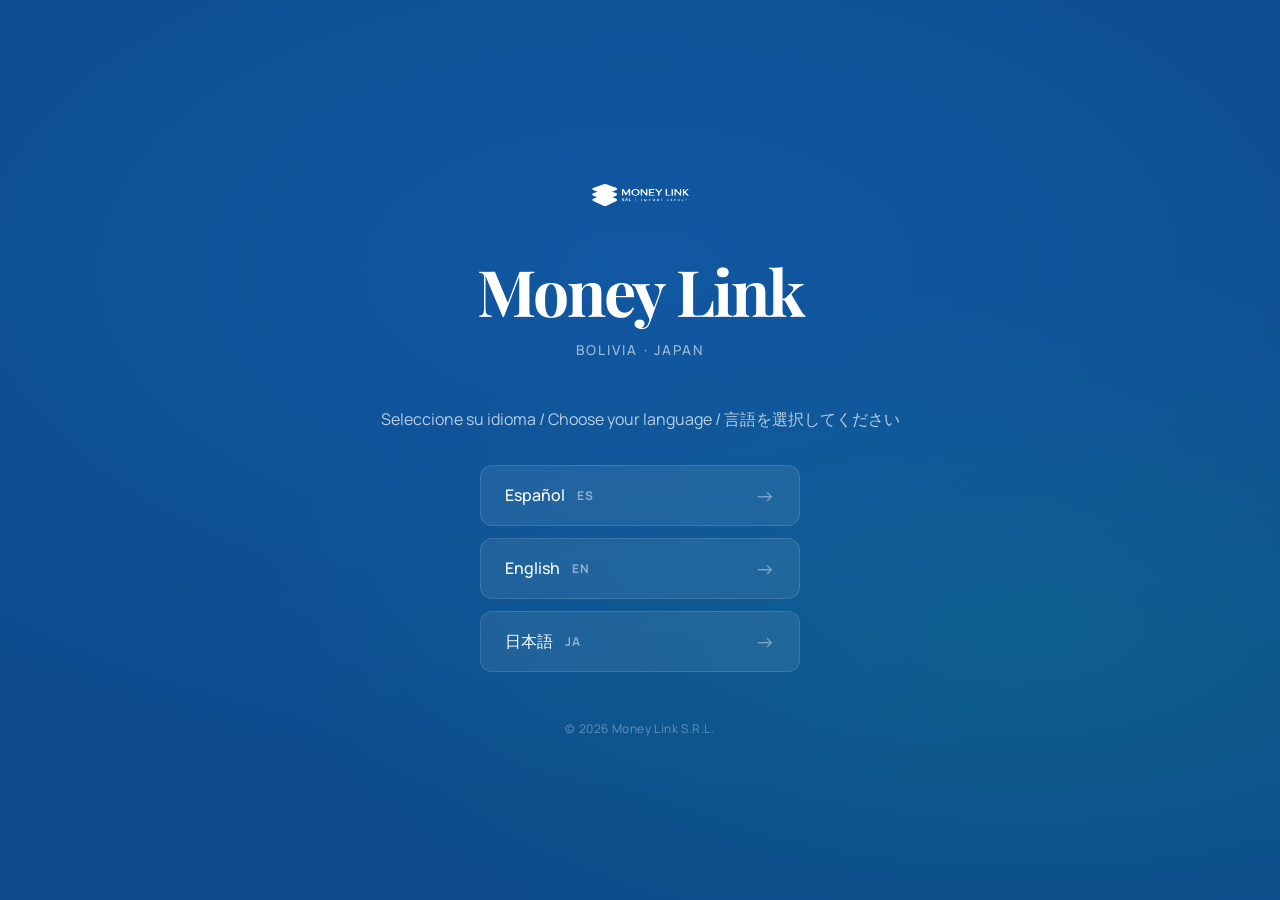
<file: index.html>
<!DOCTYPE html>
<html lang="es">
<head>
  <meta charset="utf-8">
  <script>((d)=>{if(localStorage.getItem("moneylink-theme")==="dark"||((!localStorage.getItem("moneylink-theme"))&&matchMedia("(prefers-color-scheme:dark)").matches))d.classList.add("dark")})(document.documentElement)</script>
  <meta name="viewport" content="width=device-width, initial-scale=1.0">
  <title>Moneylink — Bolivia · Japan</title>
  <meta name="description" content="Moneylink: exportación de productos bolivianos auténticos hacia Japón. Quinua, cacao, cerveza y más. Seleccione su idioma.">
  <link rel="preconnect" href="https://fonts.googleapis.com">
  <link rel="preconnect" href="https://fonts.gstatic.com" crossorigin>
  <link href="https://fonts.googleapis.com/css2?family=Playfair+Display:wght@400;600;700&family=Manrope:wght@400;500;700&family=Noto+Sans+JP:wght@400;500;700&family=Noto+Serif+JP:wght@600;700&display=swap" rel="stylesheet">
  <style>
    :root {
      --primary: #0D4B8C;
      --primary-light: #1565B8;
      --on-primary: #ffffff;
      --background: #f8fafb;
      --surface-container: #eceef1;
      --outline-variant: #C4C7CF;
      --secondary: #5A6270;
      --tertiary: #0E8C84;
      --tertiary-light: #18A89E;
    }
    *, *::before, *::after { box-sizing: border-box; margin: 0; padding: 0; }
    html { height: 100%; }
    body {
      font-family: 'Manrope', system-ui, sans-serif;
      background: var(--primary);
      color: var(--on-primary);
      min-height: 100vh;
      display: flex;
      flex-direction: column;
      align-items: center;
      justify-content: center;
      padding: 2rem;
      -webkit-font-smoothing: antialiased;
      position: relative;
      overflow: hidden;
    }
    body::before {
      content: '';
      position: absolute;
      inset: 0;
      background: radial-gradient(ellipse 80% 60% at 50% 30%, rgba(21, 101, 184, 0.5), transparent),
                  radial-gradient(ellipse 60% 40% at 80% 70%, rgba(14, 140, 132, 0.3), transparent);
      pointer-events: none;
    }
    .container {
      position: relative;
      z-index: 1;
      text-align: center;
      max-width: 600px;
      width: 100%;
    }
    .logo-img {
      height: 64px;
      width: auto;
      margin: 0 auto 1rem;
      filter: brightness(0) invert(1);
    }
    .logo {
      font-family: 'Playfair Display', Georgia, serif;
      font-size: clamp(2.5rem, 6vw, 4rem);
      font-weight: 700;
      letter-spacing: -0.03em;
      margin-bottom: 0.5rem;
    }
    .tagline {
      font-size: 0.85rem;
      letter-spacing: 0.15em;
      text-transform: uppercase;
      opacity: 0.6;
      margin-bottom: 3rem;
      font-weight: 500;
    }
    .subtitle {
      font-size: 1rem;
      opacity: 0.7;
      margin-bottom: 2rem;
      line-height: 1.6;
    }
    .langs {
      display: flex;
      flex-direction: column;
      gap: 0.75rem;
      width: 100%;
      max-width: 320px;
      margin: 0 auto;
    }
    .lang-card {
      display: flex;
      align-items: center;
      justify-content: space-between;
      padding: 1rem 1.5rem;
      background: rgba(255, 255, 255, 0.08);
      border: 1px solid rgba(255, 255, 255, 0.12);
      border-radius: 12px;
      color: var(--on-primary);
      text-decoration: none;
      font-size: 1rem;
      font-weight: 500;
      transition: all 200ms ease;
      backdrop-filter: blur(8px);
    }
    .lang-card:hover {
      background: rgba(255, 255, 255, 0.15);
      border-color: rgba(255, 255, 255, 0.25);
      transform: translateY(-2px);
    }
    .lang-card:active {
      transform: scale(0.98);
    }
    .lang-card .label {
      display: flex;
      align-items: center;
      gap: 0.75rem;
    }
    .lang-card .code {
      font-size: 0.75rem;
      letter-spacing: 0.1em;
      opacity: 0.5;
      text-transform: uppercase;
      font-weight: 700;
    }
    .lang-card .arrow {
      font-size: 1.25rem;
      opacity: 0.4;
      transition: opacity 200ms, transform 200ms;
    }
    .lang-card:hover .arrow {
      opacity: 1;
      transform: translateX(4px);
    }
    .footer-text {
      margin-top: 3rem;
      font-size: 0.75rem;
      opacity: 0.35;
      letter-spacing: 0.05em;
    }
    @media (prefers-reduced-motion: reduce) {
      * { transition-duration: 0.01ms !important; }
    }
    :focus-visible {
      outline: 2px solid rgba(255,255,255,0.5);
      outline-offset: 3px;
      border-radius: 4px;
    }
  </style>
</head>
<body>
  <div class="container">
    <img src="assets/img/logo.png" alt="Money Link SRL" class="logo-img">
    <h1 class="logo">Money Link</h1>
    <p class="tagline">Bolivia · Japan</p>
    <p class="subtitle">
      Seleccione su idioma / Choose your language / 言語を選択してください
    </p>
    <nav class="langs" aria-label="Language selection">
      <a href="es/index.html" class="lang-card" hreflang="es">
        <span class="label">
          <span>Español</span>
          <span class="code">ES</span>
        </span>
        <span class="arrow" aria-hidden="true">→</span>
      </a>
      <a href="en/index.html" class="lang-card" hreflang="en">
        <span class="label">
          <span>English</span>
          <span class="code">EN</span>
        </span>
        <span class="arrow" aria-hidden="true">→</span>
      </a>
      <a href="ja/index.html" class="lang-card" hreflang="ja">
        <span class="label">
          <span>日本語</span>
          <span class="code">JA</span>
        </span>
        <span class="arrow" aria-hidden="true">→</span>
      </a>
    </nav>
    <p class="footer-text">© <script>document.write(new Date().getFullYear())</script> Money Link S.R.L.</p>
  </div>
</body>
</html>
</file>
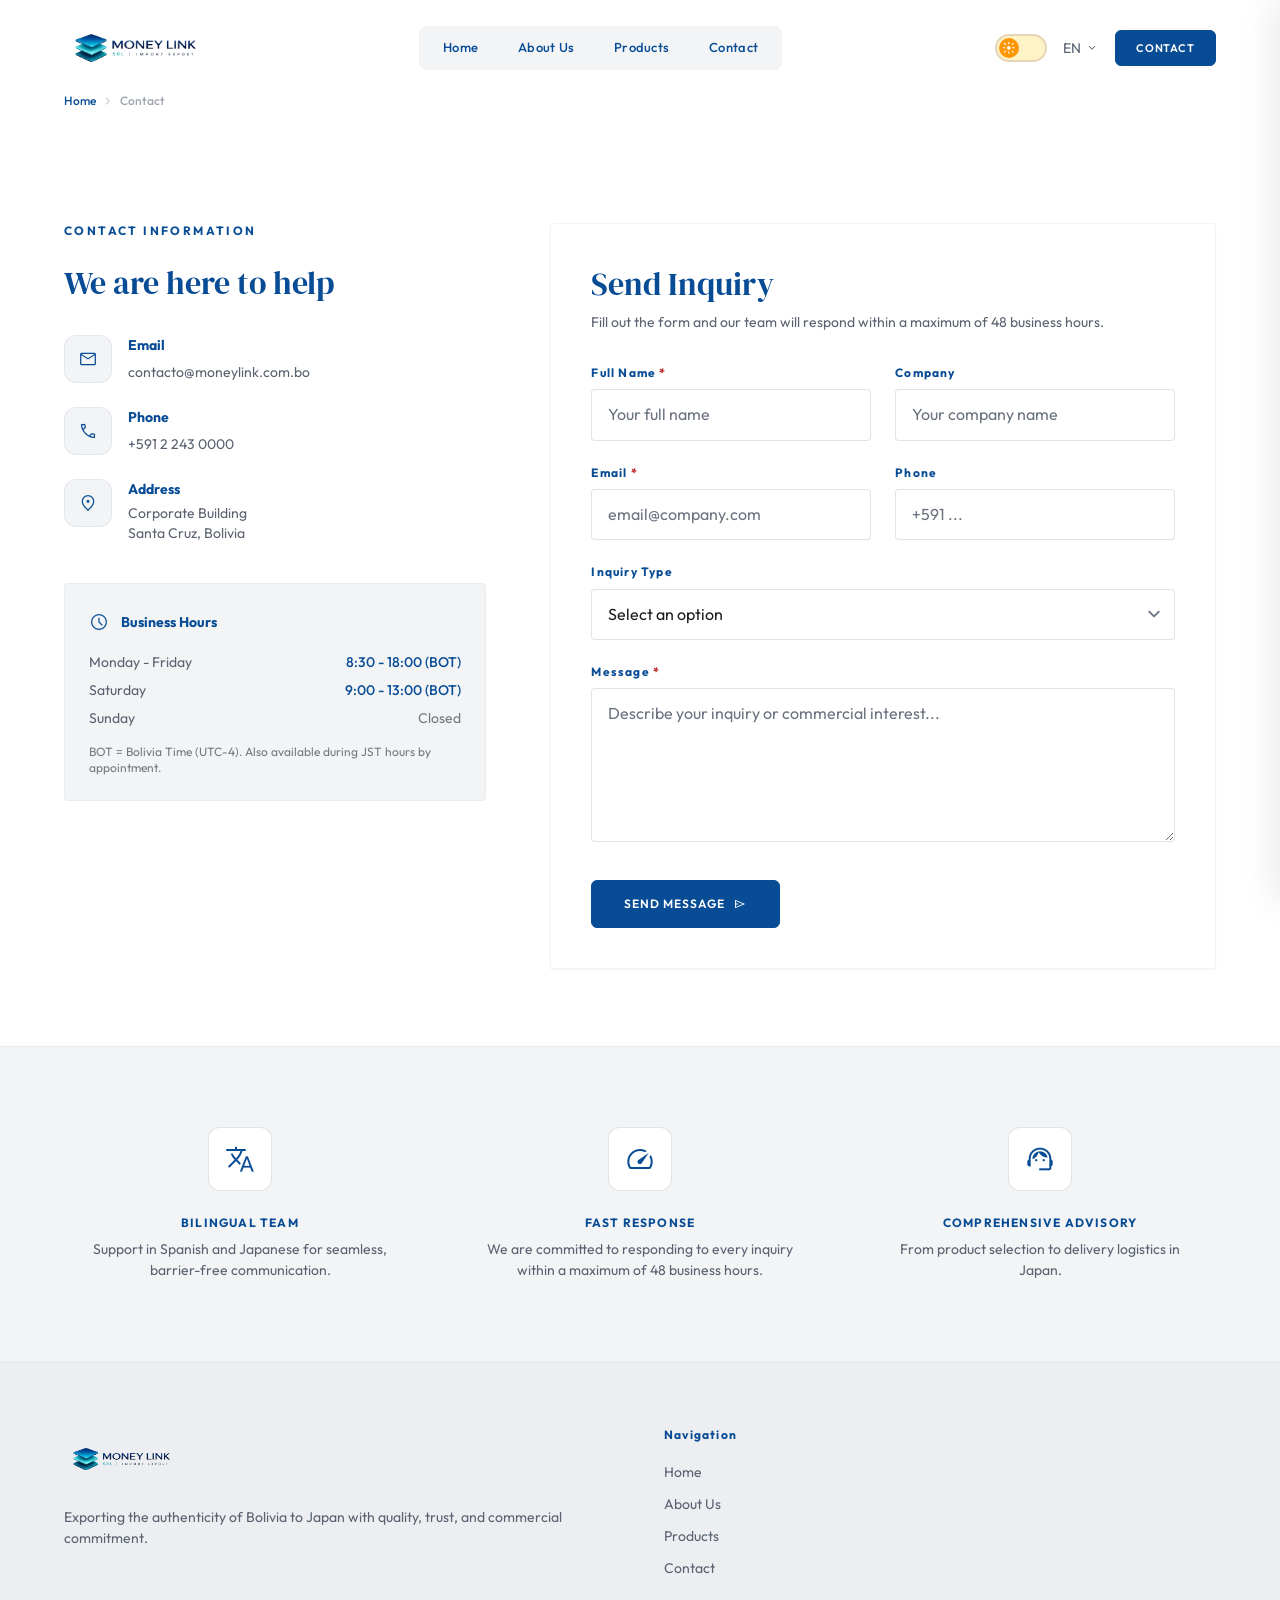
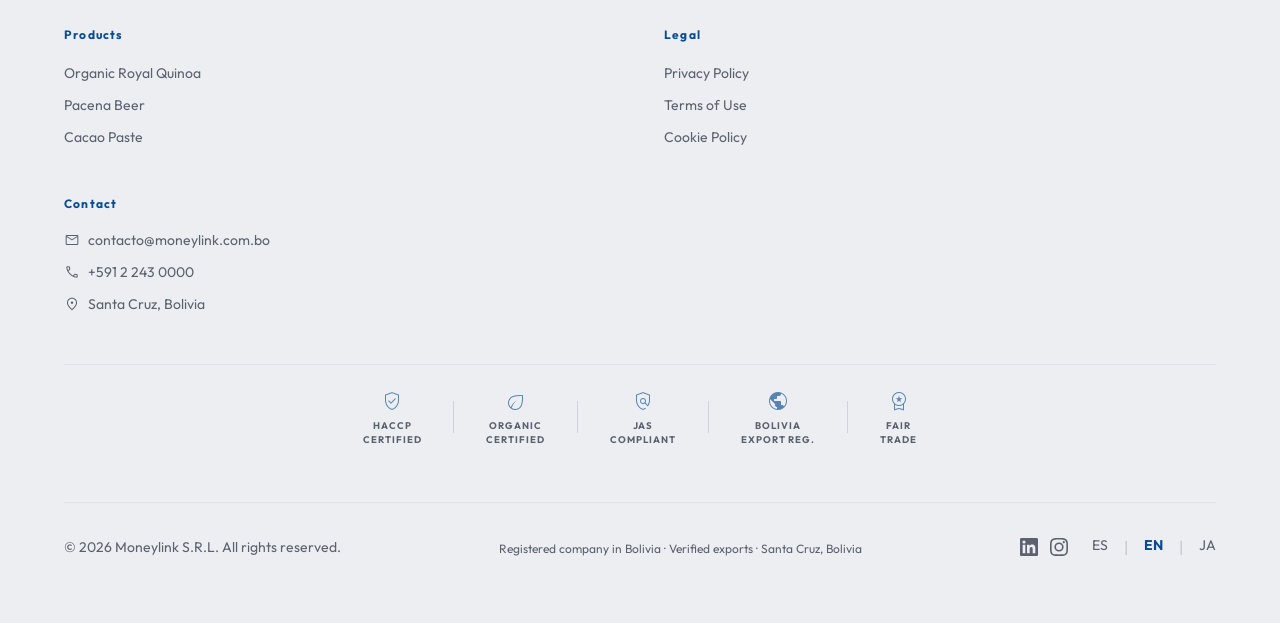
<file: en/contacto.html>
﻿<!DOCTYPE html>
<html lang="en">
<head>
  <meta charset="utf-8">
  <script>((d)=>{if(localStorage.getItem("moneylink-theme")==="dark"||((!localStorage.getItem("moneylink-theme"))&&matchMedia("(prefers-color-scheme:dark)").matches))d.classList.add("dark")})(document.documentElement)</script>
  <meta name="viewport" content="width=device-width, initial-scale=1.0">
  <title>Contact | Moneylink</title>
  <meta name="description" content="Contact the Moneylink commercial team. Bilingual assistance for importing authentic Bolivian products to Japan.">
  <link rel="alternate" hreflang="es" href="../es/contacto.html">
  <link rel="alternate" hreflang="en" href="../en/contacto.html">
  <link rel="alternate" hreflang="ja" href="../ja/contacto.html">
<link rel="icon" type="image/png" href="../assets/img/favicon.png">  <meta name="theme-color" content="#001C42">  <meta property="og:title" content="Contact | Moneylink">  <meta property="og:description" content="Contact the Moneylink commercial team. Bilingual assistance for importing authentic Bolivian products to Japan.">  <meta property="og:type" content="website">
  <link rel="preconnect" href="https://fonts.googleapis.com">
  <link rel="preconnect" href="https://fonts.gstatic.com" crossorigin>
  <link href="https://fonts.googleapis.com/css2?family=DM+Serif+Display&family=Outfit:wght@400;500;600;700&family=Noto+Sans+JP:wght@400;500;700&family=Noto+Serif+JP:wght@600;700&family=Material+Symbols+Outlined:wght,FILL@100..700,0..1&display=swap" rel="stylesheet">
  <link rel="stylesheet" href="../assets/css/tailwind.min.css">
  <link rel="stylesheet" href="../assets/css/styles.css">
</head>
<body class="bg-background text-on-surface font-body-md overflow-x-hidden">
  <div class="scroll-progress" aria-hidden="true"></div>

  <!-- HEADER -->
  <header data-header class="fixed top-0 w-full z-50 bg-background/90 backdrop-blur-md transition-all duration-200 left-0 right-0">
    <div class="max-w-container-max mx-auto px-4 md:px-margin-desktop py-unit flex justify-between items-center">
    <a href="index.html" class="flex items-center gap-3">
      <img src="../assets/img/logo.png" alt="Money Link SRL" class="h-20 w-auto">
    </a>
    <nav class="hidden md:flex items-center" aria-label="Main navigation">
      <ul class="pill-nav" id="pill-nav">
        <li><a href="index.html">Home</a></li>
        <li><a href="nosotros.html">About Us</a></li>
        <li><a href="productos.html">Products</a></li>
        <li><a href="contacto.html">Contact</a></li>
        <li class="pill-nav__cursor" aria-hidden="true"></li>
      </ul>
    </nav>
    <div class="flex items-center gap-4">
<button id="theme-toggle" data-theme-toggle class="theme-toggle hidden md:block" aria-label="Toggle theme" type="button"><span class="theme-toggle__knob"><svg class="theme-toggle__sun" viewBox="0 0 24 24" fill="none" xmlns="http://www.w3.org/2000/svg"><circle cx="12" cy="12" r="3.25" fill="currentColor"/><g stroke="currentColor" stroke-linecap="round" stroke-width="2"><path d="M12 2.5v2.5"/><path d="M12 19v2.5"/><path d="M4.22 4.22l1.77 1.77"/><path d="M18.01 18.01l1.77 1.77"/><path d="M2.5 12h2.5"/><path d="M19 12h2.5"/><path d="M4.22 19.78l1.77-1.77"/><path d="M18.01 5.99l1.77-1.77"/></g></svg><svg class="theme-toggle__moon" viewBox="0 0 24 24" fill="none" stroke="currentColor" stroke-width="2" stroke-linecap="round" stroke-linejoin="round" xmlns="http://www.w3.org/2000/svg"><path d="M21 12.79A9 9 0 1 1 11.21 3 7 7 0 0 0 21 12.79z"/></svg></span></button>
      <div class="relative hidden md:block">
        <button id="lang-btn" class="text-secondary hover:text-primary transition-colors cursor-pointer font-body-sm text-body-sm flex items-center gap-1" aria-expanded="false" aria-haspopup="true">
          EN <span class="material-symbols-outlined text-sm">expand_more</span>
        </button>
        <div id="lang-dropdown" class="lang-dropdown" role="menu">
          <a href="../es/contacto.html" role="menuitem">Espanol</a>
          <a href="../en/contacto.html" role="menuitem" aria-current="page">English</a>
          <a href="../ja/contacto.html" role="menuitem">日本語</a>
        </div>
      </div>
      <a href="contacto.html" class="hidden md:inline-flex btn-primary btn-primary--sm">Contact</a>
      <button id="nav-toggle" class="md:hidden text-primary p-1" aria-label="Open menu" aria-expanded="false">
        <span class="material-symbols-outlined text-2xl">menu</span>
      </button>
    </div>
    </div>
  </header>

  <!-- MOBILE NAV -->
  <div id="mobile-nav-overlay" class="mobile-nav-overlay"></div>
  <aside id="mobile-nav" class="mobile-nav" aria-label="Mobile menu">
    <div class="mobile-nav__header">
      <img src="../assets/img/logo.png" alt="Money Link SRL" class="h-16 w-auto">
      <button id="nav-close" class="text-secondary p-1" aria-label="Close menu"><span class="material-symbols-outlined">close</span></button>
    </div>
    <div class="mobile-nav__links">
      <a href="index.html"><span class="material-symbols-outlined text-lg">home</span> Home</a>
      <a href="nosotros.html"><span class="material-symbols-outlined text-lg">info</span> About Us</a>
      <a href="productos.html"><span class="material-symbols-outlined text-lg">inventory_2</span> Products</a>
      <a href="contacto.html" aria-current="page"><span class="material-symbols-outlined text-lg">mail</span> Contact</a>
    </div>
    <div class="mobile-nav__footer">
      <div class="mobile-nav__theme-row">
        <span class="mobile-nav__theme-label">Theme</span>
        <button data-theme-toggle class="theme-toggle" aria-label="Toggle theme" type="button"><span class="theme-toggle__knob"><svg class="theme-toggle__sun" viewBox="0 0 24 24" fill="none" xmlns="http://www.w3.org/2000/svg"><circle cx="12" cy="12" r="3.25" fill="currentColor"/><g stroke="currentColor" stroke-linecap="round" stroke-width="2"><path d="M12 2.5v2.5"/><path d="M12 19v2.5"/><path d="M4.22 4.22l1.77 1.77"/><path d="M18.01 18.01l1.77 1.77"/><path d="M2.5 12h2.5"/><path d="M19 12h2.5"/><path d="M4.22 19.78l1.77-1.77"/><path d="M18.01 5.99l1.77-1.77"/></g></svg><svg class="theme-toggle__moon" viewBox="0 0 24 24" fill="none" stroke="currentColor" stroke-width="2" stroke-linecap="round" stroke-linejoin="round" xmlns="http://www.w3.org/2000/svg"><path d="M21 12.79A9 9 0 1 1 11.21 3 7 7 0 0 0 21 12.79z"/></svg></span></button>
      </div>
      <div class="mobile-nav__langs">
        <a href="../es/contacto.html">ES</a>
        <a href="../en/contacto.html" aria-current="page">EN</a>
        <a href="../ja/contacto.html">JA</a>
      </div>
    </div>
  </aside>

  <main class="pt-20">
    <div class="max-w-container-max mx-auto px-4 md:px-margin-desktop">
      <nav aria-label="Breadcrumb" class="breadcrumb">
        <span class="breadcrumb__item"><a href="index.html">Home</a></span>
        <span class="breadcrumb__sep material-symbols-outlined" aria-hidden="true">chevron_right</span>
        <span class="breadcrumb__item breadcrumb__item--current" aria-current="page">Contact</span>
      </nav>
    </div>
    <!-- CONTACT CONTENT -->
    <section class="max-w-container-max mx-auto px-4 md:px-margin-desktop py-16 md:py-[clamp(3rem,6vw,6rem)]">
      <div class="grid grid-cols-1 lg:grid-cols-5 gap-12 lg:gap-16">

        <!-- LEFT: Contact Info -->
        <div class="lg:col-span-2" data-reveal="slide-right">
          <span class="font-label-caps text-label-caps text-primary tracking-[0.2em] uppercase mb-6 block">Contact Information</span>
          <h2 class="font-headline-lg text-headline-lg text-primary mb-8">We are here to help</h2>

          <div class="space-y-6 mb-10">
            <div class="flex items-start gap-4">
              <div class="w-12 h-12 rounded-full bg-surface-container-low flex items-center justify-center border border-outline-variant/30 shrink-0">
                <span class="material-symbols-outlined text-primary text-xl">mail</span>
              </div>
              <div>
                <h3 class="font-bold text-primary text-sm mb-1">Email</h3>
                <a href="mailto:contacto@moneylink.com.bo" class="text-secondary hover:text-primary text-sm transition-colors">contacto@moneylink.com.bo</a>
              </div>
            </div>

            <div class="flex items-start gap-4">
              <div class="w-12 h-12 rounded-full bg-surface-container-low flex items-center justify-center border border-outline-variant/30 shrink-0">
                <span class="material-symbols-outlined text-primary text-xl">call</span>
              </div>
              <div>
                <h3 class="font-bold text-primary text-sm mb-1">Phone</h3>
                <a href="tel:+59122430000" class="text-secondary hover:text-primary text-sm transition-colors">+591 2 243 0000</a>
              </div>
            </div>

            <div class="flex items-start gap-4">
              <div class="w-12 h-12 rounded-full bg-surface-container-low flex items-center justify-center border border-outline-variant/30 shrink-0">
                <span class="material-symbols-outlined text-primary text-xl">location_on</span>
              </div>
              <div>
                <h3 class="font-bold text-primary text-sm mb-1">Address</h3>
                <p class="text-secondary text-sm">Corporate Building<br>Santa Cruz, Bolivia</p>
              </div>
            </div>
          </div>

          <!-- Business Hours -->
          <div class="bg-surface-container-low border border-outline-variant/20 rounded-lg p-6">
            <div class="flex items-center gap-3 mb-4">
              <span class="material-symbols-outlined text-primary text-xl">schedule</span>
              <h3 class="font-bold text-primary text-sm">Business Hours</h3>
            </div>
            <ul class="space-y-2 text-sm text-secondary">
              <li class="flex justify-between">
                <span>Monday - Friday</span>
                <span class="font-medium text-primary">8:30 - 18:00 (BOT)</span>
              </li>
              <li class="flex justify-between">
                <span>Saturday</span>
                <span class="font-medium text-primary">9:00 - 13:00 (BOT)</span>
              </li>
              <li class="flex justify-between">
                <span>Sunday</span>
                <span class="text-outline">Closed</span>
              </li>
            </ul>
            <p class="text-xs text-outline mt-4">BOT = Bolivia Time (UTC-4). Also available during JST hours by appointment.</p>
          </div>
        </div>

        <!-- RIGHT: Contact Form -->
        <div class="lg:col-span-3" data-reveal>
          <div class="bg-white border border-outline-variant/20 rounded-lg p-6 md:p-10 shadow-sm">
            <h2 class="font-headline-lg text-headline-lg text-primary mb-2">Send Inquiry</h2>
            <p class="font-body-sm text-body-sm text-secondary mb-8">Fill out the form and our team will respond within a maximum of 48 business hours.</p>

            <form id="contact-form" novalidate>
              <div class="grid grid-cols-1 md:grid-cols-2 gap-6 mb-6">
                <!-- Nombre -->
                <div class="field-group">
                  <label for="nombre" class="block font-label-caps text-label-caps text-primary mb-2">Full Name <span class="text-error">*</span></label>
                  <input type="text" id="nombre" name="nombre" required aria-describedby="nombre-error" aria-invalid="false" maxlength="100"
                    class="w-full px-4 py-3 border border-outline-variant/50 rounded-lg bg-background text-on-surface font-body-md text-body-md focus:border-primary focus:ring-1 focus:ring-primary transition-colors"
                    placeholder="Your full name">
                  <div role="alert" class="field-error text-error text-xs mt-1" style="display:none;">This field is required.</div>
                </div>

                <!-- Empresa -->
                <div class="field-group">
                  <label for="empresa" class="block font-label-caps text-label-caps text-primary mb-2">Company</label>
                  <input type="text" id="empresa" name="empresa" maxlength="100"
                    class="w-full px-4 py-3 border border-outline-variant/50 rounded-lg bg-background text-on-surface font-body-md text-body-md focus:border-primary focus:ring-1 focus:ring-primary transition-colors"
                    placeholder="Your company name">
                </div>
              </div>

              <div class="grid grid-cols-1 md:grid-cols-2 gap-6 mb-6">
                <!-- Email -->
                <div class="field-group">
                  <label for="email" class="block font-label-caps text-label-caps text-primary mb-2">Email <span class="text-error">*</span></label>
                  <input type="email" id="email" name="email" required aria-describedby="email-error" aria-invalid="false" maxlength="254"
                    class="w-full px-4 py-3 border border-outline-variant/50 rounded-lg bg-background text-on-surface font-body-md text-body-md focus:border-primary focus:ring-1 focus:ring-primary transition-colors"
                    placeholder="email@company.com">
                  <div role="alert" class="field-error text-error text-xs mt-1" style="display:none;">Please enter a valid email address.</div>
                </div>

                <!-- Telefono -->
                <div class="field-group">
                  <label for="telefono" class="block font-label-caps text-label-caps text-primary mb-2">Phone</label>
                  <input type="tel" id="telefono" name="telefono" maxlength="20"
                    class="w-full px-4 py-3 border border-outline-variant/50 rounded-lg bg-background text-on-surface font-body-md text-body-md focus:border-primary focus:ring-1 focus:ring-primary transition-colors"
                    placeholder="+591 ...">
                </div>
              </div>

              <!-- Tipo de consulta -->
              <div class="field-group mb-6">
                <label for="tipo" class="block font-label-caps text-label-caps text-primary mb-2">Inquiry Type</label>
                <select id="tipo" name="tipo"
                  class="w-full px-4 py-3 border border-outline-variant/50 rounded-lg bg-background text-on-surface font-body-md text-body-md focus:border-primary focus:ring-1 focus:ring-primary transition-colors">
                  <option value="" disabled selected>Select an option</option>
                  <option value="productos">Product Interest</option>
                  <option value="distribucion">Distribution & Partnerships</option>
                  <option value="general">General Inquiry</option>
                </select>
              </div>

              <!-- Mensaje -->
              <div class="field-group mb-8">
                <label for="mensaje" class="block font-label-caps text-label-caps text-primary mb-2">Message <span class="text-error">*</span></label>
                <textarea id="mensaje" name="mensaje" required rows="5" maxlength="2000"
                  class="w-full px-4 py-3 border border-outline-variant/50 rounded-lg bg-background text-on-surface font-body-md text-body-md focus:border-primary focus:ring-1 focus:ring-primary transition-colors resize-y"
                  placeholder="Describe your inquiry or commercial interest..."></textarea>
                <div role="alert" class="field-error text-error text-xs mt-1" style="display:none;">This field is required.</div>
              </div>

              <!-- Submit -->
              <button type="submit" data-label="Send Inquiry"
                class="btn-primary w-full md:w-auto">
                Send Message <span class="material-symbols-outlined text-sm">send</span>
              </button>
            </form>

            <!-- Form Success -->
            <div id="form-success" class="form-success">
              <div class="py-8">
                <div class="w-16 h-16 rounded-full bg-tertiary-fixed flex items-center justify-center mx-auto mb-6">
                  <span class="material-symbols-outlined text-tertiary text-3xl">check_circle</span>
                </div>
                <h3 class="font-headline-lg text-headline-lg text-primary mb-3">Inquiry Sent</h3>
                <p class="font-body-md text-body-md text-secondary max-w-md mx-auto">
                  Thank you for contacting us. Our team will review your inquiry and respond within the next 48 business hours.
                </p>
                <a href="index.html" class="inline-flex items-center gap-2 mt-8 text-primary font-label-caps text-label-caps hover:gap-4 transition-all">
                  Back to Home <span class="material-symbols-outlined text-sm">arrow_forward</span>
                </a>
              </div>
            </div>
          </div>
        </div>

      </div>
    </section>

    <!-- MAP / CTA SECTION -->
    <section class="bg-surface-container-low border-y border-outline-variant/20">
      <div class="max-w-container-max mx-auto px-4 md:px-margin-desktop py-16 md:py-20">
        <div class="grid grid-cols-1 md:grid-cols-3 gap-8 md:gap-12 text-center">
          <div class="flex flex-col items-center">
            <div class="w-16 h-16 rounded-full bg-background flex items-center justify-center mb-6 border border-outline-variant/50">
              <span class="material-symbols-outlined text-primary text-[32px]">translate</span>
            </div>
            <h4 class="font-label-caps text-label-caps text-primary mb-2 uppercase tracking-widest">Bilingual Team</h4>
            <p class="font-body-sm text-body-sm text-secondary px-4">Support in Spanish and Japanese for seamless, barrier-free communication.</p>
          </div>
          <div class="flex flex-col items-center">
            <div class="w-16 h-16 rounded-full bg-background flex items-center justify-center mb-6 border border-outline-variant/50">
              <span class="material-symbols-outlined text-primary text-[32px]">speed</span>
            </div>
            <h4 class="font-label-caps text-label-caps text-primary mb-2 uppercase tracking-widest">Fast Response</h4>
            <p class="font-body-sm text-body-sm text-secondary px-4">We are committed to responding to every inquiry within a maximum of 48 business hours.</p>
          </div>
          <div class="flex flex-col items-center">
            <div class="w-16 h-16 rounded-full bg-background flex items-center justify-center mb-6 border border-outline-variant/50">
              <span class="material-symbols-outlined text-primary text-[32px]">support_agent</span>
            </div>
            <h4 class="font-label-caps text-label-caps text-primary mb-2 uppercase tracking-widest">Comprehensive Advisory</h4>
            <p class="font-body-sm text-body-sm text-secondary px-4">From product selection to delivery logistics in Japan.</p>
          </div>
        </div>
      </div>
    </section>
  </main>

  <!-- FOOTER -->
  <footer class="bg-surface-container border-t border-outline-variant/20">
    <div class="max-w-container-max mx-auto px-4 md:px-margin-desktop py-12 md:py-16">
      <div class="grid grid-cols-1 sm:grid-cols-2 md:grid-cols-5 gap-8 md:gap-12 mb-12">
        <div class="md:col-span-1">
          <img src="../assets/img/logo.png" alt="Money Link SRL" class="h-16 w-auto mb-4">
          <p class="font-body-sm text-body-sm text-secondary">Exporting the authenticity of Bolivia to Japan with quality, trust, and commercial commitment.</p>
        </div>
        <div>
          <h4 class="font-label-caps text-label-caps text-primary mb-4">Navigation</h4>
          <ul class="space-y-2">
            <li><a href="index.html" class="text-secondary hover:text-primary text-sm transition-colors">Home</a></li>
            <li><a href="nosotros.html" class="text-secondary hover:text-primary text-sm transition-colors">About Us</a></li>
            <li><a href="productos.html" class="text-secondary hover:text-primary text-sm transition-colors">Products</a></li>
            <li><a href="contacto.html" class="text-secondary hover:text-primary text-sm transition-colors">Contact</a></li>
          </ul>
        </div>
        <div>
          <h4 class="font-label-caps text-label-caps text-primary mb-4">Products</h4>
          <ul class="space-y-2">
            <li><a href="productos/quinua-real.html" class="text-secondary hover:text-primary text-sm transition-colors">Organic Royal Quinoa</a></li>
            <li><a href="productos/cerveza-pacena.html" class="text-secondary hover:text-primary text-sm transition-colors">Pacena Beer</a></li>
            <li><a href="productos/cacao-pasta.html" class="text-secondary hover:text-primary text-sm transition-colors">Cacao Paste</a></li>
          </ul>
        </div>
        <div>
          <h4 class="font-label-caps text-label-caps text-primary mb-4">Legal</h4>
          <ul class="space-y-2">
            <li><a href="#" class="footer-legal-link">Privacy Policy</a></li>
            <li><a href="#" class="footer-legal-link">Terms of Use</a></li>
            <li><a href="#" class="footer-legal-link">Cookie Policy</a></li>
          </ul>
        </div>
        <div>
          <h4 class="font-label-caps text-label-caps text-primary mb-4">Contact</h4>
          <ul class="space-y-2">
            <li class="flex items-center gap-2 text-secondary text-sm"><span class="material-symbols-outlined text-base">mail</span> contacto@moneylink.com.bo</li>
            <li class="flex items-center gap-2 text-secondary text-sm"><span class="material-symbols-outlined text-base">call</span> +591 2 243 0000</li>
            <li class="flex items-center gap-2 text-secondary text-sm"><span class="material-symbols-outlined text-base">location_on</span> Santa Cruz, Bolivia</li>
          </ul>
        </div>
      </div>
      <div class="cert-strip">
            <div class="cert-badge">
              <span class="material-symbols-outlined cert-badge__icon">verified_user</span>
              <span class="cert-badge__label">HACCP<br>Certified</span>
            </div>
            <div class="cert-divider" aria-hidden="true"></div>
            <div class="cert-badge">
              <span class="material-symbols-outlined cert-badge__icon">eco</span>
              <span class="cert-badge__label">Organic<br>Certified</span>
            </div>
            <div class="cert-divider" aria-hidden="true"></div>
            <div class="cert-badge">
              <span class="material-symbols-outlined cert-badge__icon">policy</span>
              <span class="cert-badge__label">JAS<br>Compliant</span>
            </div>
            <div class="cert-divider" aria-hidden="true"></div>
            <div class="cert-badge">
              <span class="material-symbols-outlined cert-badge__icon">public</span>
              <span class="cert-badge__label">Bolivia<br>Export Reg.</span>
            </div>
            <div class="cert-divider" aria-hidden="true"></div>
            <div class="cert-badge">
              <span class="material-symbols-outlined cert-badge__icon">workspace_premium</span>
              <span class="cert-badge__label">Fair<br>Trade</span>
            </div>
          </div>
          <div class="border-t border-outline-variant/30 pt-8 flex flex-col md:flex-row justify-between items-center gap-4">
        <p class="font-body-sm text-body-sm text-secondary">&copy; <span data-year></span> Moneylink S.R.L. All rights reserved.</p>
        <p class="text-xs text-secondary opacity-60 mt-1">Registered company in Bolivia &middot; Verified exports &middot; Santa Cruz, Bolivia</p>
        <div class="flex items-center gap-6">
          <!-- Social Media -->
          <div class="flex items-center gap-3">
            <a href="#" aria-label="LinkedIn (próximamente)" aria-disabled="true" tabindex="-1" class="text-secondary opacity-40 cursor-not-allowed pointer-events-none">
              <svg xmlns="http://www.w3.org/2000/svg" width="18" height="18" viewBox="0 0 24 24" fill="currentColor" aria-hidden="true"><path d="M20.447 20.452h-3.554v-5.569c0-1.328-.027-3.037-1.852-3.037-1.853 0-2.136 1.445-2.136 2.939v5.667H9.351V9h3.414v1.561h.046c.477-.9 1.637-1.85 3.37-1.85 3.601 0 4.267 2.37 4.267 5.455v6.286zM5.337 7.433a2.062 2.062 0 01-2.063-2.065 2.064 2.064 0 112.063 2.065zm1.782 13.019H3.555V9h3.564v11.452zM22.225 0H1.771C.792 0 0 .774 0 1.729v20.542C0 23.227.792 24 1.771 24h20.451C23.2 24 24 23.227 24 22.271V1.729C24 .774 23.2 0 22.222 0h.003z"/></svg>
            </a>
            <a href="#" aria-label="Instagram (próximamente)" aria-disabled="true" tabindex="-1" class="text-secondary opacity-40 cursor-not-allowed pointer-events-none">
              <svg xmlns="http://www.w3.org/2000/svg" width="18" height="18" viewBox="0 0 24 24" fill="currentColor" aria-hidden="true"><path d="M12 2.163c3.204 0 3.584.012 4.85.07 3.252.148 4.771 1.691 4.919 4.919.058 1.265.069 1.645.069 4.849 0 3.205-.012 3.584-.069 4.849-.149 3.225-1.664 4.771-4.919 4.919-1.266.058-1.644.07-4.85.07-3.204 0-3.584-.012-4.849-.07-3.26-.149-4.771-1.699-4.919-4.92-.058-1.265-.07-1.644-.07-4.849 0-3.204.013-3.583.07-4.849.149-3.227 1.664-4.771 4.919-4.919 1.266-.057 1.645-.069 4.849-.069zm0-2.163c-3.259 0-3.667.014-4.947.072-4.358.2-6.78 2.618-6.98 6.98-.059 1.281-.073 1.689-.073 4.948 0 3.259.014 3.668.072 4.948.2 4.358 2.618 6.78 6.98 6.98 1.281.058 1.689.072 4.948.072 3.259 0 3.668-.014 4.948-.072 4.354-.2 6.782-2.618 6.979-6.98.059-1.28.073-1.689.073-4.948 0-3.259-.014-3.667-.072-4.947-.196-4.354-2.617-6.78-6.979-6.98-1.281-.059-1.69-.073-4.949-.073zm0 5.838a6.162 6.162 0 100 12.324 6.162 6.162 0 000-12.324zM12 16a4 4 0 110-8 4 4 0 010 8zm6.406-11.845a1.44 1.44 0 100 2.881 1.44 1.44 0 000-2.881z"/></svg>
            </a>
          </div>
        <div class="flex gap-4">
          <a href="../es/contacto.html" class="text-secondary hover:text-primary text-sm transition-colors">ES</a>
          <span class="text-outline-variant">|</span>
          <a href="../en/contacto.html" class="text-primary font-bold text-sm" aria-current="page">EN</a>
          <span class="text-outline-variant">|</span>
          <a href="../ja/contacto.html" class="text-secondary hover:text-primary text-sm transition-colors">JA</a>
        </div>
        </div>
      </div>
    </div>
  </footer>

  <script src="../assets/js/main.js"></script>
</body>
</html>
</file>
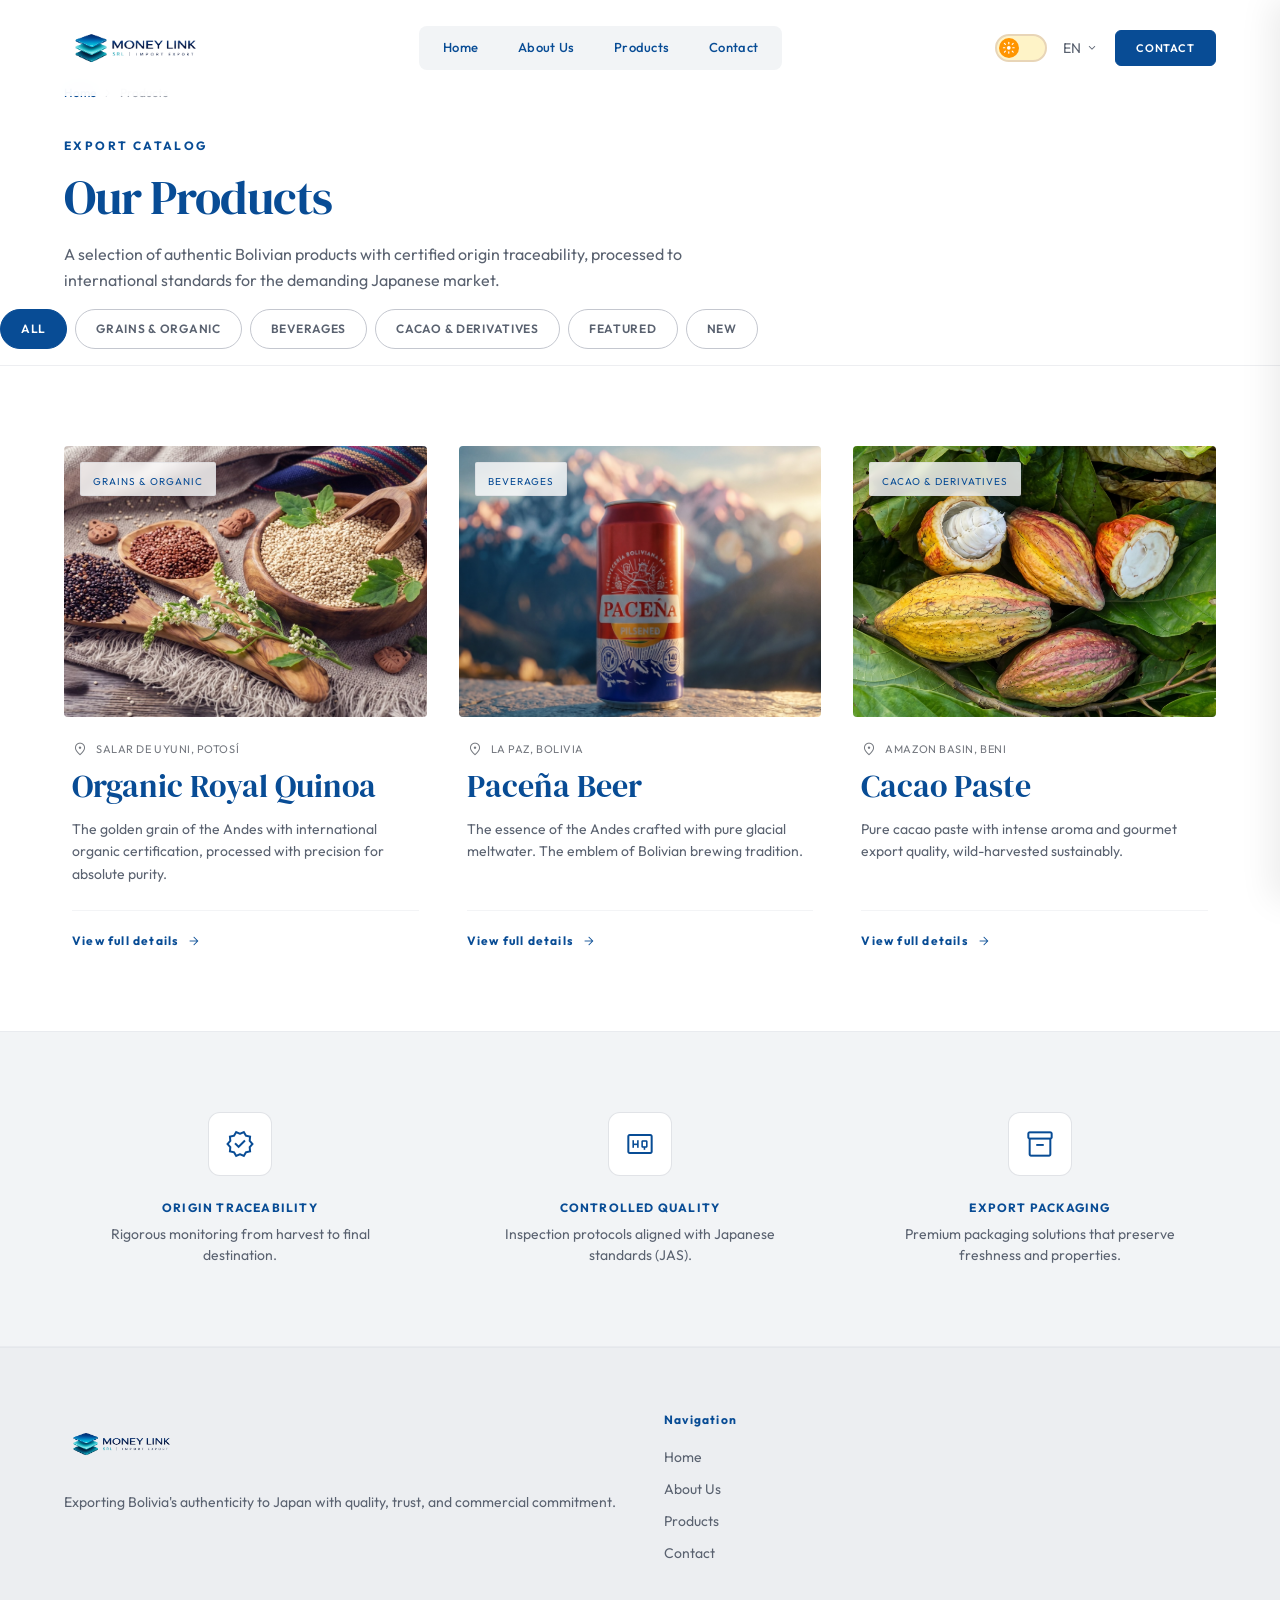
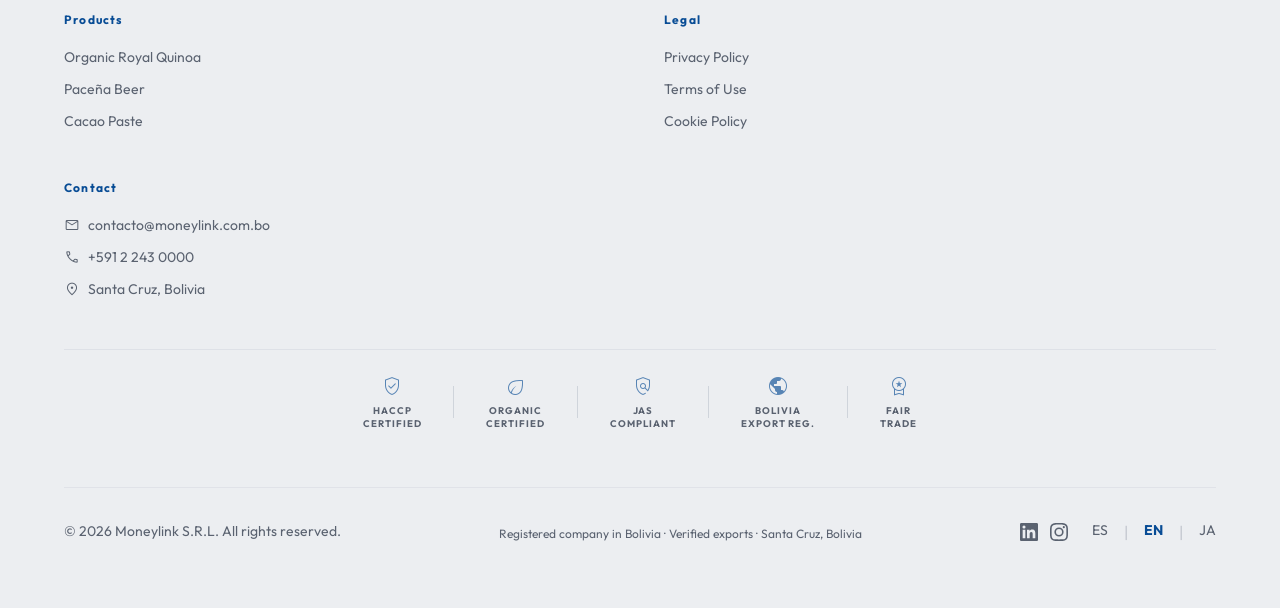
<file: en/productos.html>
﻿<!DOCTYPE html>
<html lang="en">
<head>
  <meta charset="utf-8">
  <script>((d)=>{if(localStorage.getItem("moneylink-theme")==="dark"||((!localStorage.getItem("moneylink-theme"))&&matchMedia("(prefers-color-scheme:dark)").matches))d.classList.add("dark")})(document.documentElement)</script>
  <meta name="viewport" content="width=device-width, initial-scale=1.0">
  <title>Products | Moneylink — Bolivian Export Catalog</title>
  <meta name="description" content="Bolivian export product catalog: organic royal quinoa, Paceña beer, cacao paste. Certified quality for the Japanese market.">
  <link rel="alternate" hreflang="es" href="../es/productos.html">
  <link rel="alternate" hreflang="en" href="../en/productos.html">
  <link rel="alternate" hreflang="ja" href="../ja/productos.html">
<link rel="icon" type="image/png" href="../assets/img/favicon.png">  <meta name="theme-color" content="#001C42">  <meta property="og:title" content="Products | Moneylink — Bolivian Export Catalog">  <meta property="og:description" content="Bolivian export product catalog: organic royal quinoa, Paceña beer, cacao paste. Certified quality for the Japanese market.">  <meta property="og:type" content="website">
  <link rel="preconnect" href="https://fonts.googleapis.com">
  <link rel="preconnect" href="https://fonts.gstatic.com" crossorigin>
  <link href="https://fonts.googleapis.com/css2?family=DM+Serif+Display&family=Outfit:wght@400;500;600;700&family=Noto+Sans+JP:wght@400;500;700&family=Noto+Serif+JP:wght@600;700&family=Material+Symbols+Outlined:wght,FILL@100..700,0..1&display=swap" rel="stylesheet">
  <link rel="stylesheet" href="../assets/css/tailwind.min.css">
  <link rel="stylesheet" href="../assets/css/styles.css">
</head>
<body class="bg-background text-on-surface font-body-md overflow-x-hidden">

  <!-- HEADER -->
  <header data-header class="fixed top-0 w-full z-50 bg-background/90 backdrop-blur-md transition-all duration-200 left-0 right-0">
    <div class="max-w-container-max mx-auto px-4 md:px-margin-desktop py-unit flex justify-between items-center">
    <a href="index.html" class="flex items-center gap-3">
      <img src="../assets/img/logo.png" alt="Money Link SRL" class="h-20 w-auto">
    </a>
    <nav class="hidden md:flex items-center" aria-label="Main navigation">
      <ul class="pill-nav" id="pill-nav">
        <li><a href="index.html">Home</a></li>
        <li><a href="nosotros.html">About Us</a></li>
        <li><a href="productos.html">Products</a></li>
        <li><a href="contacto.html">Contact</a></li>
        <li class="pill-nav__cursor" aria-hidden="true"></li>
      </ul>
    </nav>
    <div class="flex items-center gap-4">
<button id="theme-toggle" data-theme-toggle class="theme-toggle hidden md:block" aria-label="Toggle theme" type="button"><span class="theme-toggle__knob"><svg class="theme-toggle__sun" viewBox="0 0 24 24" fill="none" xmlns="http://www.w3.org/2000/svg"><circle cx="12" cy="12" r="3.25" fill="currentColor"/><g stroke="currentColor" stroke-linecap="round" stroke-width="2"><path d="M12 2.5v2.5"/><path d="M12 19v2.5"/><path d="M4.22 4.22l1.77 1.77"/><path d="M18.01 18.01l1.77 1.77"/><path d="M2.5 12h2.5"/><path d="M19 12h2.5"/><path d="M4.22 19.78l1.77-1.77"/><path d="M18.01 5.99l1.77-1.77"/></g></svg><svg class="theme-toggle__moon" viewBox="0 0 24 24" fill="none" stroke="currentColor" stroke-width="2" stroke-linecap="round" stroke-linejoin="round" xmlns="http://www.w3.org/2000/svg"><path d="M21 12.79A9 9 0 1 1 11.21 3 7 7 0 0 0 21 12.79z"/></svg></span></button>
      <div class="relative hidden md:block">
        <button id="lang-btn" class="text-secondary hover:text-primary transition-colors cursor-pointer font-body-sm text-body-sm flex items-center gap-1" aria-expanded="false" aria-haspopup="true">
          EN <span class="material-symbols-outlined text-sm">expand_more</span>
        </button>
        <div id="lang-dropdown" class="lang-dropdown" role="menu">
          <a href="../es/productos.html" role="menuitem">Español</a>
          <a href="../en/productos.html" role="menuitem" aria-current="page">English</a>
          <a href="../ja/productos.html" role="menuitem">日本語</a>
        </div>
      </div>
      <a href="contacto.html" class="hidden md:inline-flex btn-primary btn-primary--sm">Contact</a>
      <button id="nav-toggle" class="md:hidden text-primary p-1" aria-label="Open menu" aria-expanded="false">
        <span class="material-symbols-outlined text-2xl">menu</span>
      </button>
    </div>
    </div>
  </header>

  <!-- MOBILE NAV -->
  <div id="mobile-nav-overlay" class="mobile-nav-overlay"></div>
  <aside id="mobile-nav" class="mobile-nav" aria-label="Mobile menu">
    <div class="mobile-nav__header">
      <img src="../assets/img/logo.png" alt="Money Link SRL" class="h-16 w-auto">
      <button id="nav-close" class="text-secondary p-1" aria-label="Close menu"><span class="material-symbols-outlined">close</span></button>
    </div>
    <div class="mobile-nav__links">
      <a href="index.html"><span class="material-symbols-outlined text-lg">home</span> Home</a>
      <a href="nosotros.html"><span class="material-symbols-outlined text-lg">info</span> About Us</a>
      <a href="productos.html" aria-current="page"><span class="material-symbols-outlined text-lg">inventory_2</span> Products</a>
      <a href="contacto.html"><span class="material-symbols-outlined text-lg">mail</span> Contact</a>
    </div>
    <div class="mobile-nav__footer">
      <div class="mobile-nav__theme-row">
        <span class="mobile-nav__theme-label">Theme</span>
        <button data-theme-toggle class="theme-toggle" aria-label="Toggle theme" type="button"><span class="theme-toggle__knob"><svg class="theme-toggle__sun" viewBox="0 0 24 24" fill="none" xmlns="http://www.w3.org/2000/svg"><circle cx="12" cy="12" r="3.25" fill="currentColor"/><g stroke="currentColor" stroke-linecap="round" stroke-width="2"><path d="M12 2.5v2.5"/><path d="M12 19v2.5"/><path d="M4.22 4.22l1.77 1.77"/><path d="M18.01 18.01l1.77 1.77"/><path d="M2.5 12h2.5"/><path d="M19 12h2.5"/><path d="M4.22 19.78l1.77-1.77"/><path d="M18.01 5.99l1.77-1.77"/></g></svg><svg class="theme-toggle__moon" viewBox="0 0 24 24" fill="none" stroke="currentColor" stroke-width="2" stroke-linecap="round" stroke-linejoin="round" xmlns="http://www.w3.org/2000/svg"><path d="M21 12.79A9 9 0 1 1 11.21 3 7 7 0 0 0 21 12.79z"/></svg></span></button>
      </div>
      <div class="mobile-nav__langs">
        <a href="../es/productos.html">ES</a>
        <a href="../en/productos.html" aria-current="page">EN</a>
        <a href="../ja/productos.html">JA</a>
      </div>
    </div>
  </aside>

  <main class="pt-[72px]">
    <div class="max-w-container-max mx-auto px-4 md:px-margin-desktop">
      <nav aria-label="Breadcrumb" class="breadcrumb">
        <span class="breadcrumb__item"><a href="index.html">Home</a></span>
        <span class="breadcrumb__sep material-symbols-outlined" aria-hidden="true">chevron_right</span>
        <span class="breadcrumb__item breadcrumb__item--current" aria-current="page">Products</span>
      </nav>
    </div>

    <!-- CATALOG INTRO -->
    <section class="max-w-container-max mx-auto px-4 md:px-margin-desktop pt-14 pb-4">
      <div class="max-w-2xl" data-reveal>
        <span class="font-label-caps text-label-caps text-primary tracking-[0.2em] uppercase mb-4 block">Export Catalog</span>
        <h1 class="font-headline-xl text-headline-lg-mobile md:text-headline-xl text-primary mb-4 leading-tight">Our Products</h1>
        <p class="font-body-md text-body-md text-secondary leading-relaxed">A selection of authentic Bolivian products with certified origin traceability, processed to international standards for the demanding Japanese market.</p>
      </div>
    </section>

    <!-- FILTERS -->
    <section class="bg-background border-b border-outline-variant/30">
      <div class="max-w-container-max mx-auto py-2">
        <div class="filter-wrap" data-reveal="fade">
          <button data-filter="todos" class="filter-chip filter-chip--active">All</button>
          <button data-filter="granos" class="filter-chip">Grains &amp; Organic</button>
          <button data-filter="bebidas" class="filter-chip">Beverages</button>
          <button data-filter="cacao" class="filter-chip">Cacao &amp; Derivatives</button>
          <button data-filter="destacados" class="filter-chip">Featured</button>
          <button data-filter="nuevos" class="filter-chip">New</button>
        </div>
      </div>
    </section>

    <!-- PRODUCT GRID -->
    <section class="max-w-container-max mx-auto px-4 md:px-margin-desktop py-12 md:py-20">
      <div class="grid grid-cols-1 md:grid-cols-2 lg:grid-cols-3 gap-8" data-reveal-stagger md:gap-x-gutter md:gap-y-16">
        <!-- Quinua -->
        <a href="productos/quinua-real.html" data-categories="granos destacados" class="group product-card flex flex-col h-full transition-all duration-300 block" data-reveal="product" style="--reveal-index: 0">
          <div class="relative aspect-[1.34] overflow-hidden bg-surface-container rounded-lg mb-6">
            <img class="product-image object-cover w-full h-full transition-transform duration-700" alt="Organic Royal Quinoa" src="../assets/img/products/quinua/variedades.jpg" loading="lazy" width="400" height="300">
            <div class="absolute top-4 left-4 bg-background/80 backdrop-blur-sm px-3 py-1 rounded border border-outline-variant/30">
              <span class="font-label-caps text-[10px] uppercase tracking-widest text-primary">Grains &amp; Organic</span>
            </div>
          </div>
          <div class="flex flex-col flex-grow px-2">
            <div class="flex items-center gap-2 mb-2">
              <span class="material-symbols-outlined text-[16px] text-outline">location_on</span>
              <span class="font-label-caps text-[11px] text-outline uppercase tracking-wider">Salar de Uyuni, Potosí</span>
            </div>
            <h3 class="font-headline-lg text-headline-lg text-primary mb-3">Organic Royal Quinoa</h3>
            <p class="font-body-sm text-body-sm text-secondary mb-6 leading-relaxed">
              The golden grain of the Andes with international organic certification, processed with precision for absolute purity.
            </p>
            <div class="mt-auto pt-4 border-t border-outline-variant/20">
              <span class="inline-flex items-center gap-2 font-label-caps text-label-caps text-primary group-hover:gap-4 transition-all duration-300">
                View full details <span class="material-symbols-outlined text-sm">arrow_forward</span>
              </span>
            </div>
          </div>
        </a>
        <!-- Cerveza Paceña -->
        <a href="productos/cerveza-pacena.html" data-categories="bebidas destacados" class="group product-card flex flex-col h-full transition-all duration-300 block" data-reveal="product" style="--reveal-index: 1">
          <div class="relative aspect-[1.34] overflow-hidden bg-surface-container rounded-lg mb-6">
            <img class="product-image object-cover w-full h-full transition-transform duration-700" alt="Paceña Beer" src="../assets/img/products/pacena/lata-andes-sunset.jpg" loading="lazy" width="400" height="300">
            <div class="absolute top-4 left-4 bg-background/80 backdrop-blur-sm px-3 py-1 rounded border border-outline-variant/30">
              <span class="font-label-caps text-[10px] uppercase tracking-widest text-primary">Beverages</span>
            </div>
          </div>
          <div class="flex flex-col flex-grow px-2">
            <div class="flex items-center gap-2 mb-2">
              <span class="material-symbols-outlined text-[16px] text-outline">location_on</span>
              <span class="font-label-caps text-[11px] text-outline uppercase tracking-wider">La Paz, Bolivia</span>
            </div>
            <h3 class="font-headline-lg text-headline-lg text-primary mb-3">Paceña Beer</h3>
            <p class="font-body-sm text-body-sm text-secondary mb-6 leading-relaxed">
              The essence of the Andes crafted with pure glacial meltwater. The emblem of Bolivian brewing tradition.
            </p>
            <div class="mt-auto pt-4 border-t border-outline-variant/20">
              <span class="inline-flex items-center gap-2 font-label-caps text-label-caps text-primary group-hover:gap-4 transition-all duration-300">
                View full details <span class="material-symbols-outlined text-sm">arrow_forward</span>
              </span>
            </div>
          </div>
        </a>
        <!-- Cacao en Pasta -->
        <a href="productos/cacao-pasta.html" data-categories="cacao nuevos" class="group product-card flex flex-col h-full transition-all duration-300 block" data-reveal="product" style="--reveal-index: 2">
          <div class="relative aspect-[1.34] overflow-hidden bg-surface-container rounded-lg mb-6">
            <img class="product-image object-cover w-full h-full transition-transform duration-700" alt="Cacao Paste" src="../assets/img/products/cacao/vainas-hojas.jpg" loading="lazy" width="400" height="300">
            <div class="absolute top-4 left-4 bg-background/80 backdrop-blur-sm px-3 py-1 rounded border border-outline-variant/30">
              <span class="font-label-caps text-[10px] uppercase tracking-widest text-primary">Cacao &amp; Derivatives</span>
            </div>
          </div>
          <div class="flex flex-col flex-grow px-2">
            <div class="flex items-center gap-2 mb-2">
              <span class="material-symbols-outlined text-[16px] text-outline">location_on</span>
              <span class="font-label-caps text-[11px] text-outline uppercase tracking-wider">Amazon Basin, Beni</span>
            </div>
            <h3 class="font-headline-lg text-headline-lg text-primary mb-3">Cacao Paste</h3>
            <p class="font-body-sm text-body-sm text-secondary mb-6 leading-relaxed">
              Pure cacao paste with intense aroma and gourmet export quality, wild-harvested sustainably.
            </p>
            <div class="mt-auto pt-4 border-t border-outline-variant/20">
              <span class="inline-flex items-center gap-2 font-label-caps text-label-caps text-primary group-hover:gap-4 transition-all duration-300">
                View full details <span class="material-symbols-outlined text-sm">arrow_forward</span>
              </span>
            </div>
          </div>
        </a>
      </div>
    </section>

    <!-- TRUST BANNER -->
    <section class="bg-surface-container-low border-y border-outline-variant/20">
      <div class="max-w-container-max mx-auto px-4 md:px-margin-desktop py-16 md:py-20">
        <div class="grid grid-cols-1 md:grid-cols-3 gap-8 md:gap-12 text-center">
          <div class="flex flex-col items-center">
            <div class="w-16 h-16 rounded-full bg-background flex items-center justify-center mb-6 border border-outline-variant/50">
              <span class="material-symbols-outlined text-primary text-[32px]">verified</span>
            </div>
            <h4 class="font-label-caps text-label-caps text-primary mb-2 uppercase tracking-widest">Origin Traceability</h4>
            <p class="font-body-sm text-body-sm text-secondary px-4">Rigorous monitoring from harvest to final destination.</p>
          </div>
          <div class="flex flex-col items-center">
            <div class="w-16 h-16 rounded-full bg-background flex items-center justify-center mb-6 border border-outline-variant/50">
              <span class="material-symbols-outlined text-primary text-[32px]">high_quality</span>
            </div>
            <h4 class="font-label-caps text-label-caps text-primary mb-2 uppercase tracking-widest">Controlled Quality</h4>
            <p class="font-body-sm text-body-sm text-secondary px-4">Inspection protocols aligned with Japanese standards (JAS).</p>
          </div>
          <div class="flex flex-col items-center">
            <div class="w-16 h-16 rounded-full bg-background flex items-center justify-center mb-6 border border-outline-variant/50">
              <span class="material-symbols-outlined text-primary text-[32px]">inventory_2</span>
            </div>
            <h4 class="font-label-caps text-label-caps text-primary mb-2 uppercase tracking-widest">Export Packaging</h4>
            <p class="font-body-sm text-body-sm text-secondary px-4">Premium packaging solutions that preserve freshness and properties.</p>
          </div>
        </div>
      </div>
    </section>
  </main>

  <!-- FOOTER -->
  <footer class="bg-surface-container border-t border-outline-variant/20">
    <div class="max-w-container-max mx-auto px-4 md:px-margin-desktop py-12 md:py-16">
      <div class="grid grid-cols-1 sm:grid-cols-2 md:grid-cols-5 gap-8 md:gap-12 mb-12">
        <div class="md:col-span-1">
          <img src="../assets/img/logo.png" alt="Money Link SRL" class="h-16 w-auto mb-4">
          <p class="font-body-sm text-body-sm text-secondary">Exporting Bolivia's authenticity to Japan with quality, trust, and commercial commitment.</p>
        </div>
        <div>
          <h4 class="font-label-caps text-label-caps text-primary mb-4">Navigation</h4>
          <ul class="space-y-2">
            <li><a href="index.html" class="text-secondary hover:text-primary text-sm transition-colors">Home</a></li>
            <li><a href="nosotros.html" class="text-secondary hover:text-primary text-sm transition-colors">About Us</a></li>
            <li><a href="productos.html" class="text-secondary hover:text-primary text-sm transition-colors">Products</a></li>
            <li><a href="contacto.html" class="text-secondary hover:text-primary text-sm transition-colors">Contact</a></li>
          </ul>
        </div>
        <div>
          <h4 class="font-label-caps text-label-caps text-primary mb-4">Products</h4>
          <ul class="space-y-2">
            <li><a href="productos/quinua-real.html" class="text-secondary hover:text-primary text-sm transition-colors">Organic Royal Quinoa</a></li>
            <li><a href="productos/cerveza-pacena.html" class="text-secondary hover:text-primary text-sm transition-colors">Paceña Beer</a></li>
            <li><a href="productos/cacao-pasta.html" class="text-secondary hover:text-primary text-sm transition-colors">Cacao Paste</a></li>
          </ul>
        </div>
        <div>
          <h4 class="font-label-caps text-label-caps text-primary mb-4">Legal</h4>
          <ul class="space-y-2">
            <li><a href="#" class="footer-legal-link">Privacy Policy</a></li>
            <li><a href="#" class="footer-legal-link">Terms of Use</a></li>
            <li><a href="#" class="footer-legal-link">Cookie Policy</a></li>
          </ul>
        </div>
        <div>
          <h4 class="font-label-caps text-label-caps text-primary mb-4">Contact</h4>
          <ul class="space-y-2">
            <li class="flex items-center gap-2 text-secondary text-sm"><span class="material-symbols-outlined text-base">mail</span> contacto@moneylink.com.bo</li>
            <li class="flex items-center gap-2 text-secondary text-sm"><span class="material-symbols-outlined text-base">call</span> +591 2 243 0000</li>
            <li class="flex items-center gap-2 text-secondary text-sm"><span class="material-symbols-outlined text-base">location_on</span> Santa Cruz, Bolivia</li>
          </ul>
        </div>
      </div>
      <div class="cert-strip">
            <div class="cert-badge">
              <span class="material-symbols-outlined cert-badge__icon">verified_user</span>
              <span class="cert-badge__label">HACCP<br>Certified</span>
            </div>
            <div class="cert-divider" aria-hidden="true"></div>
            <div class="cert-badge">
              <span class="material-symbols-outlined cert-badge__icon">eco</span>
              <span class="cert-badge__label">Organic<br>Certified</span>
            </div>
            <div class="cert-divider" aria-hidden="true"></div>
            <div class="cert-badge">
              <span class="material-symbols-outlined cert-badge__icon">policy</span>
              <span class="cert-badge__label">JAS<br>Compliant</span>
            </div>
            <div class="cert-divider" aria-hidden="true"></div>
            <div class="cert-badge">
              <span class="material-symbols-outlined cert-badge__icon">public</span>
              <span class="cert-badge__label">Bolivia<br>Export Reg.</span>
            </div>
            <div class="cert-divider" aria-hidden="true"></div>
            <div class="cert-badge">
              <span class="material-symbols-outlined cert-badge__icon">workspace_premium</span>
              <span class="cert-badge__label">Fair<br>Trade</span>
            </div>
          </div>
          <div class="border-t border-outline-variant/30 pt-8 flex flex-col md:flex-row justify-between items-center gap-4">
        <p class="font-body-sm text-body-sm text-secondary">&copy; <span data-year></span> Moneylink S.R.L. All rights reserved.</p>
        <p class="text-xs text-secondary opacity-60 mt-1">Registered company in Bolivia &middot; Verified exports &middot; Santa Cruz, Bolivia</p>
        <div class="flex items-center gap-6">
          <!-- Social Media -->
          <div class="flex items-center gap-3">
            <a href="#" aria-label="LinkedIn (próximamente)" aria-disabled="true" tabindex="-1" class="text-secondary opacity-40 cursor-not-allowed pointer-events-none">
              <svg xmlns="http://www.w3.org/2000/svg" width="18" height="18" viewBox="0 0 24 24" fill="currentColor" aria-hidden="true"><path d="M20.447 20.452h-3.554v-5.569c0-1.328-.027-3.037-1.852-3.037-1.853 0-2.136 1.445-2.136 2.939v5.667H9.351V9h3.414v1.561h.046c.477-.9 1.637-1.85 3.37-1.85 3.601 0 4.267 2.37 4.267 5.455v6.286zM5.337 7.433a2.062 2.062 0 01-2.063-2.065 2.064 2.064 0 112.063 2.065zm1.782 13.019H3.555V9h3.564v11.452zM22.225 0H1.771C.792 0 0 .774 0 1.729v20.542C0 23.227.792 24 1.771 24h20.451C23.2 24 24 23.227 24 22.271V1.729C24 .774 23.2 0 22.222 0h.003z"/></svg>
            </a>
            <a href="#" aria-label="Instagram (próximamente)" aria-disabled="true" tabindex="-1" class="text-secondary opacity-40 cursor-not-allowed pointer-events-none">
              <svg xmlns="http://www.w3.org/2000/svg" width="18" height="18" viewBox="0 0 24 24" fill="currentColor" aria-hidden="true"><path d="M12 2.163c3.204 0 3.584.012 4.85.07 3.252.148 4.771 1.691 4.919 4.919.058 1.265.069 1.645.069 4.849 0 3.205-.012 3.584-.069 4.849-.149 3.225-1.664 4.771-4.919 4.919-1.266.058-1.644.07-4.85.07-3.204 0-3.584-.012-4.849-.07-3.26-.149-4.771-1.699-4.919-4.92-.058-1.265-.07-1.644-.07-4.849 0-3.204.013-3.583.07-4.849.149-3.227 1.664-4.771 4.919-4.919 1.266-.057 1.645-.069 4.849-.069zm0-2.163c-3.259 0-3.667.014-4.947.072-4.358.2-6.78 2.618-6.98 6.98-.059 1.281-.073 1.689-.073 4.948 0 3.259.014 3.668.072 4.948.2 4.358 2.618 6.78 6.98 6.98 1.281.058 1.689.072 4.948.072 3.259 0 3.668-.014 4.948-.072 4.354-.2 6.782-2.618 6.979-6.98.059-1.28.073-1.689.073-4.948 0-3.259-.014-3.667-.072-4.947-.196-4.354-2.617-6.78-6.979-6.98-1.281-.059-1.69-.073-4.949-.073zm0 5.838a6.162 6.162 0 100 12.324 6.162 6.162 0 000-12.324zM12 16a4 4 0 110-8 4 4 0 010 8zm6.406-11.845a1.44 1.44 0 100 2.881 1.44 1.44 0 000-2.881z"/></svg>
            </a>
          </div>
        <div class="flex gap-4">
          <a href="../es/productos.html" class="text-secondary hover:text-primary text-sm transition-colors">ES</a>
          <span class="text-outline-variant">|</span>
          <a href="../en/productos.html" class="text-primary font-bold text-sm" aria-current="page">EN</a>
          <span class="text-outline-variant">|</span>
          <a href="../ja/productos.html" class="text-secondary hover:text-primary text-sm transition-colors">JA</a>
        </div>
        </div>
      </div>
    </div>
  </footer>

  <script src="../assets/js/main.js"></script>
</body>
</html>
</file>
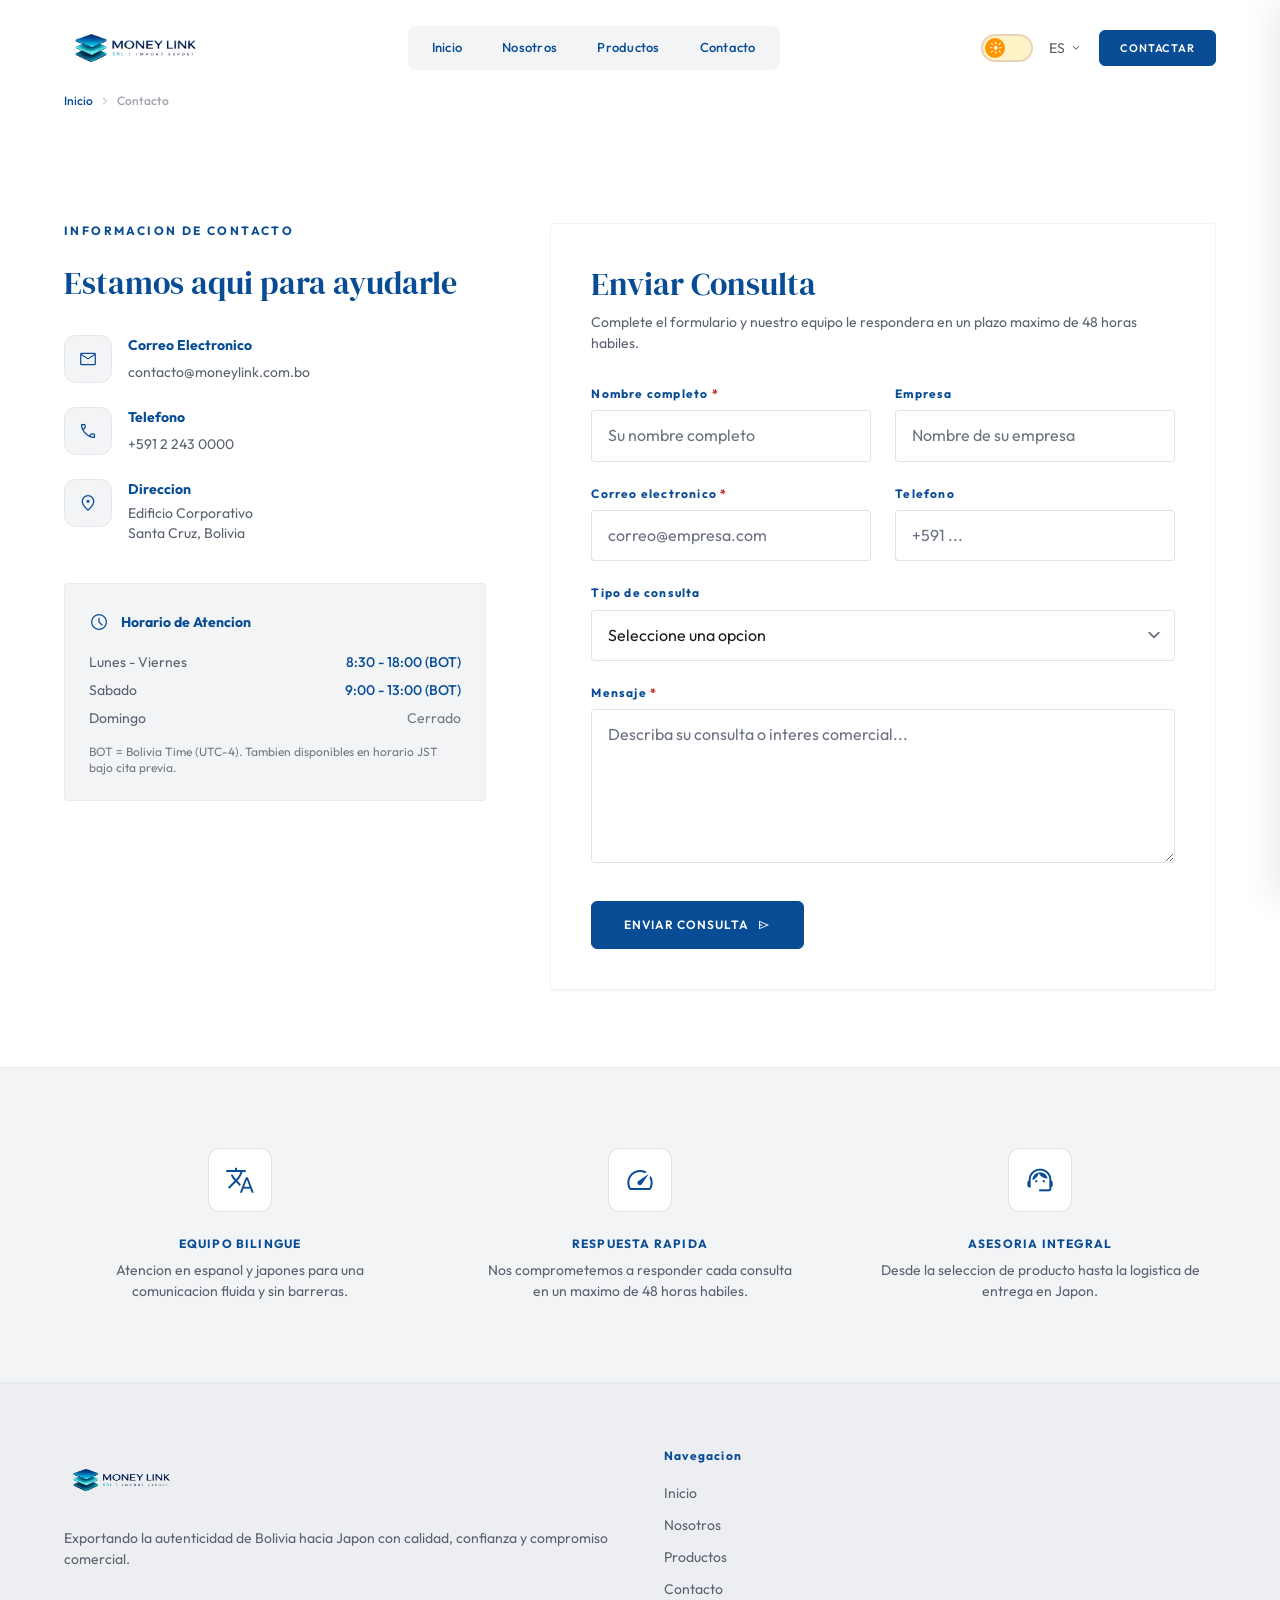
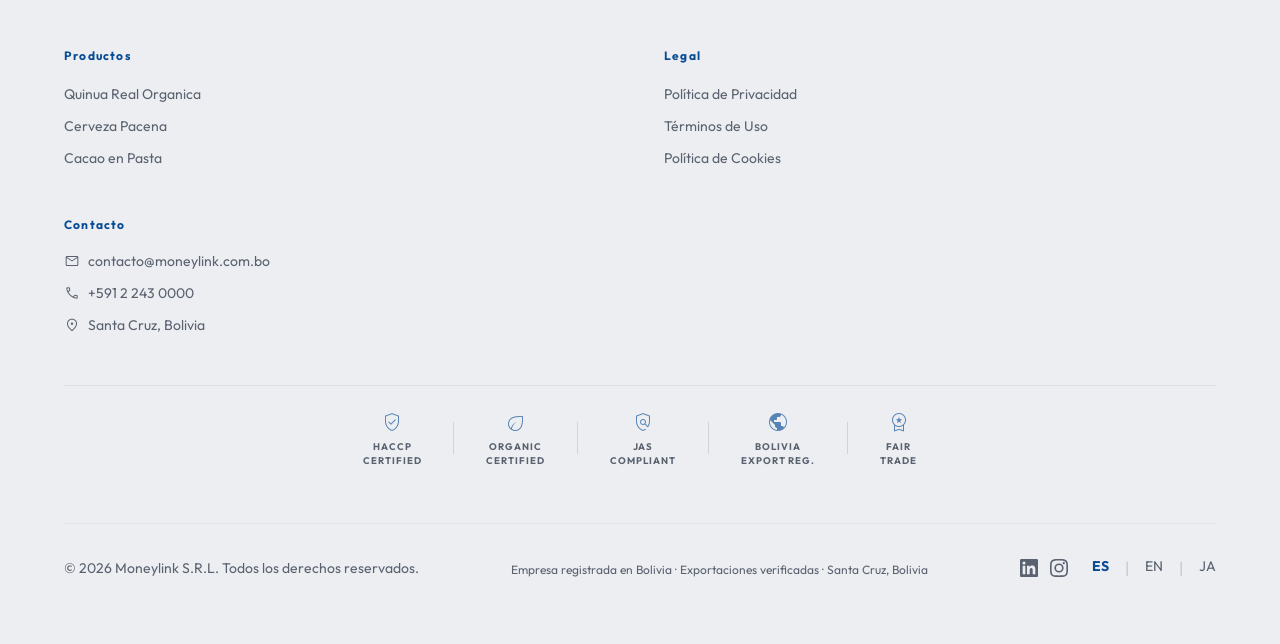
<file: es/contacto.html>
﻿<!DOCTYPE html>
<html lang="es">
<head>
  <meta charset="utf-8">
  <script>((d)=>{if(localStorage.getItem("moneylink-theme")==="dark"||((!localStorage.getItem("moneylink-theme"))&&matchMedia("(prefers-color-scheme:dark)").matches))d.classList.add("dark")})(document.documentElement)</script>
  <meta name="viewport" content="width=device-width, initial-scale=1.0">
  <title>Contacto | Moneylink</title>
  <meta name="description" content="Contacta al equipo comercial de Moneylink. Asesoramiento bilingue para importar productos bolivianos autenticos hacia Japon.">
  <link rel="alternate" hreflang="es" href="../es/contacto.html">
  <link rel="alternate" hreflang="en" href="../en/contacto.html">
  <link rel="alternate" hreflang="ja" href="../ja/contacto.html">
<link rel="icon" type="image/png" href="../assets/img/favicon.png">  <meta name="theme-color" content="#001C42">  <meta property="og:title" content="Contacto | Moneylink">  <meta property="og:description" content="Contacta al equipo comercial de Moneylink. Asesoramiento bilingue para importar productos bolivianos autenticos hacia Japon.">  <meta property="og:type" content="website">
  <link rel="preconnect" href="https://fonts.googleapis.com">
  <link rel="preconnect" href="https://fonts.gstatic.com" crossorigin>
  <link href="https://fonts.googleapis.com/css2?family=DM+Serif+Display&family=Outfit:wght@400;500;600;700&family=Noto+Sans+JP:wght@400;500;700&family=Noto+Serif+JP:wght@600;700&family=Material+Symbols+Outlined:wght,FILL@100..700,0..1&display=swap" rel="stylesheet">
  <link rel="stylesheet" href="../assets/css/tailwind.min.css">
  <link rel="stylesheet" href="../assets/css/styles.css">
</head>
<body class="bg-background text-on-surface font-body-md overflow-x-hidden">
  <div class="scroll-progress" aria-hidden="true"></div>

  <!-- HEADER -->
  <header data-header class="fixed top-0 w-full z-50 bg-background/90 backdrop-blur-md transition-all duration-200 left-0 right-0">
    <div class="max-w-container-max mx-auto px-4 md:px-margin-desktop py-unit flex justify-between items-center">
    <a href="index.html" class="flex items-center gap-3">
      <img src="../assets/img/logo.png" alt="Money Link SRL" class="h-20 w-auto">
    </a>
    <nav class="hidden md:flex items-center" aria-label="Navegación principal">
      <ul class="pill-nav" id="pill-nav">
        <li><a href="index.html">Inicio</a></li>
        <li><a href="nosotros.html">Nosotros</a></li>
        <li><a href="productos.html">Productos</a></li>
        <li><a href="contacto.html">Contacto</a></li>
        <li class="pill-nav__cursor" aria-hidden="true"></li>
      </ul>
    </nav>
    <div class="flex items-center gap-4">
<button id="theme-toggle" data-theme-toggle class="theme-toggle hidden md:block" aria-label="Toggle theme" type="button"><span class="theme-toggle__knob"><svg class="theme-toggle__sun" viewBox="0 0 24 24" fill="none" xmlns="http://www.w3.org/2000/svg"><circle cx="12" cy="12" r="3.25" fill="currentColor"/><g stroke="currentColor" stroke-linecap="round" stroke-width="2"><path d="M12 2.5v2.5"/><path d="M12 19v2.5"/><path d="M4.22 4.22l1.77 1.77"/><path d="M18.01 18.01l1.77 1.77"/><path d="M2.5 12h2.5"/><path d="M19 12h2.5"/><path d="M4.22 19.78l1.77-1.77"/><path d="M18.01 5.99l1.77-1.77"/></g></svg><svg class="theme-toggle__moon" viewBox="0 0 24 24" fill="none" stroke="currentColor" stroke-width="2" stroke-linecap="round" stroke-linejoin="round" xmlns="http://www.w3.org/2000/svg"><path d="M21 12.79A9 9 0 1 1 11.21 3 7 7 0 0 0 21 12.79z"/></svg></span></button>
      <div class="relative hidden md:block">
        <button id="lang-btn" class="text-secondary hover:text-primary transition-colors cursor-pointer font-body-sm text-body-sm flex items-center gap-1" aria-expanded="false" aria-haspopup="true">
          ES <span class="material-symbols-outlined text-sm">expand_more</span>
        </button>
        <div id="lang-dropdown" class="lang-dropdown" role="menu">
          <a href="../es/contacto.html" role="menuitem" aria-current="page">Espanol</a>
          <a href="../en/contacto.html" role="menuitem">English</a>
          <a href="../ja/contacto.html" role="menuitem">日本語</a>
        </div>
      </div>
      <a href="contacto.html" class="hidden md:inline-flex btn-primary btn-primary--sm">Contactar</a>
      <button id="nav-toggle" class="md:hidden text-primary p-1" aria-label="Abrir menu" aria-expanded="false">
        <span class="material-symbols-outlined text-2xl">menu</span>
      </button>
    </div>
    </div>
  </header>

  <!-- MOBILE NAV -->
  <div id="mobile-nav-overlay" class="mobile-nav-overlay"></div>
  <aside id="mobile-nav" class="mobile-nav" aria-label="Menu movil">
    <div class="mobile-nav__header">
      <img src="../assets/img/logo.png" alt="Money Link SRL" class="h-16 w-auto">
      <button id="nav-close" class="text-secondary p-1" aria-label="Cerrar menu"><span class="material-symbols-outlined">close</span></button>
    </div>
    <div class="mobile-nav__links">
      <a href="index.html"><span class="material-symbols-outlined text-lg">home</span> Inicio</a>
      <a href="nosotros.html"><span class="material-symbols-outlined text-lg">info</span> Nosotros</a>
      <a href="productos.html"><span class="material-symbols-outlined text-lg">inventory_2</span> Productos</a>
      <a href="contacto.html" aria-current="page"><span class="material-symbols-outlined text-lg">mail</span> Contacto</a>
    </div>
    <div class="mobile-nav__footer">
      <div class="mobile-nav__theme-row">
        <span class="mobile-nav__theme-label">Tema</span>
        <button data-theme-toggle class="theme-toggle" aria-label="Cambiar tema" type="button"><span class="theme-toggle__knob"><svg class="theme-toggle__sun" viewBox="0 0 24 24" fill="none" xmlns="http://www.w3.org/2000/svg"><circle cx="12" cy="12" r="3.25" fill="currentColor"/><g stroke="currentColor" stroke-linecap="round" stroke-width="2"><path d="M12 2.5v2.5"/><path d="M12 19v2.5"/><path d="M4.22 4.22l1.77 1.77"/><path d="M18.01 18.01l1.77 1.77"/><path d="M2.5 12h2.5"/><path d="M19 12h2.5"/><path d="M4.22 19.78l1.77-1.77"/><path d="M18.01 5.99l1.77-1.77"/></g></svg><svg class="theme-toggle__moon" viewBox="0 0 24 24" fill="none" stroke="currentColor" stroke-width="2" stroke-linecap="round" stroke-linejoin="round" xmlns="http://www.w3.org/2000/svg"><path d="M21 12.79A9 9 0 1 1 11.21 3 7 7 0 0 0 21 12.79z"/></svg></span></button>
      </div>
      <div class="mobile-nav__langs">
        <a href="../es/contacto.html" aria-current="page">ES</a>
        <a href="../en/contacto.html">EN</a>
        <a href="../ja/contacto.html">JA</a>
      </div>
    </div>
  </aside>

  <main class="pt-20">
    <div class="max-w-container-max mx-auto px-4 md:px-margin-desktop">
      <nav aria-label="Breadcrumb" class="breadcrumb">
        <span class="breadcrumb__item"><a href="index.html">Inicio</a></span>
        <span class="breadcrumb__sep material-symbols-outlined" aria-hidden="true">chevron_right</span>
        <span class="breadcrumb__item breadcrumb__item--current" aria-current="page">Contacto</span>
      </nav>
    </div>
    <!-- CONTACT CONTENT -->
    <section class="max-w-container-max mx-auto px-4 md:px-margin-desktop py-16 md:py-[clamp(3rem,6vw,6rem)]">
      <div class="grid grid-cols-1 lg:grid-cols-5 gap-12 lg:gap-16">

        <!-- LEFT: Contact Info -->
        <div class="lg:col-span-2" data-reveal="slide-right">
          <span class="font-label-caps text-label-caps text-primary tracking-[0.2em] uppercase mb-6 block">Informacion de Contacto</span>
          <h2 class="font-headline-lg text-headline-lg text-primary mb-8">Estamos aqui para ayudarle</h2>

          <div class="space-y-6 mb-10">
            <div class="flex items-start gap-4">
              <div class="w-12 h-12 rounded-full bg-surface-container-low flex items-center justify-center border border-outline-variant/30 shrink-0">
                <span class="material-symbols-outlined text-primary text-xl">mail</span>
              </div>
              <div>
                <h3 class="font-bold text-primary text-sm mb-1">Correo Electronico</h3>
                <a href="mailto:contacto@moneylink.com.bo" class="text-secondary hover:text-primary text-sm transition-colors">contacto@moneylink.com.bo</a>
              </div>
            </div>

            <div class="flex items-start gap-4">
              <div class="w-12 h-12 rounded-full bg-surface-container-low flex items-center justify-center border border-outline-variant/30 shrink-0">
                <span class="material-symbols-outlined text-primary text-xl">call</span>
              </div>
              <div>
                <h3 class="font-bold text-primary text-sm mb-1">Telefono</h3>
                <a href="tel:+59122430000" class="text-secondary hover:text-primary text-sm transition-colors">+591 2 243 0000</a>
              </div>
            </div>

            <div class="flex items-start gap-4">
              <div class="w-12 h-12 rounded-full bg-surface-container-low flex items-center justify-center border border-outline-variant/30 shrink-0">
                <span class="material-symbols-outlined text-primary text-xl">location_on</span>
              </div>
              <div>
                <h3 class="font-bold text-primary text-sm mb-1">Direccion</h3>
                <p class="text-secondary text-sm">Edificio Corporativo<br>Santa Cruz, Bolivia</p>
              </div>
            </div>
          </div>

          <!-- Business Hours -->
          <div class="bg-surface-container-low border border-outline-variant/20 rounded-lg p-6">
            <div class="flex items-center gap-3 mb-4">
              <span class="material-symbols-outlined text-primary text-xl">schedule</span>
              <h3 class="font-bold text-primary text-sm">Horario de Atencion</h3>
            </div>
            <ul class="space-y-2 text-sm text-secondary">
              <li class="flex justify-between">
                <span>Lunes - Viernes</span>
                <span class="font-medium text-primary">8:30 - 18:00 (BOT)</span>
              </li>
              <li class="flex justify-between">
                <span>Sabado</span>
                <span class="font-medium text-primary">9:00 - 13:00 (BOT)</span>
              </li>
              <li class="flex justify-between">
                <span>Domingo</span>
                <span class="text-outline">Cerrado</span>
              </li>
            </ul>
            <p class="text-xs text-outline mt-4">BOT = Bolivia Time (UTC-4). Tambien disponibles en horario JST bajo cita previa.</p>
          </div>
        </div>

        <!-- RIGHT: Contact Form -->
        <div class="lg:col-span-3" data-reveal>
          <div class="bg-white border border-outline-variant/20 rounded-lg p-6 md:p-10 shadow-sm">
            <h2 class="font-headline-lg text-headline-lg text-primary mb-2">Enviar Consulta</h2>
            <p class="font-body-sm text-body-sm text-secondary mb-8">Complete el formulario y nuestro equipo le respondera en un plazo maximo de 48 horas habiles.</p>

            <form id="contact-form" novalidate>
              <div class="grid grid-cols-1 md:grid-cols-2 gap-6 mb-6">
                <!-- Nombre -->
                <div class="field-group">
                  <label for="nombre" class="block font-label-caps text-label-caps text-primary mb-2">Nombre completo <span class="text-error">*</span></label>
                  <input type="text" id="nombre" name="nombre" required aria-describedby="nombre-error" aria-invalid="false" maxlength="100"
                    class="w-full px-4 py-3 border border-outline-variant/50 rounded-lg bg-background text-on-surface font-body-md text-body-md focus:border-primary focus:ring-1 focus:ring-primary transition-colors"
                    placeholder="Su nombre completo">
                  <div role="alert" class="field-error text-error text-xs mt-1" style="display:none;">Este campo es obligatorio.</div>
                </div>

                <!-- Empresa -->
                <div class="field-group">
                  <label for="empresa" class="block font-label-caps text-label-caps text-primary mb-2">Empresa</label>
                  <input type="text" id="empresa" name="empresa" maxlength="100"
                    class="w-full px-4 py-3 border border-outline-variant/50 rounded-lg bg-background text-on-surface font-body-md text-body-md focus:border-primary focus:ring-1 focus:ring-primary transition-colors"
                    placeholder="Nombre de su empresa">
                </div>
              </div>

              <div class="grid grid-cols-1 md:grid-cols-2 gap-6 mb-6">
                <!-- Email -->
                <div class="field-group">
                  <label for="email" class="block font-label-caps text-label-caps text-primary mb-2">Correo electronico <span class="text-error">*</span></label>
                  <input type="email" id="email" name="email" required aria-describedby="email-error" aria-invalid="false" maxlength="254"
                    class="w-full px-4 py-3 border border-outline-variant/50 rounded-lg bg-background text-on-surface font-body-md text-body-md focus:border-primary focus:ring-1 focus:ring-primary transition-colors"
                    placeholder="correo@empresa.com">
                  <div role="alert" class="field-error text-error text-xs mt-1" style="display:none;">Ingrese un correo electronico valido.</div>
                </div>

                <!-- Telefono -->
                <div class="field-group">
                  <label for="telefono" class="block font-label-caps text-label-caps text-primary mb-2">Telefono</label>
                  <input type="tel" id="telefono" name="telefono" maxlength="20"
                    class="w-full px-4 py-3 border border-outline-variant/50 rounded-lg bg-background text-on-surface font-body-md text-body-md focus:border-primary focus:ring-1 focus:ring-primary transition-colors"
                    placeholder="+591 ...">
                </div>
              </div>

              <!-- Tipo de consulta -->
              <div class="field-group mb-6">
                <label for="tipo" class="block font-label-caps text-label-caps text-primary mb-2">Tipo de consulta</label>
                <select id="tipo" name="tipo"
                  class="w-full px-4 py-3 border border-outline-variant/50 rounded-lg bg-background text-on-surface font-body-md text-body-md focus:border-primary focus:ring-1 focus:ring-primary transition-colors">
                  <option value="" disabled selected>Seleccione una opcion</option>
                  <option value="productos">Interes en Productos</option>
                  <option value="distribucion">Distribucion y Alianzas</option>
                  <option value="general">Consulta General</option>
                </select>
              </div>

              <!-- Mensaje -->
              <div class="field-group mb-8">
                <label for="mensaje" class="block font-label-caps text-label-caps text-primary mb-2">Mensaje <span class="text-error">*</span></label>
                <textarea id="mensaje" name="mensaje" required rows="5" maxlength="2000"
                  class="w-full px-4 py-3 border border-outline-variant/50 rounded-lg bg-background text-on-surface font-body-md text-body-md focus:border-primary focus:ring-1 focus:ring-primary transition-colors resize-y"
                  placeholder="Describa su consulta o interes comercial..."></textarea>
                <div role="alert" class="field-error text-error text-xs mt-1" style="display:none;">Este campo es obligatorio.</div>
              </div>

              <!-- Submit -->
              <button type="submit" data-label="Enviar Consulta"
                class="btn-primary w-full md:w-auto">
                Enviar Consulta <span class="material-symbols-outlined text-sm">send</span>
              </button>
            </form>

            <!-- Form Success -->
            <div id="form-success" class="form-success">
              <div class="py-8">
                <div class="w-16 h-16 rounded-full bg-tertiary-fixed flex items-center justify-center mx-auto mb-6">
                  <span class="material-symbols-outlined text-tertiary text-3xl">check_circle</span>
                </div>
                <h3 class="font-headline-lg text-headline-lg text-primary mb-3">Consulta Enviada</h3>
                <p class="font-body-md text-body-md text-secondary max-w-md mx-auto">
                  Gracias por contactarnos. Nuestro equipo revisara su consulta y le respondera dentro de las proximas 48 horas habiles.
                </p>
                <a href="index.html" class="inline-flex items-center gap-2 mt-8 text-primary font-label-caps text-label-caps hover:gap-4 transition-all">
                  Volver al Inicio <span class="material-symbols-outlined text-sm">arrow_forward</span>
                </a>
              </div>
            </div>
          </div>
        </div>

      </div>
    </section>

    <!-- MAP / CTA SECTION -->
    <section class="bg-surface-container-low border-y border-outline-variant/20">
      <div class="max-w-container-max mx-auto px-4 md:px-margin-desktop py-16 md:py-20">
        <div class="grid grid-cols-1 md:grid-cols-3 gap-8 md:gap-12 text-center">
          <div class="flex flex-col items-center">
            <div class="w-16 h-16 rounded-full bg-background flex items-center justify-center mb-6 border border-outline-variant/50">
              <span class="material-symbols-outlined text-primary text-[32px]">translate</span>
            </div>
            <h4 class="font-label-caps text-label-caps text-primary mb-2 uppercase tracking-widest">Equipo Bilingue</h4>
            <p class="font-body-sm text-body-sm text-secondary px-4">Atencion en espanol y japones para una comunicacion fluida y sin barreras.</p>
          </div>
          <div class="flex flex-col items-center">
            <div class="w-16 h-16 rounded-full bg-background flex items-center justify-center mb-6 border border-outline-variant/50">
              <span class="material-symbols-outlined text-primary text-[32px]">speed</span>
            </div>
            <h4 class="font-label-caps text-label-caps text-primary mb-2 uppercase tracking-widest">Respuesta Rapida</h4>
            <p class="font-body-sm text-body-sm text-secondary px-4">Nos comprometemos a responder cada consulta en un maximo de 48 horas habiles.</p>
          </div>
          <div class="flex flex-col items-center">
            <div class="w-16 h-16 rounded-full bg-background flex items-center justify-center mb-6 border border-outline-variant/50">
              <span class="material-symbols-outlined text-primary text-[32px]">support_agent</span>
            </div>
            <h4 class="font-label-caps text-label-caps text-primary mb-2 uppercase tracking-widest">Asesoria Integral</h4>
            <p class="font-body-sm text-body-sm text-secondary px-4">Desde la seleccion de producto hasta la logistica de entrega en Japon.</p>
          </div>
        </div>
      </div>
    </section>
  </main>

  <!-- FOOTER -->
  <footer class="bg-surface-container border-t border-outline-variant/20">
    <div class="max-w-container-max mx-auto px-4 md:px-margin-desktop py-12 md:py-16">
      <div class="grid grid-cols-1 sm:grid-cols-2 md:grid-cols-5 gap-8 md:gap-12 mb-12">
        <div class="md:col-span-1">
          <img src="../assets/img/logo.png" alt="Money Link SRL" class="h-16 w-auto mb-4">
          <p class="font-body-sm text-body-sm text-secondary">Exportando la autenticidad de Bolivia hacia Japon con calidad, confianza y compromiso comercial.</p>
        </div>
        <div>
          <h4 class="font-label-caps text-label-caps text-primary mb-4">Navegacion</h4>
          <ul class="space-y-2">
            <li><a href="index.html" class="text-secondary hover:text-primary text-sm transition-colors">Inicio</a></li>
            <li><a href="nosotros.html" class="text-secondary hover:text-primary text-sm transition-colors">Nosotros</a></li>
            <li><a href="productos.html" class="text-secondary hover:text-primary text-sm transition-colors">Productos</a></li>
            <li><a href="contacto.html" class="text-secondary hover:text-primary text-sm transition-colors">Contacto</a></li>
          </ul>
        </div>
        <div>
          <h4 class="font-label-caps text-label-caps text-primary mb-4">Productos</h4>
          <ul class="space-y-2">
            <li><a href="productos/quinua-real.html" class="text-secondary hover:text-primary text-sm transition-colors">Quinua Real Organica</a></li>
            <li><a href="productos/cerveza-pacena.html" class="text-secondary hover:text-primary text-sm transition-colors">Cerveza Pacena</a></li>
            <li><a href="productos/cacao-pasta.html" class="text-secondary hover:text-primary text-sm transition-colors">Cacao en Pasta</a></li>
          </ul>
        </div>
        <div>
          <h4 class="font-label-caps text-label-caps text-primary mb-4">Legal</h4>
          <ul class="space-y-2">
            <li><a href="#" class="footer-legal-link">Política de Privacidad</a></li>
            <li><a href="#" class="footer-legal-link">Términos de Uso</a></li>
            <li><a href="#" class="footer-legal-link">Política de Cookies</a></li>
          </ul>
        </div>
        <div>
          <h4 class="font-label-caps text-label-caps text-primary mb-4">Contacto</h4>
          <ul class="space-y-2">
            <li class="flex items-center gap-2 text-secondary text-sm"><span class="material-symbols-outlined text-base">mail</span> contacto@moneylink.com.bo</li>
            <li class="flex items-center gap-2 text-secondary text-sm"><span class="material-symbols-outlined text-base">call</span> +591 2 243 0000</li>
            <li class="flex items-center gap-2 text-secondary text-sm"><span class="material-symbols-outlined text-base">location_on</span> Santa Cruz, Bolivia</li>
          </ul>
        </div>
      </div>
      <div class="cert-strip">
            <div class="cert-badge">
              <span class="material-symbols-outlined cert-badge__icon">verified_user</span>
              <span class="cert-badge__label">HACCP<br>Certified</span>
            </div>
            <div class="cert-divider" aria-hidden="true"></div>
            <div class="cert-badge">
              <span class="material-symbols-outlined cert-badge__icon">eco</span>
              <span class="cert-badge__label">Organic<br>Certified</span>
            </div>
            <div class="cert-divider" aria-hidden="true"></div>
            <div class="cert-badge">
              <span class="material-symbols-outlined cert-badge__icon">policy</span>
              <span class="cert-badge__label">JAS<br>Compliant</span>
            </div>
            <div class="cert-divider" aria-hidden="true"></div>
            <div class="cert-badge">
              <span class="material-symbols-outlined cert-badge__icon">public</span>
              <span class="cert-badge__label">Bolivia<br>Export Reg.</span>
            </div>
            <div class="cert-divider" aria-hidden="true"></div>
            <div class="cert-badge">
              <span class="material-symbols-outlined cert-badge__icon">workspace_premium</span>
              <span class="cert-badge__label">Fair<br>Trade</span>
            </div>
          </div>
          <div class="border-t border-outline-variant/30 pt-8 flex flex-col md:flex-row justify-between items-center gap-4">
        <p class="font-body-sm text-body-sm text-secondary">&copy; <span data-year></span> Moneylink S.R.L. Todos los derechos reservados.</p>
        <p class="text-xs text-secondary opacity-60 mt-1">Empresa registrada en Bolivia &middot; Exportaciones verificadas &middot; Santa Cruz, Bolivia</p>
        <div class="flex items-center gap-6">
          <!-- Social Media -->
          <div class="flex items-center gap-3">
            <a href="#" aria-label="LinkedIn (próximamente)" aria-disabled="true" tabindex="-1" class="text-secondary opacity-40 cursor-not-allowed pointer-events-none">
              <svg xmlns="http://www.w3.org/2000/svg" width="18" height="18" viewBox="0 0 24 24" fill="currentColor" aria-hidden="true"><path d="M20.447 20.452h-3.554v-5.569c0-1.328-.027-3.037-1.852-3.037-1.853 0-2.136 1.445-2.136 2.939v5.667H9.351V9h3.414v1.561h.046c.477-.9 1.637-1.85 3.37-1.85 3.601 0 4.267 2.37 4.267 5.455v6.286zM5.337 7.433a2.062 2.062 0 01-2.063-2.065 2.064 2.064 0 112.063 2.065zm1.782 13.019H3.555V9h3.564v11.452zM22.225 0H1.771C.792 0 0 .774 0 1.729v20.542C0 23.227.792 24 1.771 24h20.451C23.2 24 24 23.227 24 22.271V1.729C24 .774 23.2 0 22.222 0h.003z"/></svg>
            </a>
            <a href="#" aria-label="Instagram (próximamente)" aria-disabled="true" tabindex="-1" class="text-secondary opacity-40 cursor-not-allowed pointer-events-none">
              <svg xmlns="http://www.w3.org/2000/svg" width="18" height="18" viewBox="0 0 24 24" fill="currentColor" aria-hidden="true"><path d="M12 2.163c3.204 0 3.584.012 4.85.07 3.252.148 4.771 1.691 4.919 4.919.058 1.265.069 1.645.069 4.849 0 3.205-.012 3.584-.069 4.849-.149 3.225-1.664 4.771-4.919 4.919-1.266.058-1.644.07-4.85.07-3.204 0-3.584-.012-4.849-.07-3.26-.149-4.771-1.699-4.919-4.92-.058-1.265-.07-1.644-.07-4.849 0-3.204.013-3.583.07-4.849.149-3.227 1.664-4.771 4.919-4.919 1.266-.057 1.645-.069 4.849-.069zm0-2.163c-3.259 0-3.667.014-4.947.072-4.358.2-6.78 2.618-6.98 6.98-.059 1.281-.073 1.689-.073 4.948 0 3.259.014 3.668.072 4.948.2 4.358 2.618 6.78 6.98 6.98 1.281.058 1.689.072 4.948.072 3.259 0 3.668-.014 4.948-.072 4.354-.2 6.782-2.618 6.979-6.98.059-1.28.073-1.689.073-4.948 0-3.259-.014-3.667-.072-4.947-.196-4.354-2.617-6.78-6.979-6.98-1.281-.059-1.69-.073-4.949-.073zm0 5.838a6.162 6.162 0 100 12.324 6.162 6.162 0 000-12.324zM12 16a4 4 0 110-8 4 4 0 010 8zm6.406-11.845a1.44 1.44 0 100 2.881 1.44 1.44 0 000-2.881z"/></svg>
            </a>
          </div>
        <div class="flex gap-4">
          <a href="../es/contacto.html" class="text-primary font-bold text-sm" aria-current="page">ES</a>
          <span class="text-outline-variant">|</span>
          <a href="../en/contacto.html" class="text-secondary hover:text-primary text-sm transition-colors">EN</a>
          <span class="text-outline-variant">|</span>
          <a href="../ja/contacto.html" class="text-secondary hover:text-primary text-sm transition-colors">JA</a>
        </div>
        </div>
      </div>
    </div>
  </footer>

  <script src="../assets/js/main.js"></script>
</body>
</html>
</file>
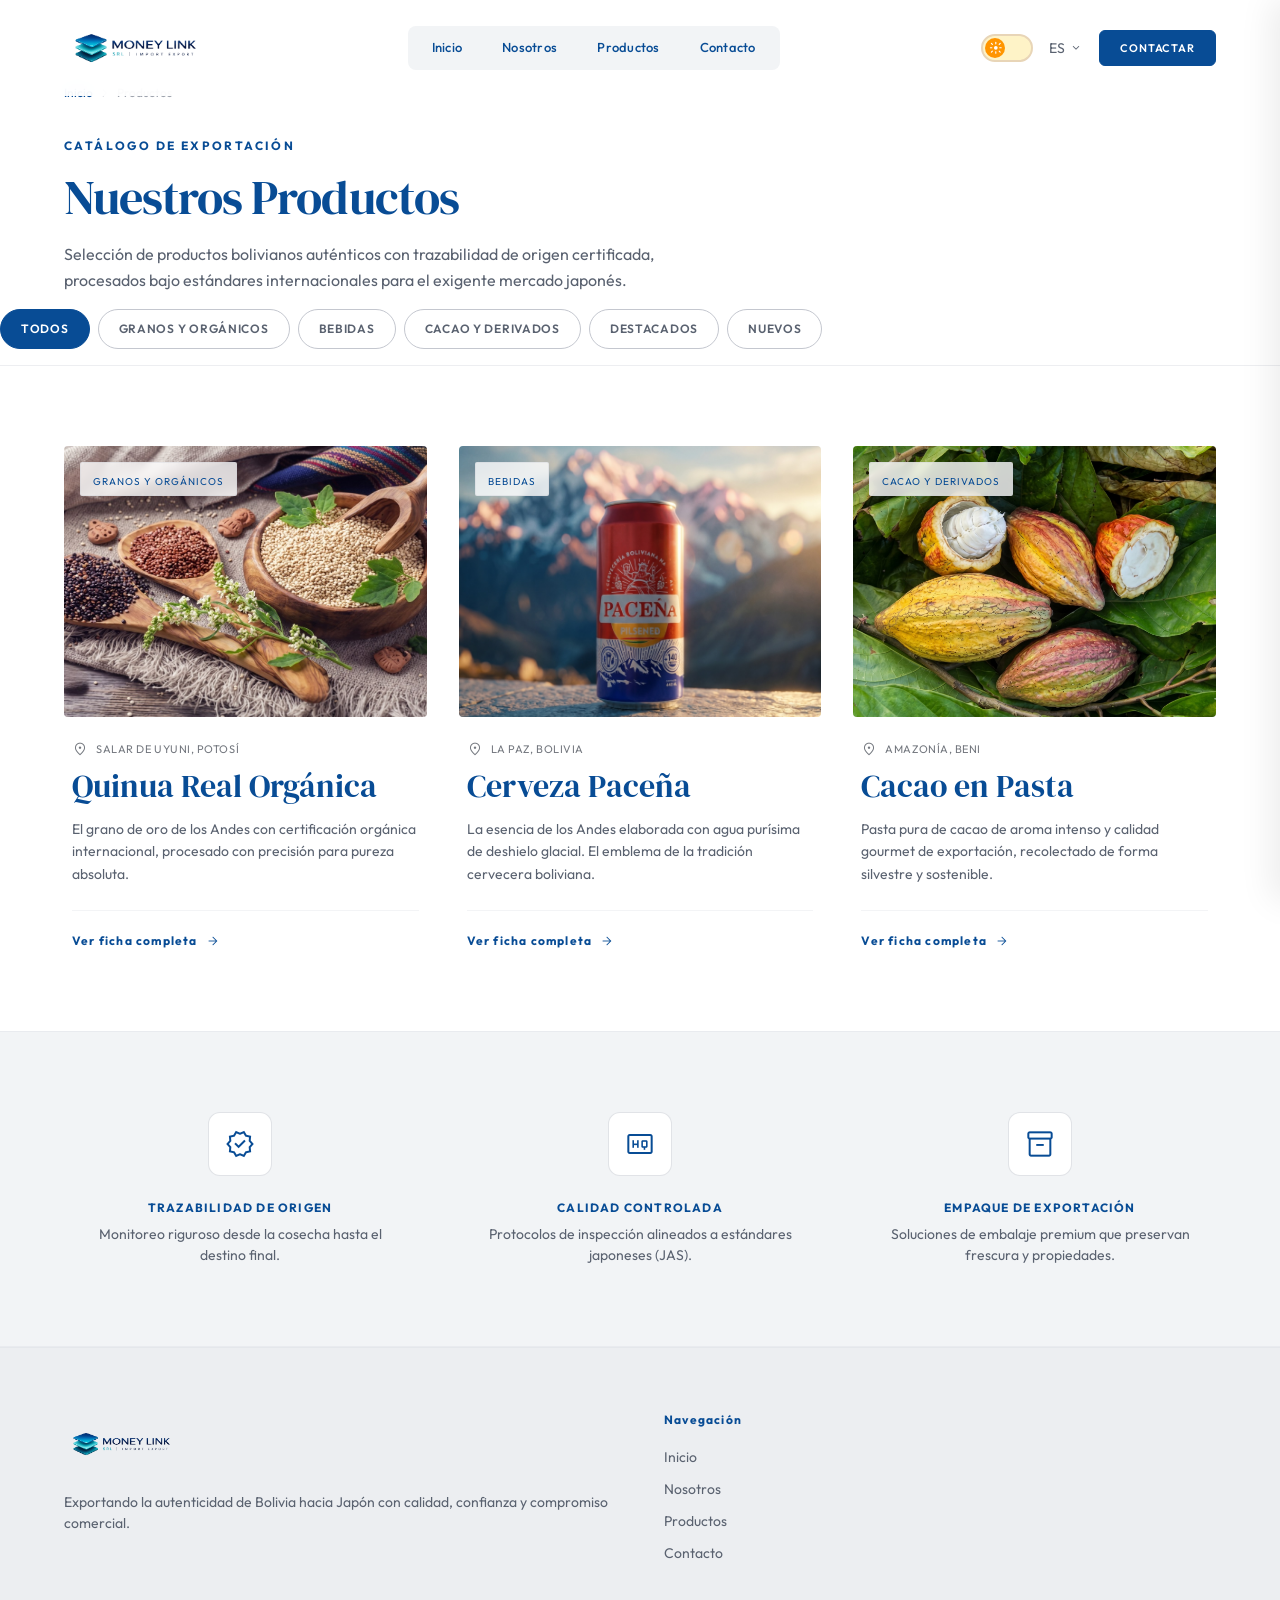
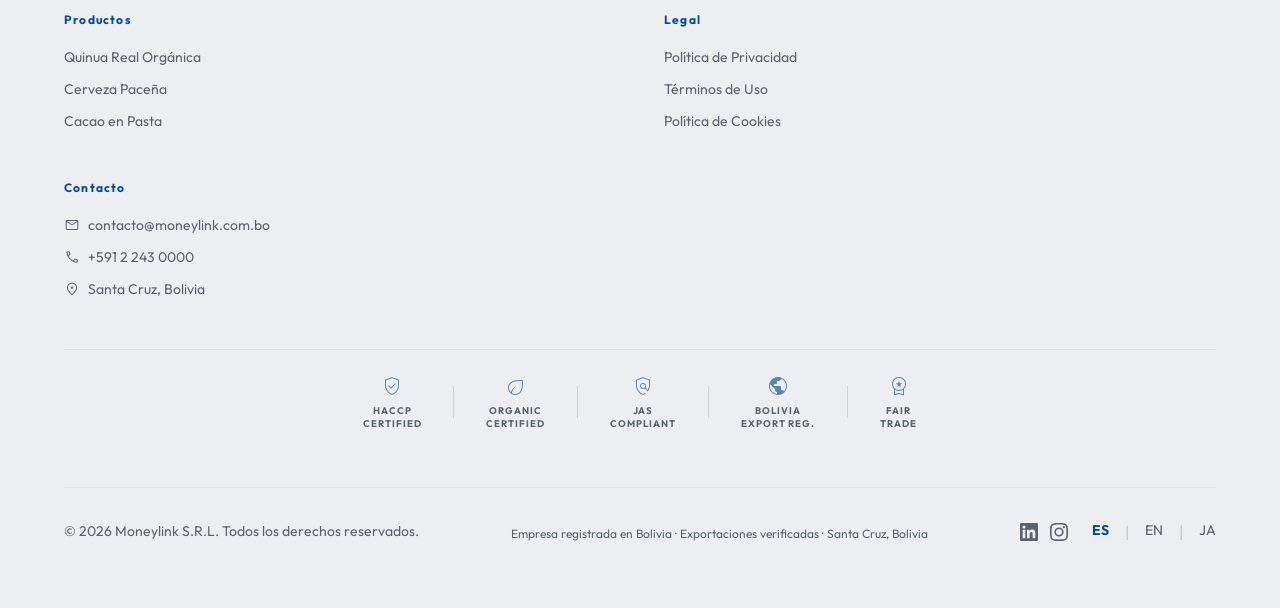
<file: es/productos.html>
﻿<!DOCTYPE html>
<html lang="es">
<head>
  <meta charset="utf-8">
  <script>((d)=>{if(localStorage.getItem("moneylink-theme")==="dark"||((!localStorage.getItem("moneylink-theme"))&&matchMedia("(prefers-color-scheme:dark)").matches))d.classList.add("dark")})(document.documentElement)</script>
  <meta name="viewport" content="width=device-width, initial-scale=1.0">
  <title>Productos | Moneylink — Catálogo de Exportación Boliviana</title>
  <meta name="description" content="Catálogo de productos bolivianos de exportación: quinua real orgánica, cerveza paceña, cacao en pasta. Calidad certificada para el mercado japonés.">
  <link rel="alternate" hreflang="es" href="../es/productos.html">
  <link rel="alternate" hreflang="en" href="../en/productos.html">
  <link rel="alternate" hreflang="ja" href="../ja/productos.html">
<link rel="icon" type="image/png" href="../assets/img/favicon.png">  <meta name="theme-color" content="#001C42">  <meta property="og:title" content="Productos | Moneylink — Catálogo de Exportación Boliviana">  <meta property="og:description" content="Catálogo de productos bolivianos de exportación: quinua real orgánica, cerveza paceña, cacao en pasta. Calidad certificada para el mercado japonés.">  <meta property="og:type" content="website">
  <link rel="preconnect" href="https://fonts.googleapis.com">
  <link rel="preconnect" href="https://fonts.gstatic.com" crossorigin>
  <link href="https://fonts.googleapis.com/css2?family=DM+Serif+Display&family=Outfit:wght@400;500;600;700&family=Noto+Sans+JP:wght@400;500;700&family=Noto+Serif+JP:wght@600;700&family=Material+Symbols+Outlined:wght,FILL@100..700,0..1&display=swap" rel="stylesheet">
  <link rel="stylesheet" href="../assets/css/tailwind.min.css">
  <link rel="stylesheet" href="../assets/css/styles.css">
</head>
<body class="bg-background text-on-surface font-body-md overflow-x-hidden">

  <!-- HEADER -->
  <header data-header class="fixed top-0 w-full z-50 bg-background/90 backdrop-blur-md transition-all duration-200 left-0 right-0">
    <div class="max-w-container-max mx-auto px-4 md:px-margin-desktop py-unit flex justify-between items-center">
    <a href="index.html" class="flex items-center gap-3">
      <img src="../assets/img/logo.png" alt="Money Link SRL" class="h-20 w-auto">
    </a>
    <nav class="hidden md:flex items-center" aria-label="Navegación principal">
      <ul class="pill-nav" id="pill-nav">
        <li><a href="index.html">Inicio</a></li>
        <li><a href="nosotros.html">Nosotros</a></li>
        <li><a href="productos.html">Productos</a></li>
        <li><a href="contacto.html">Contacto</a></li>
        <li class="pill-nav__cursor" aria-hidden="true"></li>
      </ul>
    </nav>
    <div class="flex items-center gap-4">
<button id="theme-toggle" data-theme-toggle class="theme-toggle hidden md:block" aria-label="Toggle theme" type="button"><span class="theme-toggle__knob"><svg class="theme-toggle__sun" viewBox="0 0 24 24" fill="none" xmlns="http://www.w3.org/2000/svg"><circle cx="12" cy="12" r="3.25" fill="currentColor"/><g stroke="currentColor" stroke-linecap="round" stroke-width="2"><path d="M12 2.5v2.5"/><path d="M12 19v2.5"/><path d="M4.22 4.22l1.77 1.77"/><path d="M18.01 18.01l1.77 1.77"/><path d="M2.5 12h2.5"/><path d="M19 12h2.5"/><path d="M4.22 19.78l1.77-1.77"/><path d="M18.01 5.99l1.77-1.77"/></g></svg><svg class="theme-toggle__moon" viewBox="0 0 24 24" fill="none" stroke="currentColor" stroke-width="2" stroke-linecap="round" stroke-linejoin="round" xmlns="http://www.w3.org/2000/svg"><path d="M21 12.79A9 9 0 1 1 11.21 3 7 7 0 0 0 21 12.79z"/></svg></span></button>
      <div class="relative hidden md:block">
        <button id="lang-btn" class="text-secondary hover:text-primary transition-colors cursor-pointer font-body-sm text-body-sm flex items-center gap-1" aria-expanded="false" aria-haspopup="true">
          ES <span class="material-symbols-outlined text-sm">expand_more</span>
        </button>
        <div id="lang-dropdown" class="lang-dropdown" role="menu">
          <a href="../es/productos.html" role="menuitem" aria-current="page">Español</a>
          <a href="../en/productos.html" role="menuitem">English</a>
          <a href="../ja/productos.html" role="menuitem">日本語</a>
        </div>
      </div>
      <a href="contacto.html" class="hidden md:inline-flex btn-primary btn-primary--sm">Contactar</a>
      <button id="nav-toggle" class="md:hidden text-primary p-1" aria-label="Abrir menú" aria-expanded="false">
        <span class="material-symbols-outlined text-2xl">menu</span>
      </button>
    </div>
    </div>
  </header>

  <!-- MOBILE NAV -->
  <div id="mobile-nav-overlay" class="mobile-nav-overlay"></div>
  <aside id="mobile-nav" class="mobile-nav" aria-label="Menú móvil">
    <div class="mobile-nav__header">
      <img src="../assets/img/logo.png" alt="Money Link SRL" class="h-16 w-auto">
      <button id="nav-close" class="text-secondary p-1" aria-label="Cerrar menú"><span class="material-symbols-outlined">close</span></button>
    </div>
    <div class="mobile-nav__links">
      <a href="index.html"><span class="material-symbols-outlined text-lg">home</span> Inicio</a>
      <a href="nosotros.html"><span class="material-symbols-outlined text-lg">info</span> Nosotros</a>
      <a href="productos.html" aria-current="page"><span class="material-symbols-outlined text-lg">inventory_2</span> Productos</a>
      <a href="contacto.html"><span class="material-symbols-outlined text-lg">mail</span> Contacto</a>
    </div>
    <div class="mobile-nav__footer">
      <div class="mobile-nav__theme-row">
        <span class="mobile-nav__theme-label">Tema</span>
        <button data-theme-toggle class="theme-toggle" aria-label="Cambiar tema" type="button"><span class="theme-toggle__knob"><svg class="theme-toggle__sun" viewBox="0 0 24 24" fill="none" xmlns="http://www.w3.org/2000/svg"><circle cx="12" cy="12" r="3.25" fill="currentColor"/><g stroke="currentColor" stroke-linecap="round" stroke-width="2"><path d="M12 2.5v2.5"/><path d="M12 19v2.5"/><path d="M4.22 4.22l1.77 1.77"/><path d="M18.01 18.01l1.77 1.77"/><path d="M2.5 12h2.5"/><path d="M19 12h2.5"/><path d="M4.22 19.78l1.77-1.77"/><path d="M18.01 5.99l1.77-1.77"/></g></svg><svg class="theme-toggle__moon" viewBox="0 0 24 24" fill="none" stroke="currentColor" stroke-width="2" stroke-linecap="round" stroke-linejoin="round" xmlns="http://www.w3.org/2000/svg"><path d="M21 12.79A9 9 0 1 1 11.21 3 7 7 0 0 0 21 12.79z"/></svg></span></button>
      </div>
      <div class="mobile-nav__langs">
        <a href="../es/productos.html" aria-current="page">ES</a>
        <a href="../en/productos.html">EN</a>
        <a href="../ja/productos.html">JA</a>
      </div>
    </div>
  </aside>

  <main class="pt-[72px]">
    <div class="max-w-container-max mx-auto px-4 md:px-margin-desktop">
      <nav aria-label="Breadcrumb" class="breadcrumb">
        <span class="breadcrumb__item"><a href="index.html">Inicio</a></span>
        <span class="breadcrumb__sep material-symbols-outlined" aria-hidden="true">chevron_right</span>
        <span class="breadcrumb__item breadcrumb__item--current" aria-current="page">Productos</span>
      </nav>
    </div>

    <!-- CATALOG INTRO -->
    <section class="max-w-container-max mx-auto px-4 md:px-margin-desktop pt-14 pb-4">
      <div class="max-w-2xl" data-reveal>
        <span class="font-label-caps text-label-caps text-primary tracking-[0.2em] uppercase mb-4 block">Catálogo de exportación</span>
        <h1 class="font-headline-xl text-headline-lg-mobile md:text-headline-xl text-primary mb-4 leading-tight">Nuestros Productos</h1>
        <p class="font-body-md text-body-md text-secondary leading-relaxed">Selección de productos bolivianos auténticos con trazabilidad de origen certificada, procesados bajo estándares internacionales para el exigente mercado japonés.</p>
      </div>
    </section>

    <!-- FILTERS -->
    <section class="bg-background border-b border-outline-variant/30">
      <div class="max-w-container-max mx-auto py-2">
        <div class="filter-wrap" data-reveal="fade">
          <button data-filter="todos" class="filter-chip filter-chip--active">Todos</button>
          <button data-filter="granos" class="filter-chip">Granos y orgánicos</button>
          <button data-filter="bebidas" class="filter-chip">Bebidas</button>
          <button data-filter="cacao" class="filter-chip">Cacao y derivados</button>
          <button data-filter="destacados" class="filter-chip">Destacados</button>
          <button data-filter="nuevos" class="filter-chip">Nuevos</button>
        </div>
      </div>
    </section>

    <!-- PRODUCT GRID -->
    <section class="max-w-container-max mx-auto px-4 md:px-margin-desktop py-12 md:py-20">
      <div class="grid grid-cols-1 md:grid-cols-2 lg:grid-cols-3 gap-8" data-reveal-stagger md:gap-x-gutter md:gap-y-16">
        <!-- Quinua -->
        <a href="productos/quinua-real.html" data-categories="granos destacados" class="group product-card flex flex-col h-full transition-all duration-300 block" data-reveal="product" style="--reveal-index: 0">
          <div class="relative aspect-[1.34] overflow-hidden bg-surface-container rounded-lg mb-6">
            <img class="product-image object-cover w-full h-full transition-transform duration-700" alt="Quinua Real Orgánica" src="../assets/img/products/quinua/variedades.jpg" loading="lazy" width="400" height="300">
            <div class="absolute top-4 left-4 bg-background/80 backdrop-blur-sm px-3 py-1 rounded border border-outline-variant/30">
              <span class="font-label-caps text-[10px] uppercase tracking-widest text-primary">Granos y orgánicos</span>
            </div>
          </div>
          <div class="flex flex-col flex-grow px-2">
            <div class="flex items-center gap-2 mb-2">
              <span class="material-symbols-outlined text-[16px] text-outline">location_on</span>
              <span class="font-label-caps text-[11px] text-outline uppercase tracking-wider">Salar de Uyuni, Potosí</span>
            </div>
            <h3 class="font-headline-lg text-headline-lg text-primary mb-3">Quinua Real Orgánica</h3>
            <p class="font-body-sm text-body-sm text-secondary mb-6 leading-relaxed">
              El grano de oro de los Andes con certificación orgánica internacional, procesado con precisión para pureza absoluta.
            </p>
            <div class="mt-auto pt-4 border-t border-outline-variant/20">
              <span class="inline-flex items-center gap-2 font-label-caps text-label-caps text-primary group-hover:gap-4 transition-all duration-300">
                Ver ficha completa <span class="material-symbols-outlined text-sm">arrow_forward</span>
              </span>
            </div>
          </div>
        </a>
        <!-- Cerveza Paceña -->
        <a href="productos/cerveza-pacena.html" data-categories="bebidas destacados" class="group product-card flex flex-col h-full transition-all duration-300 block" data-reveal="product" style="--reveal-index: 1">
          <div class="relative aspect-[1.34] overflow-hidden bg-surface-container rounded-lg mb-6">
            <img class="product-image object-cover w-full h-full transition-transform duration-700" alt="Cerveza Paceña" src="../assets/img/products/pacena/lata-andes-sunset.jpg" loading="lazy" width="400" height="300">
            <div class="absolute top-4 left-4 bg-background/80 backdrop-blur-sm px-3 py-1 rounded border border-outline-variant/30">
              <span class="font-label-caps text-[10px] uppercase tracking-widest text-primary">Bebidas</span>
            </div>
          </div>
          <div class="flex flex-col flex-grow px-2">
            <div class="flex items-center gap-2 mb-2">
              <span class="material-symbols-outlined text-[16px] text-outline">location_on</span>
              <span class="font-label-caps text-[11px] text-outline uppercase tracking-wider">La Paz, Bolivia</span>
            </div>
            <h3 class="font-headline-lg text-headline-lg text-primary mb-3">Cerveza Paceña</h3>
            <p class="font-body-sm text-body-sm text-secondary mb-6 leading-relaxed">
              La esencia de los Andes elaborada con agua purísima de deshielo glacial. El emblema de la tradición cervecera boliviana.
            </p>
            <div class="mt-auto pt-4 border-t border-outline-variant/20">
              <span class="inline-flex items-center gap-2 font-label-caps text-label-caps text-primary group-hover:gap-4 transition-all duration-300">
                Ver ficha completa <span class="material-symbols-outlined text-sm">arrow_forward</span>
              </span>
            </div>
          </div>
        </a>
        <!-- Cacao en Pasta -->
        <a href="productos/cacao-pasta.html" data-categories="cacao nuevos" class="group product-card flex flex-col h-full transition-all duration-300 block" data-reveal="product" style="--reveal-index: 2">
          <div class="relative aspect-[1.34] overflow-hidden bg-surface-container rounded-lg mb-6">
            <img class="product-image object-cover w-full h-full transition-transform duration-700" alt="Cacao en Pasta" src="../assets/img/products/cacao/vainas-hojas.jpg" loading="lazy" width="400" height="300">
            <div class="absolute top-4 left-4 bg-background/80 backdrop-blur-sm px-3 py-1 rounded border border-outline-variant/30">
              <span class="font-label-caps text-[10px] uppercase tracking-widest text-primary">Cacao y derivados</span>
            </div>
          </div>
          <div class="flex flex-col flex-grow px-2">
            <div class="flex items-center gap-2 mb-2">
              <span class="material-symbols-outlined text-[16px] text-outline">location_on</span>
              <span class="font-label-caps text-[11px] text-outline uppercase tracking-wider">Amazonía, Beni</span>
            </div>
            <h3 class="font-headline-lg text-headline-lg text-primary mb-3">Cacao en Pasta</h3>
            <p class="font-body-sm text-body-sm text-secondary mb-6 leading-relaxed">
              Pasta pura de cacao de aroma intenso y calidad gourmet de exportación, recolectado de forma silvestre y sostenible.
            </p>
            <div class="mt-auto pt-4 border-t border-outline-variant/20">
              <span class="inline-flex items-center gap-2 font-label-caps text-label-caps text-primary group-hover:gap-4 transition-all duration-300">
                Ver ficha completa <span class="material-symbols-outlined text-sm">arrow_forward</span>
              </span>
            </div>
          </div>
        </a>
      </div>
    </section>

    <!-- TRUST BANNER -->
    <section class="bg-surface-container-low border-y border-outline-variant/20">
      <div class="max-w-container-max mx-auto px-4 md:px-margin-desktop py-16 md:py-20">
        <div class="grid grid-cols-1 md:grid-cols-3 gap-8 md:gap-12 text-center">
          <div class="flex flex-col items-center">
            <div class="w-16 h-16 rounded-full bg-background flex items-center justify-center mb-6 border border-outline-variant/50">
              <span class="material-symbols-outlined text-primary text-[32px]">verified</span>
            </div>
            <h4 class="font-label-caps text-label-caps text-primary mb-2 uppercase tracking-widest">Trazabilidad de origen</h4>
            <p class="font-body-sm text-body-sm text-secondary px-4">Monitoreo riguroso desde la cosecha hasta el destino final.</p>
          </div>
          <div class="flex flex-col items-center">
            <div class="w-16 h-16 rounded-full bg-background flex items-center justify-center mb-6 border border-outline-variant/50">
              <span class="material-symbols-outlined text-primary text-[32px]">high_quality</span>
            </div>
            <h4 class="font-label-caps text-label-caps text-primary mb-2 uppercase tracking-widest">Calidad controlada</h4>
            <p class="font-body-sm text-body-sm text-secondary px-4">Protocolos de inspección alineados a estándares japoneses (JAS).</p>
          </div>
          <div class="flex flex-col items-center">
            <div class="w-16 h-16 rounded-full bg-background flex items-center justify-center mb-6 border border-outline-variant/50">
              <span class="material-symbols-outlined text-primary text-[32px]">inventory_2</span>
            </div>
            <h4 class="font-label-caps text-label-caps text-primary mb-2 uppercase tracking-widest">Empaque de Exportación</h4>
            <p class="font-body-sm text-body-sm text-secondary px-4">Soluciones de embalaje premium que preservan frescura y propiedades.</p>
          </div>
        </div>
      </div>
    </section>
  </main>

  <!-- FOOTER -->
  <footer class="bg-surface-container border-t border-outline-variant/20">
    <div class="max-w-container-max mx-auto px-4 md:px-margin-desktop py-12 md:py-16">
      <div class="grid grid-cols-1 sm:grid-cols-2 md:grid-cols-5 gap-8 md:gap-12 mb-12">
        <div class="md:col-span-1">
          <img src="../assets/img/logo.png" alt="Money Link SRL" class="h-16 w-auto mb-4">
          <p class="font-body-sm text-body-sm text-secondary">Exportando la autenticidad de Bolivia hacia Japón con calidad, confianza y compromiso comercial.</p>
        </div>
        <div>
          <h4 class="font-label-caps text-label-caps text-primary mb-4">Navegación</h4>
          <ul class="space-y-2">
            <li><a href="index.html" class="text-secondary hover:text-primary text-sm transition-colors">Inicio</a></li>
            <li><a href="nosotros.html" class="text-secondary hover:text-primary text-sm transition-colors">Nosotros</a></li>
            <li><a href="productos.html" class="text-secondary hover:text-primary text-sm transition-colors">Productos</a></li>
            <li><a href="contacto.html" class="text-secondary hover:text-primary text-sm transition-colors">Contacto</a></li>
          </ul>
        </div>
        <div>
          <h4 class="font-label-caps text-label-caps text-primary mb-4">Productos</h4>
          <ul class="space-y-2">
            <li><a href="productos/quinua-real.html" class="text-secondary hover:text-primary text-sm transition-colors">Quinua Real Orgánica</a></li>
            <li><a href="productos/cerveza-pacena.html" class="text-secondary hover:text-primary text-sm transition-colors">Cerveza Paceña</a></li>
            <li><a href="productos/cacao-pasta.html" class="text-secondary hover:text-primary text-sm transition-colors">Cacao en Pasta</a></li>
          </ul>
        </div>
        <div>
          <h4 class="font-label-caps text-label-caps text-primary mb-4">Legal</h4>
          <ul class="space-y-2">
            <li><a href="#" class="footer-legal-link">Política de Privacidad</a></li>
            <li><a href="#" class="footer-legal-link">Términos de Uso</a></li>
            <li><a href="#" class="footer-legal-link">Política de Cookies</a></li>
          </ul>
        </div>
        <div>
          <h4 class="font-label-caps text-label-caps text-primary mb-4">Contacto</h4>
          <ul class="space-y-2">
            <li class="flex items-center gap-2 text-secondary text-sm"><span class="material-symbols-outlined text-base">mail</span> contacto@moneylink.com.bo</li>
            <li class="flex items-center gap-2 text-secondary text-sm"><span class="material-symbols-outlined text-base">call</span> +591 2 243 0000</li>
            <li class="flex items-center gap-2 text-secondary text-sm"><span class="material-symbols-outlined text-base">location_on</span> Santa Cruz, Bolivia</li>
          </ul>
        </div>
      </div>
      <div class="cert-strip">
            <div class="cert-badge">
              <span class="material-symbols-outlined cert-badge__icon">verified_user</span>
              <span class="cert-badge__label">HACCP<br>Certified</span>
            </div>
            <div class="cert-divider" aria-hidden="true"></div>
            <div class="cert-badge">
              <span class="material-symbols-outlined cert-badge__icon">eco</span>
              <span class="cert-badge__label">Organic<br>Certified</span>
            </div>
            <div class="cert-divider" aria-hidden="true"></div>
            <div class="cert-badge">
              <span class="material-symbols-outlined cert-badge__icon">policy</span>
              <span class="cert-badge__label">JAS<br>Compliant</span>
            </div>
            <div class="cert-divider" aria-hidden="true"></div>
            <div class="cert-badge">
              <span class="material-symbols-outlined cert-badge__icon">public</span>
              <span class="cert-badge__label">Bolivia<br>Export Reg.</span>
            </div>
            <div class="cert-divider" aria-hidden="true"></div>
            <div class="cert-badge">
              <span class="material-symbols-outlined cert-badge__icon">workspace_premium</span>
              <span class="cert-badge__label">Fair<br>Trade</span>
            </div>
          </div>
          <div class="border-t border-outline-variant/30 pt-8 flex flex-col md:flex-row justify-between items-center gap-4">
        <p class="font-body-sm text-body-sm text-secondary">© <span data-year></span> Moneylink S.R.L. Todos los derechos reservados.</p>
        <p class="text-xs text-secondary opacity-60 mt-1">Empresa registrada en Bolivia &middot; Exportaciones verificadas &middot; Santa Cruz, Bolivia</p>
        <div class="flex items-center gap-6">
          <!-- Social Media -->
          <div class="flex items-center gap-3">
            <a href="#" aria-label="LinkedIn (próximamente)" aria-disabled="true" tabindex="-1" class="text-secondary opacity-40 cursor-not-allowed pointer-events-none">
              <svg xmlns="http://www.w3.org/2000/svg" width="18" height="18" viewBox="0 0 24 24" fill="currentColor" aria-hidden="true"><path d="M20.447 20.452h-3.554v-5.569c0-1.328-.027-3.037-1.852-3.037-1.853 0-2.136 1.445-2.136 2.939v5.667H9.351V9h3.414v1.561h.046c.477-.9 1.637-1.85 3.37-1.85 3.601 0 4.267 2.37 4.267 5.455v6.286zM5.337 7.433a2.062 2.062 0 01-2.063-2.065 2.064 2.064 0 112.063 2.065zm1.782 13.019H3.555V9h3.564v11.452zM22.225 0H1.771C.792 0 0 .774 0 1.729v20.542C0 23.227.792 24 1.771 24h20.451C23.2 24 24 23.227 24 22.271V1.729C24 .774 23.2 0 22.222 0h.003z"/></svg>
            </a>
            <a href="#" aria-label="Instagram (próximamente)" aria-disabled="true" tabindex="-1" class="text-secondary opacity-40 cursor-not-allowed pointer-events-none">
              <svg xmlns="http://www.w3.org/2000/svg" width="18" height="18" viewBox="0 0 24 24" fill="currentColor" aria-hidden="true"><path d="M12 2.163c3.204 0 3.584.012 4.85.07 3.252.148 4.771 1.691 4.919 4.919.058 1.265.069 1.645.069 4.849 0 3.205-.012 3.584-.069 4.849-.149 3.225-1.664 4.771-4.919 4.919-1.266.058-1.644.07-4.85.07-3.204 0-3.584-.012-4.849-.07-3.26-.149-4.771-1.699-4.919-4.92-.058-1.265-.07-1.644-.07-4.849 0-3.204.013-3.583.07-4.849.149-3.227 1.664-4.771 4.919-4.919 1.266-.057 1.645-.069 4.849-.069zm0-2.163c-3.259 0-3.667.014-4.947.072-4.358.2-6.78 2.618-6.98 6.98-.059 1.281-.073 1.689-.073 4.948 0 3.259.014 3.668.072 4.948.2 4.358 2.618 6.78 6.98 6.98 1.281.058 1.689.072 4.948.072 3.259 0 3.668-.014 4.948-.072 4.354-.2 6.782-2.618 6.979-6.98.059-1.28.073-1.689.073-4.948 0-3.259-.014-3.667-.072-4.947-.196-4.354-2.617-6.78-6.979-6.98-1.281-.059-1.69-.073-4.949-.073zm0 5.838a6.162 6.162 0 100 12.324 6.162 6.162 0 000-12.324zM12 16a4 4 0 110-8 4 4 0 010 8zm6.406-11.845a1.44 1.44 0 100 2.881 1.44 1.44 0 000-2.881z"/></svg>
            </a>
          </div>
        <div class="flex gap-4">
          <a href="../es/productos.html" class="text-primary font-bold text-sm" aria-current="page">ES</a>
          <span class="text-outline-variant">|</span>
          <a href="../en/productos.html" class="text-secondary hover:text-primary text-sm transition-colors">EN</a>
          <span class="text-outline-variant">|</span>
          <a href="../ja/productos.html" class="text-secondary hover:text-primary text-sm transition-colors">JA</a>
        </div>
        </div>
      </div>
    </div>
  </footer>

  <script src="../assets/js/main.js"></script>
</body>
</html>
</file>
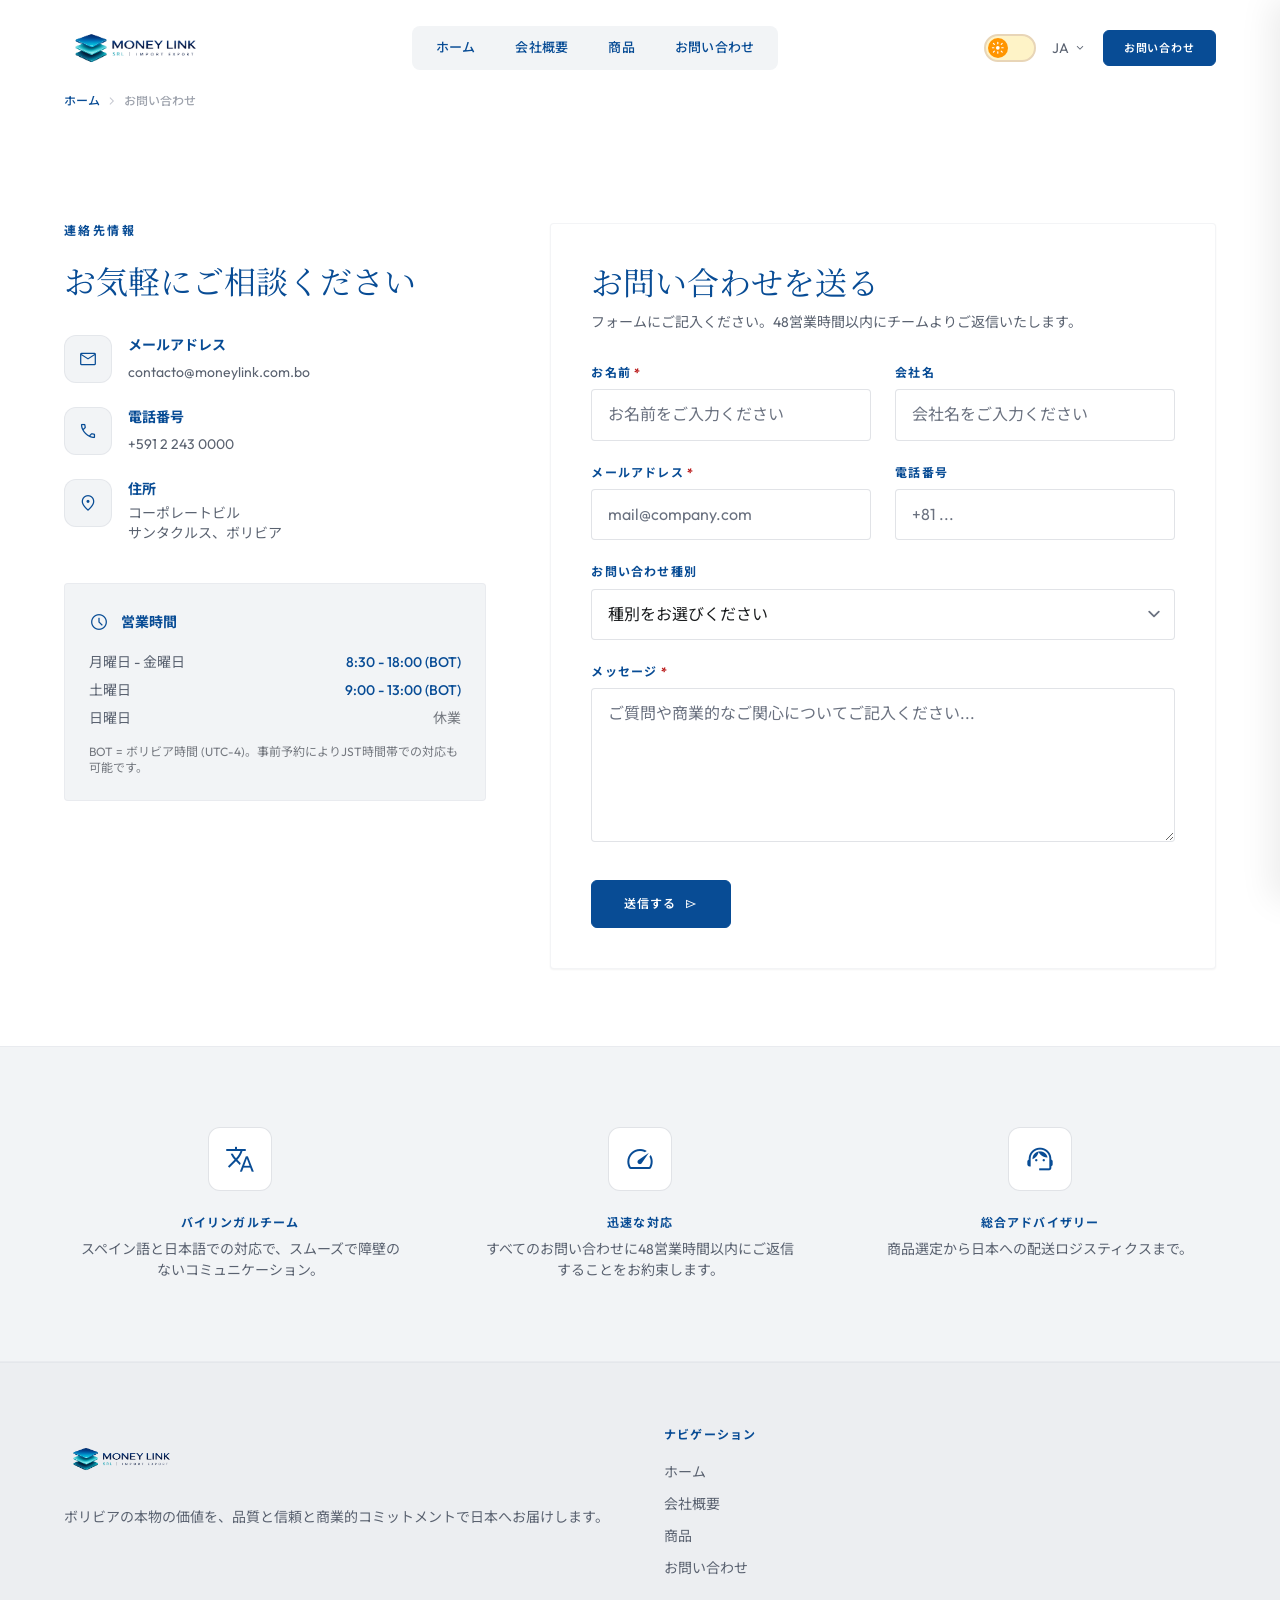
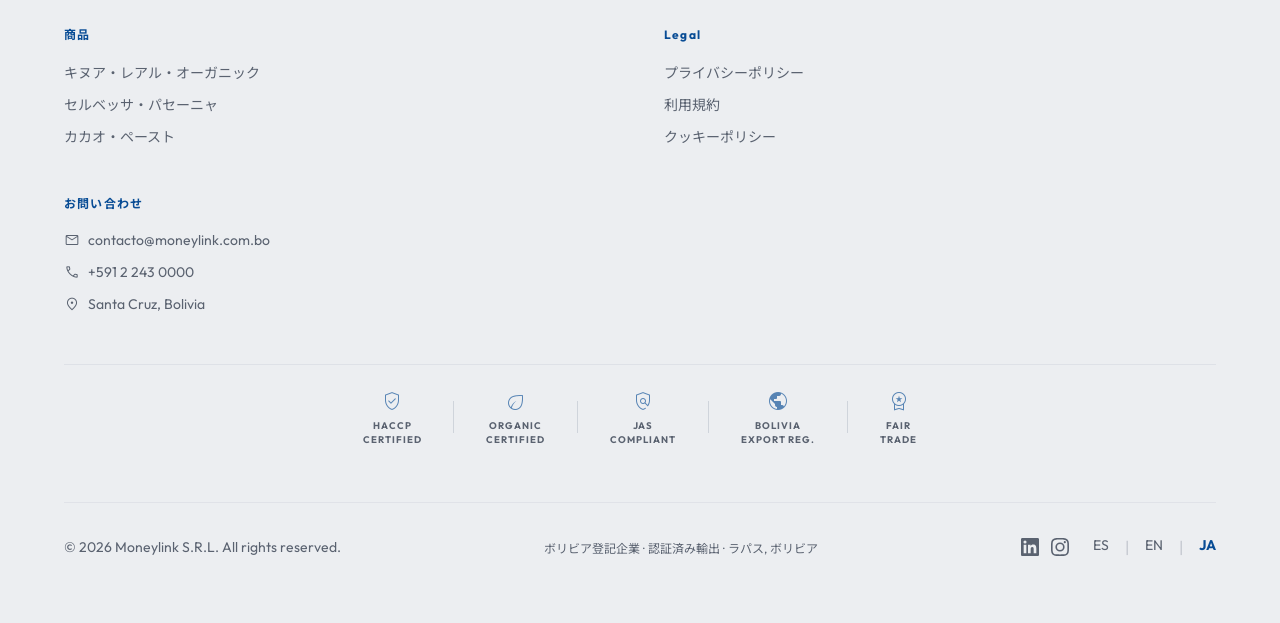
<file: ja/contacto.html>
﻿<!DOCTYPE html>
<html lang="ja">
<head>
  <meta charset="utf-8">
  <script>((d)=>{if(localStorage.getItem("moneylink-theme")==="dark"||((!localStorage.getItem("moneylink-theme"))&&matchMedia("(prefers-color-scheme:dark)").matches))d.classList.add("dark")})(document.documentElement)</script>
  <meta name="viewport" content="width=device-width, initial-scale=1.0">
  <title>お問い合わせ | Moneylink</title>
  <meta name="description" content="Moneylinkの商業チームにお問い合わせください。本格ボリビア産品の日本への輸入に関するバイリンガルアドバイス。">
  <link rel="alternate" hreflang="es" href="../es/contacto.html">
  <link rel="alternate" hreflang="en" href="../en/contacto.html">
  <link rel="alternate" hreflang="ja" href="../ja/contacto.html">
<link rel="icon" type="image/png" href="../assets/img/favicon.png">  <meta name="theme-color" content="#001C42">  <meta property="og:title" content="お問い合わせ | Moneylink">  <meta property="og:description" content="Moneylinkの商業チームにお問い合わせください。本格ボリビア産品の日本への輸入に関するバイリンガルアドバイス。">  <meta property="og:type" content="website">
  <link rel="preconnect" href="https://fonts.googleapis.com">
  <link rel="preconnect" href="https://fonts.gstatic.com" crossorigin>
  <link href="https://fonts.googleapis.com/css2?family=DM+Serif+Display&family=Outfit:wght@400;500;600;700&family=Noto+Sans+JP:wght@400;500;700&family=Noto+Serif+JP:wght@600;700&family=Material+Symbols+Outlined:wght,FILL@100..700,0..1&display=swap" rel="stylesheet">
  <link rel="stylesheet" href="../assets/css/tailwind.min.css">
  <link rel="stylesheet" href="../assets/css/styles.css">
</head>
<body class="bg-background text-on-surface font-body-md overflow-x-hidden">
  <div class="scroll-progress" aria-hidden="true"></div>

  <!-- HEADER -->
  <header data-header class="fixed top-0 w-full z-50 bg-background/90 backdrop-blur-md transition-all duration-200 left-0 right-0">
    <div class="max-w-container-max mx-auto px-4 md:px-margin-desktop py-unit flex justify-between items-center">
    <a href="index.html" class="flex items-center gap-3">
      <img src="../assets/img/logo.png" alt="Money Link SRL" class="h-20 w-auto">
    </a>
    <nav class="hidden md:flex items-center" aria-label="メインナビゲーション">
      <ul class="pill-nav" id="pill-nav">
        <li><a href="index.html">ホーム</a></li>
        <li><a href="nosotros.html">会社概要</a></li>
        <li><a href="productos.html">商品</a></li>
        <li><a href="contacto.html">お問い合わせ</a></li>
        <li class="pill-nav__cursor" aria-hidden="true"></li>
      </ul>
    </nav>
    <div class="flex items-center gap-4">
<button id="theme-toggle" data-theme-toggle class="theme-toggle hidden md:block" aria-label="Toggle theme" type="button"><span class="theme-toggle__knob"><svg class="theme-toggle__sun" viewBox="0 0 24 24" fill="none" xmlns="http://www.w3.org/2000/svg"><circle cx="12" cy="12" r="3.25" fill="currentColor"/><g stroke="currentColor" stroke-linecap="round" stroke-width="2"><path d="M12 2.5v2.5"/><path d="M12 19v2.5"/><path d="M4.22 4.22l1.77 1.77"/><path d="M18.01 18.01l1.77 1.77"/><path d="M2.5 12h2.5"/><path d="M19 12h2.5"/><path d="M4.22 19.78l1.77-1.77"/><path d="M18.01 5.99l1.77-1.77"/></g></svg><svg class="theme-toggle__moon" viewBox="0 0 24 24" fill="none" stroke="currentColor" stroke-width="2" stroke-linecap="round" stroke-linejoin="round" xmlns="http://www.w3.org/2000/svg"><path d="M21 12.79A9 9 0 1 1 11.21 3 7 7 0 0 0 21 12.79z"/></svg></span></button>
      <div class="relative hidden md:block">
        <button id="lang-btn" class="text-secondary hover:text-primary transition-colors cursor-pointer font-body-sm text-body-sm flex items-center gap-1" aria-expanded="false" aria-haspopup="true">
          JA <span class="material-symbols-outlined text-sm">expand_more</span>
        </button>
        <div id="lang-dropdown" class="lang-dropdown" role="menu">
          <a href="../es/contacto.html" role="menuitem">Español</a>
          <a href="../en/contacto.html" role="menuitem">English</a>
          <a href="../ja/contacto.html" role="menuitem" aria-current="page">日本語</a>
        </div>
      </div>
      <a href="contacto.html" class="hidden md:inline-flex btn-primary btn-primary--sm">お問い合わせ</a>
      <button id="nav-toggle" class="md:hidden text-primary p-1" aria-label="メニューを開く" aria-expanded="false">
        <span class="material-symbols-outlined text-2xl">menu</span>
      </button>
    </div>
    </div>
  </header>

  <!-- MOBILE NAV -->
  <div id="mobile-nav-overlay" class="mobile-nav-overlay"></div>
  <aside id="mobile-nav" class="mobile-nav" aria-label="モバイルメニュー">
    <div class="mobile-nav__header">
      <img src="../assets/img/logo.png" alt="Money Link SRL" class="h-16 w-auto">
      <button id="nav-close" class="text-secondary p-1" aria-label="メニューを閉じる"><span class="material-symbols-outlined">close</span></button>
    </div>
    <div class="mobile-nav__links">
      <a href="index.html"><span class="material-symbols-outlined text-lg">home</span> ホーム</a>
      <a href="nosotros.html"><span class="material-symbols-outlined text-lg">info</span> 会社概要</a>
      <a href="productos.html"><span class="material-symbols-outlined text-lg">inventory_2</span> 商品</a>
      <a href="contacto.html" aria-current="page"><span class="material-symbols-outlined text-lg">mail</span> お問い合わせ</a>
    </div>
    <div class="mobile-nav__footer">
      <div class="mobile-nav__theme-row">
        <span class="mobile-nav__theme-label">テーマ</span>
        <button data-theme-toggle class="theme-toggle" aria-label="テーマ切替" type="button"><span class="theme-toggle__knob"><svg class="theme-toggle__sun" viewBox="0 0 24 24" fill="none" xmlns="http://www.w3.org/2000/svg"><circle cx="12" cy="12" r="3.25" fill="currentColor"/><g stroke="currentColor" stroke-linecap="round" stroke-width="2"><path d="M12 2.5v2.5"/><path d="M12 19v2.5"/><path d="M4.22 4.22l1.77 1.77"/><path d="M18.01 18.01l1.77 1.77"/><path d="M2.5 12h2.5"/><path d="M19 12h2.5"/><path d="M4.22 19.78l1.77-1.77"/><path d="M18.01 5.99l1.77-1.77"/></g></svg><svg class="theme-toggle__moon" viewBox="0 0 24 24" fill="none" stroke="currentColor" stroke-width="2" stroke-linecap="round" stroke-linejoin="round" xmlns="http://www.w3.org/2000/svg"><path d="M21 12.79A9 9 0 1 1 11.21 3 7 7 0 0 0 21 12.79z"/></svg></span></button>
      </div>
      <div class="mobile-nav__langs">
        <a href="../es/contacto.html">ES</a>
        <a href="../en/contacto.html">EN</a>
        <a href="../ja/contacto.html" aria-current="page">JA</a>
      </div>
    </div>
  </aside>

  <main class="pt-20">
    <div class="max-w-container-max mx-auto px-4 md:px-margin-desktop">
      <nav aria-label="Breadcrumb" class="breadcrumb">
        <span class="breadcrumb__item"><a href="index.html">ホーム</a></span>
        <span class="breadcrumb__sep material-symbols-outlined" aria-hidden="true">chevron_right</span>
        <span class="breadcrumb__item breadcrumb__item--current" aria-current="page">お問い合わせ</span>
      </nav>
    </div>
    <!-- CONTACT CONTENT -->
    <section class="max-w-container-max mx-auto px-4 md:px-margin-desktop py-16 md:py-[clamp(3rem,6vw,6rem)]">
      <div class="grid grid-cols-1 lg:grid-cols-5 gap-12 lg:gap-16">

        <!-- LEFT: Contact Info -->
        <div class="lg:col-span-2" data-reveal="slide-right">
          <span class="font-label-caps text-label-caps text-primary tracking-[0.2em] uppercase mb-6 block">連絡先情報</span>
          <h2 class="font-headline-lg text-headline-lg text-primary mb-8">お気軽にご相談ください</h2>

          <div class="space-y-6 mb-10">
            <div class="flex items-start gap-4">
              <div class="w-12 h-12 rounded-full bg-surface-container-low flex items-center justify-center border border-outline-variant/30 shrink-0">
                <span class="material-symbols-outlined text-primary text-xl">mail</span>
              </div>
              <div>
                <h3 class="font-bold text-primary text-sm mb-1">メールアドレス</h3>
                <a href="mailto:contacto@moneylink.com.bo" class="text-secondary hover:text-primary text-sm transition-colors">contacto@moneylink.com.bo</a>
              </div>
            </div>

            <div class="flex items-start gap-4">
              <div class="w-12 h-12 rounded-full bg-surface-container-low flex items-center justify-center border border-outline-variant/30 shrink-0">
                <span class="material-symbols-outlined text-primary text-xl">call</span>
              </div>
              <div>
                <h3 class="font-bold text-primary text-sm mb-1">電話番号</h3>
                <a href="tel:+59122430000" class="text-secondary hover:text-primary text-sm transition-colors">+591 2 243 0000</a>
              </div>
            </div>

            <div class="flex items-start gap-4">
              <div class="w-12 h-12 rounded-full bg-surface-container-low flex items-center justify-center border border-outline-variant/30 shrink-0">
                <span class="material-symbols-outlined text-primary text-xl">location_on</span>
              </div>
              <div>
                <h3 class="font-bold text-primary text-sm mb-1">住所</h3>
                <p class="text-secondary text-sm">コーポレートビル<br>サンタクルス、ボリビア</p>
              </div>
            </div>
          </div>

          <!-- Business Hours -->
          <div class="bg-surface-container-low border border-outline-variant/20 rounded-lg p-6">
            <div class="flex items-center gap-3 mb-4">
              <span class="material-symbols-outlined text-primary text-xl">schedule</span>
              <h3 class="font-bold text-primary text-sm">営業時間</h3>
            </div>
            <ul class="space-y-2 text-sm text-secondary">
              <li class="flex justify-between">
                <span>月曜日 - 金曜日</span>
                <span class="font-medium text-primary">8:30 - 18:00 (BOT)</span>
              </li>
              <li class="flex justify-between">
                <span>土曜日</span>
                <span class="font-medium text-primary">9:00 - 13:00 (BOT)</span>
              </li>
              <li class="flex justify-between">
                <span>日曜日</span>
                <span class="text-outline">休業</span>
              </li>
            </ul>
            <p class="text-xs text-outline mt-4">BOT = ボリビア時間 (UTC-4)。事前予約によりJST時間帯での対応も可能です。</p>
          </div>
        </div>

        <!-- RIGHT: Contact Form -->
        <div class="lg:col-span-3" data-reveal>
          <div class="bg-white border border-outline-variant/20 rounded-lg p-6 md:p-10 shadow-sm">
            <h2 class="font-headline-lg text-headline-lg text-primary mb-2">お問い合わせを送る</h2>
            <p class="font-body-sm text-body-sm text-secondary mb-8">フォームにご記入ください。48営業時間以内にチームよりご返信いたします。</p>

            <form id="contact-form" novalidate>
              <div class="grid grid-cols-1 md:grid-cols-2 gap-6 mb-6">
                <!-- Nombre -->
                <div class="field-group">
                  <label for="nombre" class="block font-label-caps text-label-caps text-primary mb-2">お名前 <span class="text-error">*</span></label>
                  <input type="text" id="nombre" name="nombre" required aria-describedby="nombre-error" aria-invalid="false" maxlength="100"
                    class="w-full px-4 py-3 border border-outline-variant/50 rounded-lg bg-background text-on-surface font-body-md text-body-md focus:border-primary focus:ring-1 focus:ring-primary transition-colors"
                    placeholder="お名前をご入力ください">
                  <div role="alert" class="field-error text-error text-xs mt-1" style="display:none;">この項目は必須です。</div>
                </div>

                <!-- Empresa -->
                <div class="field-group">
                  <label for="empresa" class="block font-label-caps text-label-caps text-primary mb-2">会社名</label>
                  <input type="text" id="empresa" name="empresa" maxlength="100"
                    class="w-full px-4 py-3 border border-outline-variant/50 rounded-lg bg-background text-on-surface font-body-md text-body-md focus:border-primary focus:ring-1 focus:ring-primary transition-colors"
                    placeholder="会社名をご入力ください">
                </div>
              </div>

              <div class="grid grid-cols-1 md:grid-cols-2 gap-6 mb-6">
                <!-- Email -->
                <div class="field-group">
                  <label for="email" class="block font-label-caps text-label-caps text-primary mb-2">メールアドレス <span class="text-error">*</span></label>
                  <input type="email" id="email" name="email" required aria-describedby="email-error" aria-invalid="false" maxlength="254"
                    class="w-full px-4 py-3 border border-outline-variant/50 rounded-lg bg-background text-on-surface font-body-md text-body-md focus:border-primary focus:ring-1 focus:ring-primary transition-colors"
                    placeholder="mail@company.com">
                  <div role="alert" class="field-error text-error text-xs mt-1" style="display:none;">有効なメールアドレスをご入力ください。</div>
                </div>

                <!-- Telefono -->
                <div class="field-group">
                  <label for="telefono" class="block font-label-caps text-label-caps text-primary mb-2">電話番号</label>
                  <input type="tel" id="telefono" name="telefono" maxlength="20"
                    class="w-full px-4 py-3 border border-outline-variant/50 rounded-lg bg-background text-on-surface font-body-md text-body-md focus:border-primary focus:ring-1 focus:ring-primary transition-colors"
                    placeholder="+81 ...">
                </div>
              </div>

              <!-- Tipo de consulta -->
              <div class="field-group mb-6">
                <label for="tipo" class="block font-label-caps text-label-caps text-primary mb-2">お問い合わせ種別</label>
                <select id="tipo" name="tipo"
                  class="w-full px-4 py-3 border border-outline-variant/50 rounded-lg bg-background text-on-surface font-body-md text-body-md focus:border-primary focus:ring-1 focus:ring-primary transition-colors">
                  <option value="" disabled selected>種別をお選びください</option>
                  <option value="productos">商品に関するお問い合わせ</option>
                  <option value="distribucion">流通・提携</option>
                  <option value="general">一般的なお問い合わせ</option>
                </select>
              </div>

              <!-- Mensaje -->
              <div class="field-group mb-8">
                <label for="mensaje" class="block font-label-caps text-label-caps text-primary mb-2">メッセージ <span class="text-error">*</span></label>
                <textarea id="mensaje" name="mensaje" required rows="5" maxlength="2000"
                  class="w-full px-4 py-3 border border-outline-variant/50 rounded-lg bg-background text-on-surface font-body-md text-body-md focus:border-primary focus:ring-1 focus:ring-primary transition-colors resize-y"
                  placeholder="ご質問や商業的なご関心についてご記入ください..."></textarea>
                <div role="alert" class="field-error text-error text-xs mt-1" style="display:none;">この項目は必須です。</div>
              </div>

              <!-- Submit -->
              <button type="submit" data-label="お問い合わせを送信"
                class="btn-primary w-full md:w-auto">
                送信する <span class="material-symbols-outlined text-sm">send</span>
              </button>
            </form>

            <!-- Form Success -->
            <div id="form-success" class="form-success">
              <div class="py-8">
                <div class="w-16 h-16 rounded-full bg-tertiary-fixed flex items-center justify-center mx-auto mb-6">
                  <span class="material-symbols-outlined text-tertiary text-3xl">check_circle</span>
                </div>
                <h3 class="font-headline-lg text-headline-lg text-primary mb-3">送信完了</h3>
                <p class="font-body-md text-body-md text-secondary max-w-md mx-auto">
                  お問い合わせいただきありがとうございます。チームが内容を確認し、48営業時間以内にご返信いたします。
                </p>
                <a href="index.html" class="inline-flex items-center gap-2 mt-8 text-primary font-label-caps text-label-caps hover:gap-4 transition-all">
                  ホームに戻る <span class="material-symbols-outlined text-sm">arrow_forward</span>
                </a>
              </div>
            </div>
          </div>
        </div>

      </div>
    </section>

    <!-- MAP / CTA SECTION -->
    <section class="bg-surface-container-low border-y border-outline-variant/20">
      <div class="max-w-container-max mx-auto px-4 md:px-margin-desktop py-16 md:py-20">
        <div class="grid grid-cols-1 md:grid-cols-3 gap-8 md:gap-12 text-center">
          <div class="flex flex-col items-center">
            <div class="w-16 h-16 rounded-full bg-background flex items-center justify-center mb-6 border border-outline-variant/50">
              <span class="material-symbols-outlined text-primary text-[32px]">translate</span>
            </div>
            <h4 class="font-label-caps text-label-caps text-primary mb-2 uppercase tracking-widest">バイリンガルチーム</h4>
            <p class="font-body-sm text-body-sm text-secondary px-4">スペイン語と日本語での対応で、スムーズで障壁のないコミュニケーション。</p>
          </div>
          <div class="flex flex-col items-center">
            <div class="w-16 h-16 rounded-full bg-background flex items-center justify-center mb-6 border border-outline-variant/50">
              <span class="material-symbols-outlined text-primary text-[32px]">speed</span>
            </div>
            <h4 class="font-label-caps text-label-caps text-primary mb-2 uppercase tracking-widest">迅速な対応</h4>
            <p class="font-body-sm text-body-sm text-secondary px-4">すべてのお問い合わせに48営業時間以内にご返信することをお約束します。</p>
          </div>
          <div class="flex flex-col items-center">
            <div class="w-16 h-16 rounded-full bg-background flex items-center justify-center mb-6 border border-outline-variant/50">
              <span class="material-symbols-outlined text-primary text-[32px]">support_agent</span>
            </div>
            <h4 class="font-label-caps text-label-caps text-primary mb-2 uppercase tracking-widest">総合アドバイザリー</h4>
            <p class="font-body-sm text-body-sm text-secondary px-4">商品選定から日本への配送ロジスティクスまで。</p>
          </div>
        </div>
      </div>
    </section>
  </main>

  <!-- FOOTER -->
  <footer class="bg-surface-container border-t border-outline-variant/20">
    <div class="max-w-container-max mx-auto px-4 md:px-margin-desktop py-12 md:py-16">
      <div class="grid grid-cols-1 sm:grid-cols-2 md:grid-cols-5 gap-8 md:gap-12 mb-12">
        <div class="md:col-span-1">
          <img src="../assets/img/logo.png" alt="Money Link SRL" class="h-16 w-auto mb-4">
          <p class="font-body-sm text-body-sm text-secondary">ボリビアの本物の価値を、品質と信頼と商業的コミットメントで日本へお届けします。</p>
        </div>
        <div>
          <h4 class="font-label-caps text-label-caps text-primary mb-4">ナビゲーション</h4>
          <ul class="space-y-2">
            <li><a href="index.html" class="text-secondary hover:text-primary text-sm transition-colors">ホーム</a></li>
            <li><a href="nosotros.html" class="text-secondary hover:text-primary text-sm transition-colors">会社概要</a></li>
            <li><a href="productos.html" class="text-secondary hover:text-primary text-sm transition-colors">商品</a></li>
            <li><a href="contacto.html" class="text-secondary hover:text-primary text-sm transition-colors">お問い合わせ</a></li>
          </ul>
        </div>
        <div>
          <h4 class="font-label-caps text-label-caps text-primary mb-4">商品</h4>
          <ul class="space-y-2">
            <li><a href="productos/quinua-real.html" class="text-secondary hover:text-primary text-sm transition-colors">キヌア・レアル・オーガニック</a></li>
            <li><a href="productos/cerveza-pacena.html" class="text-secondary hover:text-primary text-sm transition-colors">セルベッサ・パセーニャ</a></li>
            <li><a href="productos/cacao-pasta.html" class="text-secondary hover:text-primary text-sm transition-colors">カカオ・ペースト</a></li>
          </ul>
        </div>
        <div>
          <h4 class="font-label-caps text-label-caps text-primary mb-4">Legal</h4>
          <ul class="space-y-2">
            <li><a href="#" class="footer-legal-link">プライバシーポリシー</a></li>
            <li><a href="#" class="footer-legal-link">利用規約</a></li>
            <li><a href="#" class="footer-legal-link">クッキーポリシー</a></li>
          </ul>
        </div>
        <div>
          <h4 class="font-label-caps text-label-caps text-primary mb-4">お問い合わせ</h4>
          <ul class="space-y-2">
            <li class="flex items-center gap-2 text-secondary text-sm"><span class="material-symbols-outlined text-base">mail</span> contacto@moneylink.com.bo</li>
            <li class="flex items-center gap-2 text-secondary text-sm"><span class="material-symbols-outlined text-base">call</span> +591 2 243 0000</li>
            <li class="flex items-center gap-2 text-secondary text-sm"><span class="material-symbols-outlined text-base">location_on</span> Santa Cruz, Bolivia</li>
          </ul>
        </div>
      </div>
      <div class="cert-strip">
            <div class="cert-badge">
              <span class="material-symbols-outlined cert-badge__icon">verified_user</span>
              <span class="cert-badge__label">HACCP<br>Certified</span>
            </div>
            <div class="cert-divider" aria-hidden="true"></div>
            <div class="cert-badge">
              <span class="material-symbols-outlined cert-badge__icon">eco</span>
              <span class="cert-badge__label">Organic<br>Certified</span>
            </div>
            <div class="cert-divider" aria-hidden="true"></div>
            <div class="cert-badge">
              <span class="material-symbols-outlined cert-badge__icon">policy</span>
              <span class="cert-badge__label">JAS<br>Compliant</span>
            </div>
            <div class="cert-divider" aria-hidden="true"></div>
            <div class="cert-badge">
              <span class="material-symbols-outlined cert-badge__icon">public</span>
              <span class="cert-badge__label">Bolivia<br>Export Reg.</span>
            </div>
            <div class="cert-divider" aria-hidden="true"></div>
            <div class="cert-badge">
              <span class="material-symbols-outlined cert-badge__icon">workspace_premium</span>
              <span class="cert-badge__label">Fair<br>Trade</span>
            </div>
          </div>
          <div class="border-t border-outline-variant/30 pt-8 flex flex-col md:flex-row justify-between items-center gap-4">
        <p class="font-body-sm text-body-sm text-secondary">&copy; <span data-year></span> Moneylink S.R.L. All rights reserved.</p>
        <p class="text-xs text-secondary opacity-60 mt-1">ボリビア登記企業 &middot; 認証済み輸出 &middot; ラパス, ボリビア</p>
        <div class="flex items-center gap-6">
          <!-- Social Media -->
          <div class="flex items-center gap-3">
            <a href="#" aria-label="LinkedIn (próximamente)" aria-disabled="true" tabindex="-1" class="text-secondary opacity-40 cursor-not-allowed pointer-events-none">
              <svg xmlns="http://www.w3.org/2000/svg" width="18" height="18" viewBox="0 0 24 24" fill="currentColor" aria-hidden="true"><path d="M20.447 20.452h-3.554v-5.569c0-1.328-.027-3.037-1.852-3.037-1.853 0-2.136 1.445-2.136 2.939v5.667H9.351V9h3.414v1.561h.046c.477-.9 1.637-1.85 3.37-1.85 3.601 0 4.267 2.37 4.267 5.455v6.286zM5.337 7.433a2.062 2.062 0 01-2.063-2.065 2.064 2.064 0 112.063 2.065zm1.782 13.019H3.555V9h3.564v11.452zM22.225 0H1.771C.792 0 0 .774 0 1.729v20.542C0 23.227.792 24 1.771 24h20.451C23.2 24 24 23.227 24 22.271V1.729C24 .774 23.2 0 22.222 0h.003z"/></svg>
            </a>
            <a href="#" aria-label="Instagram (próximamente)" aria-disabled="true" tabindex="-1" class="text-secondary opacity-40 cursor-not-allowed pointer-events-none">
              <svg xmlns="http://www.w3.org/2000/svg" width="18" height="18" viewBox="0 0 24 24" fill="currentColor" aria-hidden="true"><path d="M12 2.163c3.204 0 3.584.012 4.85.07 3.252.148 4.771 1.691 4.919 4.919.058 1.265.069 1.645.069 4.849 0 3.205-.012 3.584-.069 4.849-.149 3.225-1.664 4.771-4.919 4.919-1.266.058-1.644.07-4.85.07-3.204 0-3.584-.012-4.849-.07-3.26-.149-4.771-1.699-4.919-4.92-.058-1.265-.07-1.644-.07-4.849 0-3.204.013-3.583.07-4.849.149-3.227 1.664-4.771 4.919-4.919 1.266-.057 1.645-.069 4.849-.069zm0-2.163c-3.259 0-3.667.014-4.947.072-4.358.2-6.78 2.618-6.98 6.98-.059 1.281-.073 1.689-.073 4.948 0 3.259.014 3.668.072 4.948.2 4.358 2.618 6.78 6.98 6.98 1.281.058 1.689.072 4.948.072 3.259 0 3.668-.014 4.948-.072 4.354-.2 6.782-2.618 6.979-6.98.059-1.28.073-1.689.073-4.948 0-3.259-.014-3.667-.072-4.947-.196-4.354-2.617-6.78-6.979-6.98-1.281-.059-1.69-.073-4.949-.073zm0 5.838a6.162 6.162 0 100 12.324 6.162 6.162 0 000-12.324zM12 16a4 4 0 110-8 4 4 0 010 8zm6.406-11.845a1.44 1.44 0 100 2.881 1.44 1.44 0 000-2.881z"/></svg>
            </a>
          </div>
        <div class="flex gap-4">
          <a href="../es/contacto.html" class="text-secondary hover:text-primary text-sm transition-colors">ES</a>
          <span class="text-outline-variant">|</span>
          <a href="../en/contacto.html" class="text-secondary hover:text-primary text-sm transition-colors">EN</a>
          <span class="text-outline-variant">|</span>
          <a href="../ja/contacto.html" class="text-primary font-bold text-sm" aria-current="page">JA</a>
        </div>
        </div>
      </div>
    </div>
  </footer>

  <script src="../assets/js/main.js"></script>
</body>
</html>
</file>
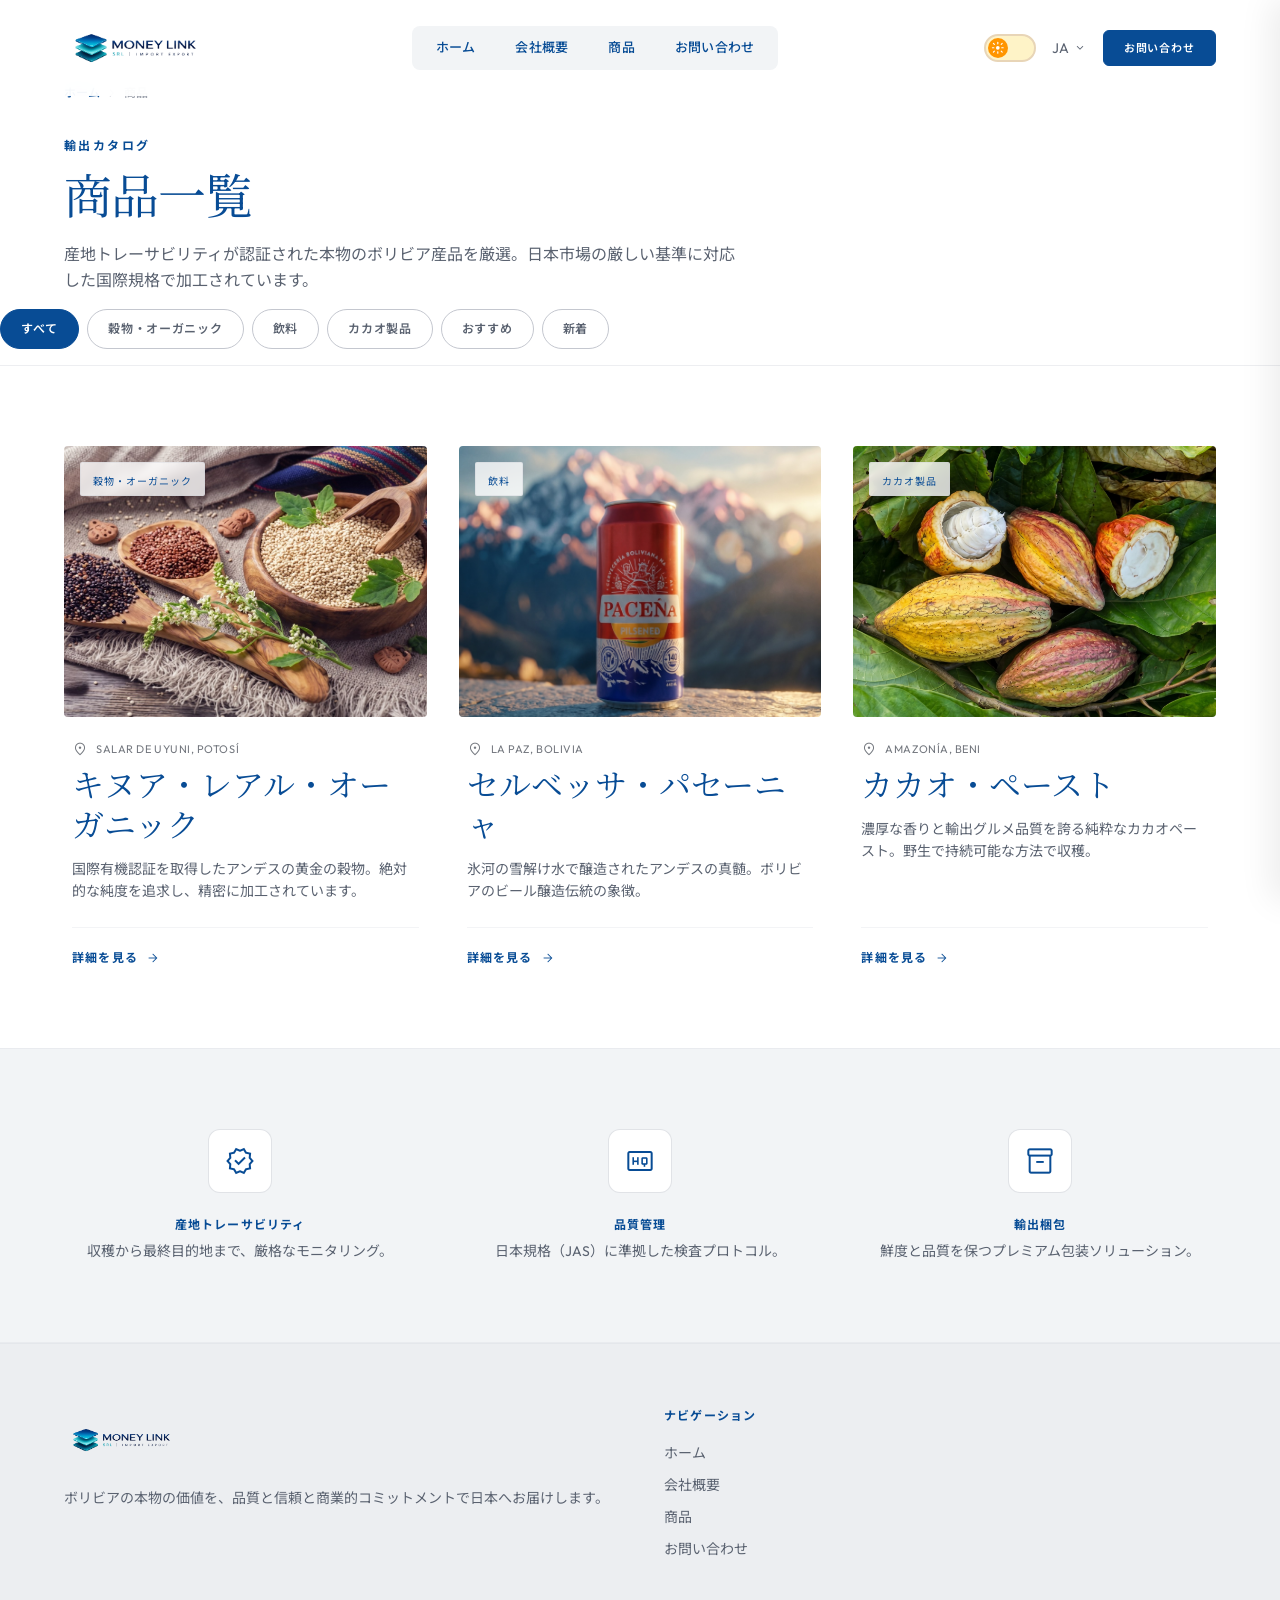
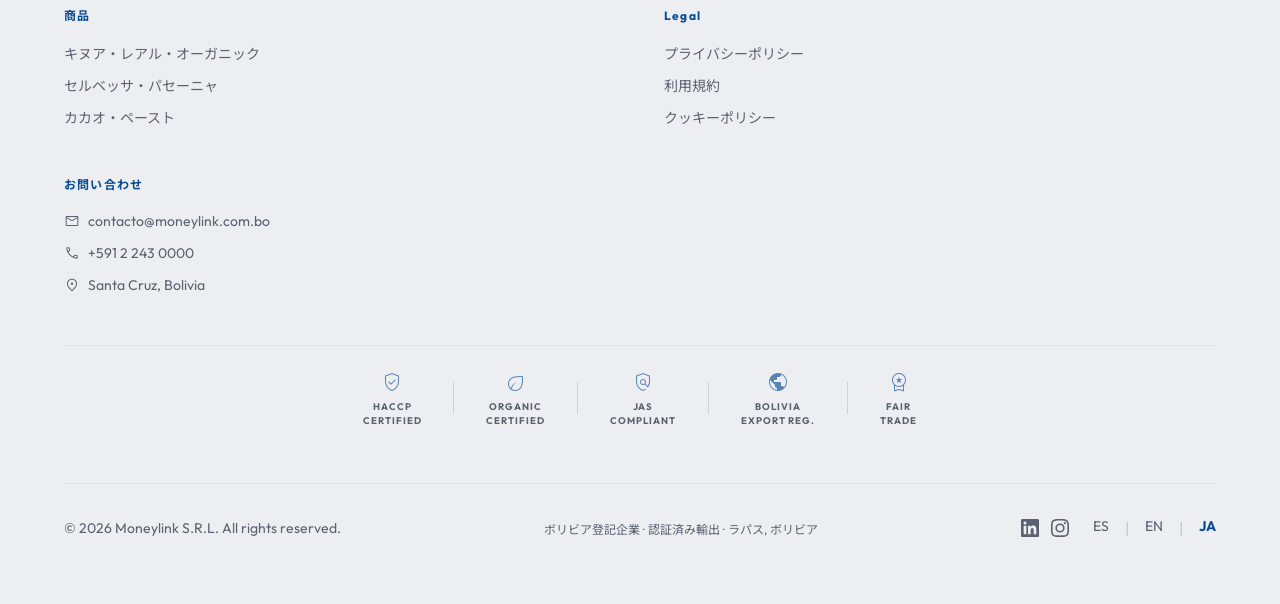
<file: ja/productos.html>
﻿<!DOCTYPE html>
<html lang="ja">
<head>
  <meta charset="utf-8">
  <script>((d)=>{if(localStorage.getItem("moneylink-theme")==="dark"||((!localStorage.getItem("moneylink-theme"))&&matchMedia("(prefers-color-scheme:dark)").matches))d.classList.add("dark")})(document.documentElement)</script>
  <meta name="viewport" content="width=device-width, initial-scale=1.0">
  <title>商品 | Moneylink — ボリビア輸出カタログ</title>
  <meta name="description" content="ボリビア輸出産品カタログ：キヌア・レアル・オーガニック、セルベッサ・パセーニャ、カカオ・ペースト。日本市場向け認証品質。">
  <link rel="alternate" hreflang="es" href="../es/productos.html">
  <link rel="alternate" hreflang="en" href="../en/productos.html">
  <link rel="alternate" hreflang="ja" href="../ja/productos.html">
<link rel="icon" type="image/png" href="../assets/img/favicon.png">  <meta name="theme-color" content="#001C42">  <meta property="og:title" content="商品 | Moneylink — ボリビア輸出カタログ">  <meta property="og:description" content="ボリビア輸出産品カタログ：キヌア・レアル・オーガニック、セルベッサ・パセーニャ、カカオ・ペースト。日本市場向け認証品質。">  <meta property="og:type" content="website">
  <link rel="preconnect" href="https://fonts.googleapis.com">
  <link rel="preconnect" href="https://fonts.gstatic.com" crossorigin>
  <link href="https://fonts.googleapis.com/css2?family=DM+Serif+Display&family=Outfit:wght@400;500;600;700&family=Noto+Sans+JP:wght@400;500;700&family=Noto+Serif+JP:wght@600;700&family=Material+Symbols+Outlined:wght,FILL@100..700,0..1&display=swap" rel="stylesheet">
  <link rel="stylesheet" href="../assets/css/tailwind.min.css">
  <link rel="stylesheet" href="../assets/css/styles.css">
</head>
<body class="bg-background text-on-surface font-body-md overflow-x-hidden">

  <!-- HEADER -->
  <header data-header class="fixed top-0 w-full z-50 bg-background/90 backdrop-blur-md transition-all duration-200 left-0 right-0">
    <div class="max-w-container-max mx-auto px-4 md:px-margin-desktop py-unit flex justify-between items-center">
    <a href="index.html" class="flex items-center gap-3">
      <img src="../assets/img/logo.png" alt="Money Link SRL" class="h-20 w-auto">
    </a>
    <nav class="hidden md:flex items-center" aria-label="メインナビゲーション">
      <ul class="pill-nav" id="pill-nav">
        <li><a href="index.html">ホーム</a></li>
        <li><a href="nosotros.html">会社概要</a></li>
        <li><a href="productos.html">商品</a></li>
        <li><a href="contacto.html">お問い合わせ</a></li>
        <li class="pill-nav__cursor" aria-hidden="true"></li>
      </ul>
    </nav>
    <div class="flex items-center gap-4">
<button id="theme-toggle" data-theme-toggle class="theme-toggle hidden md:block" aria-label="Toggle theme" type="button"><span class="theme-toggle__knob"><svg class="theme-toggle__sun" viewBox="0 0 24 24" fill="none" xmlns="http://www.w3.org/2000/svg"><circle cx="12" cy="12" r="3.25" fill="currentColor"/><g stroke="currentColor" stroke-linecap="round" stroke-width="2"><path d="M12 2.5v2.5"/><path d="M12 19v2.5"/><path d="M4.22 4.22l1.77 1.77"/><path d="M18.01 18.01l1.77 1.77"/><path d="M2.5 12h2.5"/><path d="M19 12h2.5"/><path d="M4.22 19.78l1.77-1.77"/><path d="M18.01 5.99l1.77-1.77"/></g></svg><svg class="theme-toggle__moon" viewBox="0 0 24 24" fill="none" stroke="currentColor" stroke-width="2" stroke-linecap="round" stroke-linejoin="round" xmlns="http://www.w3.org/2000/svg"><path d="M21 12.79A9 9 0 1 1 11.21 3 7 7 0 0 0 21 12.79z"/></svg></span></button>
      <div class="relative hidden md:block">
        <button id="lang-btn" class="text-secondary hover:text-primary transition-colors cursor-pointer font-body-sm text-body-sm flex items-center gap-1" aria-expanded="false" aria-haspopup="true">
          JA <span class="material-symbols-outlined text-sm">expand_more</span>
        </button>
        <div id="lang-dropdown" class="lang-dropdown" role="menu">
          <a href="../es/productos.html" role="menuitem">Español</a>
          <a href="../en/productos.html" role="menuitem">English</a>
          <a href="../ja/productos.html" role="menuitem" aria-current="page">日本語</a>
        </div>
      </div>
      <a href="contacto.html" class="hidden md:inline-flex btn-primary btn-primary--sm">お問い合わせ</a>
      <button id="nav-toggle" class="md:hidden text-primary p-1" aria-label="メニューを開く" aria-expanded="false">
        <span class="material-symbols-outlined text-2xl">menu</span>
      </button>
    </div>
    </div>
  </header>

  <!-- MOBILE NAV -->
  <div id="mobile-nav-overlay" class="mobile-nav-overlay"></div>
  <aside id="mobile-nav" class="mobile-nav" aria-label="モバイルメニュー">
    <div class="mobile-nav__header">
      <img src="../assets/img/logo.png" alt="Money Link SRL" class="h-16 w-auto">
      <button id="nav-close" class="text-secondary p-1" aria-label="メニューを閉じる"><span class="material-symbols-outlined">close</span></button>
    </div>
    <div class="mobile-nav__links">
      <a href="index.html"><span class="material-symbols-outlined text-lg">home</span> ホーム</a>
      <a href="nosotros.html"><span class="material-symbols-outlined text-lg">info</span> 会社概要</a>
      <a href="productos.html" aria-current="page"><span class="material-symbols-outlined text-lg">inventory_2</span> 商品</a>
      <a href="contacto.html"><span class="material-symbols-outlined text-lg">mail</span> お問い合わせ</a>
    </div>
    <div class="mobile-nav__footer">
      <div class="mobile-nav__theme-row">
        <span class="mobile-nav__theme-label">テーマ</span>
        <button data-theme-toggle class="theme-toggle" aria-label="テーマ切替" type="button"><span class="theme-toggle__knob"><svg class="theme-toggle__sun" viewBox="0 0 24 24" fill="none" xmlns="http://www.w3.org/2000/svg"><circle cx="12" cy="12" r="3.25" fill="currentColor"/><g stroke="currentColor" stroke-linecap="round" stroke-width="2"><path d="M12 2.5v2.5"/><path d="M12 19v2.5"/><path d="M4.22 4.22l1.77 1.77"/><path d="M18.01 18.01l1.77 1.77"/><path d="M2.5 12h2.5"/><path d="M19 12h2.5"/><path d="M4.22 19.78l1.77-1.77"/><path d="M18.01 5.99l1.77-1.77"/></g></svg><svg class="theme-toggle__moon" viewBox="0 0 24 24" fill="none" stroke="currentColor" stroke-width="2" stroke-linecap="round" stroke-linejoin="round" xmlns="http://www.w3.org/2000/svg"><path d="M21 12.79A9 9 0 1 1 11.21 3 7 7 0 0 0 21 12.79z"/></svg></span></button>
      </div>
      <div class="mobile-nav__langs">
        <a href="../es/productos.html">ES</a>
        <a href="../en/productos.html">EN</a>
        <a href="../ja/productos.html" aria-current="page">JA</a>
      </div>
    </div>
  </aside>

  <main class="pt-[72px]">
    <div class="max-w-container-max mx-auto px-4 md:px-margin-desktop">
      <nav aria-label="Breadcrumb" class="breadcrumb">
        <span class="breadcrumb__item"><a href="index.html">ホーム</a></span>
        <span class="breadcrumb__sep material-symbols-outlined" aria-hidden="true">chevron_right</span>
        <span class="breadcrumb__item breadcrumb__item--current" aria-current="page">商品</span>
      </nav>
    </div>

    <!-- CATALOG INTRO -->
    <section class="max-w-container-max mx-auto px-4 md:px-margin-desktop pt-14 pb-4">
      <div class="max-w-2xl" data-reveal>
        <span class="font-label-caps text-label-caps text-primary tracking-[0.2em] uppercase mb-4 block">輸出カタログ</span>
        <h1 class="font-headline-xl text-headline-lg-mobile md:text-headline-xl text-primary mb-4 leading-tight">商品一覧</h1>
        <p class="font-body-md text-body-md text-secondary leading-relaxed">産地トレーサビリティが認証された本物のボリビア産品を厳選。日本市場の厳しい基準に対応した国際規格で加工されています。</p>
      </div>
    </section>

    <!-- FILTERS -->
    <section class="bg-background border-b border-outline-variant/30">
      <div class="max-w-container-max mx-auto py-2">
        <div class="filter-wrap" data-reveal="fade">
          <button data-filter="todos" class="filter-chip filter-chip--active">すべて</button>
          <button data-filter="granos" class="filter-chip">穀物・オーガニック</button>
          <button data-filter="bebidas" class="filter-chip">飲料</button>
          <button data-filter="cacao" class="filter-chip">カカオ製品</button>
          <button data-filter="destacados" class="filter-chip">おすすめ</button>
          <button data-filter="nuevos" class="filter-chip">新着</button>
        </div>
      </div>
    </section>

    <!-- PRODUCT GRID -->
    <section class="max-w-container-max mx-auto px-4 md:px-margin-desktop py-12 md:py-20">
      <div class="grid grid-cols-1 md:grid-cols-2 lg:grid-cols-3 gap-8" data-reveal-stagger md:gap-x-gutter md:gap-y-16">
        <!-- Quinua -->
        <a href="productos/quinua-real.html" data-categories="granos destacados" class="group product-card flex flex-col h-full transition-all duration-300 block" data-reveal="product" style="--reveal-index: 0">
          <div class="relative aspect-[1.34] overflow-hidden bg-surface-container rounded-lg mb-6">
            <img class="product-image object-cover w-full h-full transition-transform duration-700" alt="キヌア・レアル・オーガニック" src="../assets/img/products/quinua/variedades.jpg" loading="lazy" width="400" height="300">
            <div class="absolute top-4 left-4 bg-background/80 backdrop-blur-sm px-3 py-1 rounded border border-outline-variant/30">
              <span class="font-label-caps text-[10px] uppercase tracking-widest text-primary">穀物・オーガニック</span>
            </div>
          </div>
          <div class="flex flex-col flex-grow px-2">
            <div class="flex items-center gap-2 mb-2">
              <span class="material-symbols-outlined text-[16px] text-outline">location_on</span>
              <span class="font-label-caps text-[11px] text-outline uppercase tracking-wider">Salar de Uyuni, Potosí</span>
            </div>
            <h3 class="font-headline-lg text-headline-lg text-primary mb-3">キヌア・レアル・オーガニック</h3>
            <p class="font-body-sm text-body-sm text-secondary mb-6 leading-relaxed">
              国際有機認証を取得したアンデスの黄金の穀物。絶対的な純度を追求し、精密に加工されています。
            </p>
            <div class="mt-auto pt-4 border-t border-outline-variant/20">
              <span class="inline-flex items-center gap-2 font-label-caps text-label-caps text-primary group-hover:gap-4 transition-all duration-300">
                詳細を見る <span class="material-symbols-outlined text-sm">arrow_forward</span>
              </span>
            </div>
          </div>
        </a>
        <!-- Cerveza Paceña -->
        <a href="productos/cerveza-pacena.html" data-categories="bebidas destacados" class="group product-card flex flex-col h-full transition-all duration-300 block" data-reveal="product" style="--reveal-index: 1">
          <div class="relative aspect-[1.34] overflow-hidden bg-surface-container rounded-lg mb-6">
            <img class="product-image object-cover w-full h-full transition-transform duration-700" alt="セルベッサ・パセーニャ" src="../assets/img/products/pacena/lata-andes-sunset.jpg" loading="lazy" width="400" height="300">
            <div class="absolute top-4 left-4 bg-background/80 backdrop-blur-sm px-3 py-1 rounded border border-outline-variant/30">
              <span class="font-label-caps text-[10px] uppercase tracking-widest text-primary">飲料</span>
            </div>
          </div>
          <div class="flex flex-col flex-grow px-2">
            <div class="flex items-center gap-2 mb-2">
              <span class="material-symbols-outlined text-[16px] text-outline">location_on</span>
              <span class="font-label-caps text-[11px] text-outline uppercase tracking-wider">La Paz, Bolivia</span>
            </div>
            <h3 class="font-headline-lg text-headline-lg text-primary mb-3">セルベッサ・パセーニャ</h3>
            <p class="font-body-sm text-body-sm text-secondary mb-6 leading-relaxed">
              氷河の雪解け水で醸造されたアンデスの真髄。ボリビアのビール醸造伝統の象徴。
            </p>
            <div class="mt-auto pt-4 border-t border-outline-variant/20">
              <span class="inline-flex items-center gap-2 font-label-caps text-label-caps text-primary group-hover:gap-4 transition-all duration-300">
                詳細を見る <span class="material-symbols-outlined text-sm">arrow_forward</span>
              </span>
            </div>
          </div>
        </a>
        <!-- Cacao en Pasta -->
        <a href="productos/cacao-pasta.html" data-categories="cacao nuevos" class="group product-card flex flex-col h-full transition-all duration-300 block" data-reveal="product" style="--reveal-index: 2">
          <div class="relative aspect-[1.34] overflow-hidden bg-surface-container rounded-lg mb-6">
            <img class="product-image object-cover w-full h-full transition-transform duration-700" alt="カカオ・ペースト" src="../assets/img/products/cacao/vainas-hojas.jpg" loading="lazy" width="400" height="300">
            <div class="absolute top-4 left-4 bg-background/80 backdrop-blur-sm px-3 py-1 rounded border border-outline-variant/30">
              <span class="font-label-caps text-[10px] uppercase tracking-widest text-primary">カカオ製品</span>
            </div>
          </div>
          <div class="flex flex-col flex-grow px-2">
            <div class="flex items-center gap-2 mb-2">
              <span class="material-symbols-outlined text-[16px] text-outline">location_on</span>
              <span class="font-label-caps text-[11px] text-outline uppercase tracking-wider">Amazonía, Beni</span>
            </div>
            <h3 class="font-headline-lg text-headline-lg text-primary mb-3">カカオ・ペースト</h3>
            <p class="font-body-sm text-body-sm text-secondary mb-6 leading-relaxed">
              濃厚な香りと輸出グルメ品質を誇る純粋なカカオペースト。野生で持続可能な方法で収穫。
            </p>
            <div class="mt-auto pt-4 border-t border-outline-variant/20">
              <span class="inline-flex items-center gap-2 font-label-caps text-label-caps text-primary group-hover:gap-4 transition-all duration-300">
                詳細を見る <span class="material-symbols-outlined text-sm">arrow_forward</span>
              </span>
            </div>
          </div>
        </a>
      </div>
    </section>

    <!-- TRUST BANNER -->
    <section class="bg-surface-container-low border-y border-outline-variant/20">
      <div class="max-w-container-max mx-auto px-4 md:px-margin-desktop py-16 md:py-20">
        <div class="grid grid-cols-1 md:grid-cols-3 gap-8 md:gap-12 text-center">
          <div class="flex flex-col items-center">
            <div class="w-16 h-16 rounded-full bg-background flex items-center justify-center mb-6 border border-outline-variant/50">
              <span class="material-symbols-outlined text-primary text-[32px]">verified</span>
            </div>
            <h4 class="font-label-caps text-label-caps text-primary mb-2 uppercase tracking-widest">産地トレーサビリティ</h4>
            <p class="font-body-sm text-body-sm text-secondary px-4">収穫から最終目的地まで、厳格なモニタリング。</p>
          </div>
          <div class="flex flex-col items-center">
            <div class="w-16 h-16 rounded-full bg-background flex items-center justify-center mb-6 border border-outline-variant/50">
              <span class="material-symbols-outlined text-primary text-[32px]">high_quality</span>
            </div>
            <h4 class="font-label-caps text-label-caps text-primary mb-2 uppercase tracking-widest">品質管理</h4>
            <p class="font-body-sm text-body-sm text-secondary px-4">日本規格（JAS）に準拠した検査プロトコル。</p>
          </div>
          <div class="flex flex-col items-center">
            <div class="w-16 h-16 rounded-full bg-background flex items-center justify-center mb-6 border border-outline-variant/50">
              <span class="material-symbols-outlined text-primary text-[32px]">inventory_2</span>
            </div>
            <h4 class="font-label-caps text-label-caps text-primary mb-2 uppercase tracking-widest">輸出梱包</h4>
            <p class="font-body-sm text-body-sm text-secondary px-4">鮮度と品質を保つプレミアム包装ソリューション。</p>
          </div>
        </div>
      </div>
    </section>
  </main>

  <!-- FOOTER -->
  <footer class="bg-surface-container border-t border-outline-variant/20">
    <div class="max-w-container-max mx-auto px-4 md:px-margin-desktop py-12 md:py-16">
      <div class="grid grid-cols-1 sm:grid-cols-2 md:grid-cols-5 gap-8 md:gap-12 mb-12">
        <div class="md:col-span-1">
          <img src="../assets/img/logo.png" alt="Money Link SRL" class="h-16 w-auto mb-4">
          <p class="font-body-sm text-body-sm text-secondary">ボリビアの本物の価値を、品質と信頼と商業的コミットメントで日本へお届けします。</p>
        </div>
        <div>
          <h4 class="font-label-caps text-label-caps text-primary mb-4">ナビゲーション</h4>
          <ul class="space-y-2">
            <li><a href="index.html" class="text-secondary hover:text-primary text-sm transition-colors">ホーム</a></li>
            <li><a href="nosotros.html" class="text-secondary hover:text-primary text-sm transition-colors">会社概要</a></li>
            <li><a href="productos.html" class="text-secondary hover:text-primary text-sm transition-colors">商品</a></li>
            <li><a href="contacto.html" class="text-secondary hover:text-primary text-sm transition-colors">お問い合わせ</a></li>
          </ul>
        </div>
        <div>
          <h4 class="font-label-caps text-label-caps text-primary mb-4">商品</h4>
          <ul class="space-y-2">
            <li><a href="productos/quinua-real.html" class="text-secondary hover:text-primary text-sm transition-colors">キヌア・レアル・オーガニック</a></li>
            <li><a href="productos/cerveza-pacena.html" class="text-secondary hover:text-primary text-sm transition-colors">セルベッサ・パセーニャ</a></li>
            <li><a href="productos/cacao-pasta.html" class="text-secondary hover:text-primary text-sm transition-colors">カカオ・ペースト</a></li>
          </ul>
        </div>
        <div>
          <h4 class="font-label-caps text-label-caps text-primary mb-4">Legal</h4>
          <ul class="space-y-2">
            <li><a href="#" class="footer-legal-link">プライバシーポリシー</a></li>
            <li><a href="#" class="footer-legal-link">利用規約</a></li>
            <li><a href="#" class="footer-legal-link">クッキーポリシー</a></li>
          </ul>
        </div>
        <div>
          <h4 class="font-label-caps text-label-caps text-primary mb-4">お問い合わせ</h4>
          <ul class="space-y-2">
            <li class="flex items-center gap-2 text-secondary text-sm"><span class="material-symbols-outlined text-base">mail</span> contacto@moneylink.com.bo</li>
            <li class="flex items-center gap-2 text-secondary text-sm"><span class="material-symbols-outlined text-base">call</span> +591 2 243 0000</li>
            <li class="flex items-center gap-2 text-secondary text-sm"><span class="material-symbols-outlined text-base">location_on</span> Santa Cruz, Bolivia</li>
          </ul>
        </div>
      </div>
      <div class="cert-strip">
            <div class="cert-badge">
              <span class="material-symbols-outlined cert-badge__icon">verified_user</span>
              <span class="cert-badge__label">HACCP<br>Certified</span>
            </div>
            <div class="cert-divider" aria-hidden="true"></div>
            <div class="cert-badge">
              <span class="material-symbols-outlined cert-badge__icon">eco</span>
              <span class="cert-badge__label">Organic<br>Certified</span>
            </div>
            <div class="cert-divider" aria-hidden="true"></div>
            <div class="cert-badge">
              <span class="material-symbols-outlined cert-badge__icon">policy</span>
              <span class="cert-badge__label">JAS<br>Compliant</span>
            </div>
            <div class="cert-divider" aria-hidden="true"></div>
            <div class="cert-badge">
              <span class="material-symbols-outlined cert-badge__icon">public</span>
              <span class="cert-badge__label">Bolivia<br>Export Reg.</span>
            </div>
            <div class="cert-divider" aria-hidden="true"></div>
            <div class="cert-badge">
              <span class="material-symbols-outlined cert-badge__icon">workspace_premium</span>
              <span class="cert-badge__label">Fair<br>Trade</span>
            </div>
          </div>
          <div class="border-t border-outline-variant/30 pt-8 flex flex-col md:flex-row justify-between items-center gap-4">
        <p class="font-body-sm text-body-sm text-secondary">&copy; <span data-year></span> Moneylink S.R.L. All rights reserved.</p>
        <p class="text-xs text-secondary opacity-60 mt-1">ボリビア登記企業 &middot; 認証済み輸出 &middot; ラパス, ボリビア</p>
        <div class="flex items-center gap-6">
          <!-- Social Media -->
          <div class="flex items-center gap-3">
            <a href="#" aria-label="LinkedIn (próximamente)" aria-disabled="true" tabindex="-1" class="text-secondary opacity-40 cursor-not-allowed pointer-events-none">
              <svg xmlns="http://www.w3.org/2000/svg" width="18" height="18" viewBox="0 0 24 24" fill="currentColor" aria-hidden="true"><path d="M20.447 20.452h-3.554v-5.569c0-1.328-.027-3.037-1.852-3.037-1.853 0-2.136 1.445-2.136 2.939v5.667H9.351V9h3.414v1.561h.046c.477-.9 1.637-1.85 3.37-1.85 3.601 0 4.267 2.37 4.267 5.455v6.286zM5.337 7.433a2.062 2.062 0 01-2.063-2.065 2.064 2.064 0 112.063 2.065zm1.782 13.019H3.555V9h3.564v11.452zM22.225 0H1.771C.792 0 0 .774 0 1.729v20.542C0 23.227.792 24 1.771 24h20.451C23.2 24 24 23.227 24 22.271V1.729C24 .774 23.2 0 22.222 0h.003z"/></svg>
            </a>
            <a href="#" aria-label="Instagram (próximamente)" aria-disabled="true" tabindex="-1" class="text-secondary opacity-40 cursor-not-allowed pointer-events-none">
              <svg xmlns="http://www.w3.org/2000/svg" width="18" height="18" viewBox="0 0 24 24" fill="currentColor" aria-hidden="true"><path d="M12 2.163c3.204 0 3.584.012 4.85.07 3.252.148 4.771 1.691 4.919 4.919.058 1.265.069 1.645.069 4.849 0 3.205-.012 3.584-.069 4.849-.149 3.225-1.664 4.771-4.919 4.919-1.266.058-1.644.07-4.85.07-3.204 0-3.584-.012-4.849-.07-3.26-.149-4.771-1.699-4.919-4.92-.058-1.265-.07-1.644-.07-4.849 0-3.204.013-3.583.07-4.849.149-3.227 1.664-4.771 4.919-4.919 1.266-.057 1.645-.069 4.849-.069zm0-2.163c-3.259 0-3.667.014-4.947.072-4.358.2-6.78 2.618-6.98 6.98-.059 1.281-.073 1.689-.073 4.948 0 3.259.014 3.668.072 4.948.2 4.358 2.618 6.78 6.98 6.98 1.281.058 1.689.072 4.948.072 3.259 0 3.668-.014 4.948-.072 4.354-.2 6.782-2.618 6.979-6.98.059-1.28.073-1.689.073-4.948 0-3.259-.014-3.667-.072-4.947-.196-4.354-2.617-6.78-6.979-6.98-1.281-.059-1.69-.073-4.949-.073zm0 5.838a6.162 6.162 0 100 12.324 6.162 6.162 0 000-12.324zM12 16a4 4 0 110-8 4 4 0 010 8zm6.406-11.845a1.44 1.44 0 100 2.881 1.44 1.44 0 000-2.881z"/></svg>
            </a>
          </div>
        <div class="flex gap-4">
          <a href="../es/productos.html" class="text-secondary hover:text-primary text-sm transition-colors">ES</a>
          <span class="text-outline-variant">|</span>
          <a href="../en/productos.html" class="text-secondary hover:text-primary text-sm transition-colors">EN</a>
          <span class="text-outline-variant">|</span>
          <a href="../ja/productos.html" class="text-primary font-bold text-sm" aria-current="page">JA</a>
        </div>
        </div>
      </div>
    </div>
  </footer>

  <script src="../assets/js/main.js"></script>
</body>
</html>
</file>
<file: assets/css/styles.css>
﻿/* === MONEYLINK — Shared Styles === */

:root {
  --ml-navy: #001C42;
  --ml-royal-blue: #084C95;
  --ml-turquoise: #00A5C5;
  --ml-aqua-light: #53D1E5;
  --ml-teal-deep: #005C72;
  --ml-turquoise-mid: #008CA6;
  --ml-white: #FFFFFF;
  --ml-gradient-brand: linear-gradient(135deg, var(--ml-teal-deep) 0%, var(--ml-turquoise-mid) 35%, var(--ml-turquoise) 65%, var(--ml-aqua-light) 100%);
  --ml-gradient-corporate: linear-gradient(135deg, var(--ml-navy) 0%, var(--ml-royal-blue) 100%);
}

body {
  background-color: #FFFFFF;
  color: #1a1c1e;
  scroll-behavior: smooth;
}

/* === Hero Motion System (inspired by motion/react patterns) === */
@keyframes heroFromBottom {
  from { opacity: 0; transform: translateY(100%); }
  to   { opacity: 1; transform: translateY(0); }
}

@keyframes heroFromLeft {
  from { opacity: 0; transform: translateX(-100%); }
  to   { opacity: 1; transform: translateX(0); }
}

@keyframes heroFromRight {
  from { opacity: 0; transform: translateX(100%); }
  to   { opacity: 1; transform: translateX(0); }
}

@keyframes heroFromTop {
  from { opacity: 0; transform: translateY(-100%); }
  to   { opacity: 1; transform: translateY(0); }
}

@keyframes heroFadeScale {
  from { opacity: 0; transform: scale(1.06); }
  to   { opacity: 1; transform: scale(1); }
}

@keyframes heroPanLeft {
  from { opacity: 0; transform: translateX(-8%) scale(1.05); }
  to   { opacity: 1; transform: translateX(0) scale(1); }
}

@keyframes heroFadeUp {
  from { opacity: 0; transform: translateY(2rem); }
  to   { opacity: 1; transform: translateY(0); }
}

/* Container-level animations */
[data-hero-animate] {
  opacity: 0;
}

[data-hero-animate="bottom"] { animation: heroFadeUp 0.6s cubic-bezier(0.25, 0.1, 0.25, 1) both; }
[data-hero-animate="left"]   { animation: heroFadeUp 0.6s cubic-bezier(0.25, 0.1, 0.25, 1) both; transform: translateX(-3rem); }
[data-hero-animate="right"]  { animation: heroFadeUp 0.6s cubic-bezier(0.25, 0.1, 0.25, 1) both; }
[data-hero-animate="scale"]  { animation: heroFadeScale 1.2s cubic-bezier(0.25, 0.1, 0.25, 1) both; }

/* Character/word stagger spans */
[data-hero-stagger] {
  overflow: hidden;
}

[data-hero-stagger] .hero-char,
[data-hero-stagger] .hero-word {
  display: inline-block;
  opacity: 0;
  transform: translateY(100%);
  animation: heroFromBottom 0.5s cubic-bezier(0.25, 0.1, 0.25, 1) both;
}

[data-hero-stagger] .hero-word-space {
  display: inline-block;
  width: 0.3em;
}

/* Background pan from left to right */
.hero-bg-zoom {
  animation: heroPanLeft 1.6s cubic-bezier(0.25, 0.1, 0.25, 1) both;
}

/* === Cinematic Hero Effects === */
@keyframes auroraBreathe {
  0%   { transform: translate(-50%, -50%) scale(1); opacity: 0.5; }
  100% { transform: translate(-50%, -50%) scale(1.15); opacity: 0.8; }
}

@keyframes gridFadeIn {
  from { opacity: 0; }
  to   { opacity: 1; }
}

.hero-aurora {
  position: absolute;
  left: 50%;
  top: 50%;
  width: 80vw;
  height: 60vh;
  border-radius: 50%;
  background: radial-gradient(
    circle at 50% 50%,
    rgba(0, 165, 197, 0.12) 0%,
    rgba(8, 76, 149, 0.08) 40%,
    transparent 70%
  );
  filter: blur(80px);
  animation: auroraBreathe 8s ease-in-out infinite alternate;
  pointer-events: none;
  z-index: 1;
}

.hero-grid-pattern {
  position: absolute;
  inset: 0;
  background-size: 60px 60px;
  background-image:
    linear-gradient(to right, rgba(255,255,255,0.04) 1px, transparent 1px),
    linear-gradient(to bottom, rgba(255,255,255,0.04) 1px, transparent 1px);
  mask-image: linear-gradient(to bottom, transparent 5%, rgba(0,0,0,0.6) 30%, rgba(0,0,0,0.6) 70%, transparent 95%);
  -webkit-mask-image: linear-gradient(to bottom, transparent 5%, rgba(0,0,0,0.6) 30%, rgba(0,0,0,0.6) 70%, transparent 95%);
  pointer-events: none;
  z-index: 1;
  animation: gridFadeIn 1.5s ease 0.5s both;
}

.hero-giant-text {
  position: absolute;
  bottom: -5vh;
  left: 50%;
  transform: translateX(-50%);
  font-size: 18vw;
  line-height: 0.8;
  font-weight: 900;
  letter-spacing: -0.05em;
  white-space: nowrap;
  color: transparent;
  -webkit-text-stroke: 1px rgba(255, 255, 255, 0.04);
  background: linear-gradient(180deg, rgba(255,255,255,0.07) 0%, transparent 60%);
  -webkit-background-clip: text;
  background-clip: text;
  pointer-events: none;
  user-select: none;
  z-index: 1;
}

.hero-text-glow {
  background: linear-gradient(180deg, #ffffff 0%, rgba(255,255,255,0.6) 100%);
  -webkit-background-clip: text;
  -webkit-text-fill-color: transparent;
  background-clip: text;
  filter: drop-shadow(0px 0px 30px rgba(83, 209, 229, 0.15));
}

.material-symbols-outlined {
  font-variation-settings: 'FILL' 0, 'wght' 300, 'GRAD' 0, 'opsz' 24;
  vertical-align: middle;
}

/* === Product Page Heroes === */
.product-hero {
  position: relative;
  display: flex;
  align-items: flex-end;
  overflow: hidden;
  background-size: cover;
  background-position: center;
  min-height: 70vh;
}

.product-hero__overlay {
  position: absolute;
  inset: 0;
  pointer-events: none;
}

.product-hero__content {
  position: relative;
  z-index: 1;
  width: 100%;
  max-width: 80rem;
  margin: 0 auto;
  padding: clamp(2rem, 5vw, 4rem) clamp(1rem, 5vw, 4rem);
  padding-bottom: clamp(3rem, 6vw, 5rem);
}

/* === Product Gallery === */
.product-gallery {
  display: grid;
  gap: clamp(0.75rem, 2vw, 1.5rem);
}

.product-gallery img {
  width: 100%;
  height: 100%;
  object-fit: cover;
  border-radius: 0.5rem;
}

.product-gallery--3col {
  grid-template-columns: repeat(3, 1fr);
}

.product-gallery--2col {
  grid-template-columns: repeat(2, 1fr);
}

.product-gallery figure {
  margin: 0;
}

.product-gallery figcaption {
  font-family: 'Outfit', 'Noto Sans JP', sans-serif;
  font-size: 0.75rem;
  font-weight: 500;
  color: #5A6270;
  text-align: center;
  margin-top: 0.75rem;
  letter-spacing: 0.02em;
}

/* === Product Page Responsive === */
@media (max-width: 768px) {
  .product-hero {
    min-height: 50vh;
  }

  .product-gallery--3col {
    grid-template-columns: 1fr;
  }

  .product-gallery--2col {
    grid-template-columns: 1fr;
  }
}

/* === Product Cards === */
.product-card {
  transition: transform 0.35s cubic-bezier(0.16, 1, 0.3, 1),
              box-shadow 0.35s cubic-bezier(0.16, 1, 0.3, 1);
}

.product-card:hover .product-image {
  transform: scale(1.06);
}

.product-card:hover {
  transform: translateY(-0.5rem);
  box-shadow: 0 1.5rem 4rem rgba(13, 75, 140, 0.1), 0 0.5rem 1rem rgba(0, 0, 0, 0.04);
}

/* === Scroll Reveal === */
[data-reveal] {
  opacity: 0;
  transform: translateY(2rem);
  transition: opacity 0.7s cubic-bezier(0.16, 1, 0.3, 1),
              transform 0.7s cubic-bezier(0.16, 1, 0.3, 1);
}

[data-reveal="fade"] {
  transform: none;
}

[data-reveal="slide-left"] {
  transform: translateX(-3rem);
}

[data-reveal="slide-right"] {
  transform: translateX(3rem);
}

[data-reveal="product"] {
  opacity: 0;
  transform: translateY(2.5rem) scale(0.96);
  transition: opacity 0.8s cubic-bezier(0.16, 1, 0.3, 1),
              transform 0.8s cubic-bezier(0.16, 1, 0.3, 1);
}

[data-reveal].is-visible {
  opacity: 1;
  transform: none;
}

[data-reveal-stagger] > [data-reveal] {
  transition-delay: calc(var(--reveal-index, 0) * 100ms);
}

[data-reveal-stagger] > [data-reveal="product"] {
  transition-delay: calc(var(--reveal-index, 0) * 120ms);
}

/* Blur reveal variant */
[data-reveal="blur"] {
  opacity: 0;
  filter: blur(8px);
  transform: translateY(1rem);
  transition: opacity 0.8s cubic-bezier(0.16, 1, 0.3, 1),
              filter 0.8s cubic-bezier(0.16, 1, 0.3, 1),
              transform 0.8s cubic-bezier(0.16, 1, 0.3, 1);
}
[data-reveal="blur"].is-visible {
  opacity: 1;
  filter: blur(0);
  transform: none;
}

/* Scroll progress bar */
.scroll-progress {
  position: fixed;
  top: 0;
  left: 0;
  width: 0%;
  height: 2px;
  background: var(--ml-gradient-brand);
  z-index: 9999;
  transition: width 80ms linear;
  pointer-events: none;
}

/* Parallax background layer */
.parallax-bg {
  will-change: transform;
  backface-visibility: hidden;
}

/* Badge pulse */
@keyframes badgePulse {
  0%, 100% { box-shadow: 0 0 0 0 rgba(0, 165, 197, 0.4); }
  50%       { box-shadow: 0 0 0 6px rgba(0, 165, 197, 0); }
}
.badge-featured {
  animation: badgePulse 2.5s ease-in-out infinite;
}

/* === Header Scrolled === */
[data-header] {
  transition: padding 0.3s ease, box-shadow 0.3s ease, background-color 0.3s ease;
}

.header-scrolled {
  padding-top: 0.25rem !important;
  padding-bottom: 0.25rem !important;
  box-shadow: 0 1px 3px rgba(0, 0, 0, 0.08);
}

/* === Button System === */
.btn-primary {
  display: inline-flex;
  align-items: center;
  justify-content: center;
  gap: 0.5rem;
  height: 3rem;
  padding: 0 2rem;
  font-family: 'Outfit', 'Noto Sans JP', sans-serif;
  font-size: 0.75rem;
  font-weight: 600;
  letter-spacing: 0.08em;
  text-transform: uppercase;
  text-decoration: none;
  white-space: nowrap;
  background: var(--ml-royal-blue);
  color: #ffffff;
  border: 1.5px solid var(--ml-royal-blue);
  border-radius: 0.375rem;
  cursor: pointer;
  transition: background-color 0.2s ease, transform 0.15s ease, box-shadow 0.2s ease;
}

.btn-primary:hover {
  background: #008CA6;
  border-color: #008CA6;
  transform: translateY(-1px);
  box-shadow: 0 0.25rem 1rem rgba(13, 75, 140, 0.18);
}

.btn-primary:active {
  transform: translateY(0) scale(0.98);
  box-shadow: none;
}

.btn-primary--sm {
  height: 2.25rem;
  padding: 0 1.25rem;
  font-size: 0.6875rem;
}

.btn-secondary {
  display: inline-flex;
  align-items: center;
  justify-content: center;
  gap: 0.5rem;
  height: 3rem;
  padding: 0 2rem;
  font-family: 'Outfit', 'Noto Sans JP', sans-serif;
  font-size: 0.75rem;
  font-weight: 600;
  letter-spacing: 0.08em;
  text-transform: uppercase;
  text-decoration: none;
  white-space: nowrap;
  background: transparent;
  color: var(--ml-royal-blue);
  border: 1.5px solid var(--ml-royal-blue);
  border-radius: 0.375rem;
  cursor: pointer;
  transition: background-color 0.2s ease, transform 0.15s ease, box-shadow 0.2s ease;
}

.btn-secondary:hover {
  background: rgba(13, 75, 140, 0.06);
  transform: translateY(-1px);
  box-shadow: 0 0.25rem 1rem rgba(13, 75, 140, 0.1);
}

.btn-secondary:active {
  transform: translateY(0) scale(0.98);
}

.btn-ghost {
  display: inline-flex;
  align-items: center;
  gap: 0.5rem;
  background: none;
  border: none;
  color: var(--ml-royal-blue);
  font-family: 'Outfit', 'Noto Sans JP', sans-serif;
  font-size: 0.75rem;
  font-weight: 600;
  letter-spacing: 0.08em;
  text-transform: uppercase;
  text-decoration: none;
  cursor: pointer;
  padding: 0;
  transition: gap 0.3s cubic-bezier(0.16, 1, 0.3, 1);
}

.btn-ghost:hover {
  gap: 1rem;
}

.btn-icon {
  display: inline-flex;
  align-items: center;
  justify-content: center;
  width: 2.5rem;
  height: 2.5rem;
  border-radius: 0.375rem;
  background: transparent;
  border: none;
  cursor: pointer;
  color: var(--ml-royal-blue);
  transition: background-color 0.15s ease;
}

.btn-icon:hover {
  background: rgba(13, 75, 140, 0.06);
}

/* Dark mode buttons */
html.dark .btn-primary {
  background: #53D1E5;
  border-color: #53D1E5;
  color: #111318;
}

html.dark .btn-primary:hover {
  background: #7DE3F0;
  border-color: #7DE3F0;
}

html.dark .btn-secondary {
  color: #53D1E5;
  border-color: #53D1E5;
}

html.dark .btn-secondary:hover {
  background: rgba(126, 184, 240, 0.08);
}

html.dark .btn-ghost {
  color: #53D1E5;
}

html.dark .btn-icon {
  color: #53D1E5;
}

html.dark .btn-icon:hover {
  background: rgba(126, 184, 240, 0.08);
}

/* === Filter Chips === */
.filter-wrap {
  display: flex;
  flex-wrap: nowrap;
  gap: 0.5rem;
  justify-content: flex-start;
  padding: 0.5rem 0;
  overflow-x: auto;
  -webkit-overflow-scrolling: touch;
  -ms-overflow-style: none;
  scrollbar-width: none;
}

.filter-wrap::-webkit-scrollbar {
  display: none;
}


.filter-chip {
  display: inline-flex;
  align-items: center;
  justify-content: center;
  height: 2.5rem;
  padding: 0 1.25rem;
  font-family: 'Outfit', 'Noto Sans JP', sans-serif;
  font-size: 0.75rem;
  font-weight: 600;
  letter-spacing: 0.06em;
  text-transform: uppercase;
  white-space: nowrap;
  border-radius: 9999px;
  border: 1.5px solid #C4C7CF;
  background: transparent;
  color: #5A6270;
  flex-shrink: 0;
  cursor: pointer;
  flex-shrink: 0;
  transition: all 0.2s ease;
}

.filter-chip:hover {
  border-color: var(--ml-royal-blue);
  color: var(--ml-royal-blue);
}

.filter-chip--active {
  background: var(--ml-royal-blue);
  border-color: var(--ml-royal-blue);
  color: #ffffff;
}

html.dark .filter-chip {
  border-color: rgba(255, 255, 255, 0.12);
  color: #9ea3ad;
}

html.dark .filter-chip:hover {
  border-color: #53D1E5;
  color: #53D1E5;
}

html.dark .filter-chip--active {
  background: #53D1E5;
  border-color: #53D1E5;
  color: #111318;
}

/* === Logo Carousel === */
.logo-carousel {
  position: relative;
  overflow: hidden;
  width: 100%;
  max-width: 64rem;
  margin: 0 auto;
  -webkit-mask-image: linear-gradient(to right, transparent, black 8%, black 92%, transparent);
  mask-image: linear-gradient(to right, transparent, black 8%, black 92%, transparent);
}

.logo-carousel__track {
  display: flex;
  align-items: center;
  gap: clamp(1.5rem, 4vw, 3rem);
  width: max-content;
  animation: logoScroll 25s linear infinite;
}

.logo-carousel__track:hover {
  animation-play-state: paused;
}

.logo-carousel__item {
  flex-shrink: 0;
  display: flex;
  align-items: center;
  justify-content: center;
  height: clamp(1.5rem, 3vw, 2.5rem);
  opacity: 0.55;
  transition: opacity 0.3s;
  filter: grayscale(100%);
}

.logo-carousel__item:hover {
  opacity: 1;
  filter: grayscale(0%);
}

.logo-carousel__item img {
  height: 100%;
  width: auto;
  max-width: clamp(5rem, 10vw, 7.5rem);
  object-fit: contain;
}

@keyframes logoScroll {
  0% { transform: translateX(0); }
  100% { transform: translateX(-50%); }
}

/* === Team Carousel === */
.team-carousel {
  width: 100%;
  max-width: 56rem;
  margin: 0 auto;
  padding: 0 clamp(0.5rem, 2vw, 1rem);
}

.team-carousel__grid {
  display: grid;
  gap: clamp(2rem, 5vw, 4rem);
}

@media (min-width: 48em) {
  .team-carousel__grid {
    grid-template-columns: 1fr 1fr;
    gap: clamp(2.5rem, 6vw, 5rem);
  }
}

.team-carousel__images {
  position: relative;
  width: 100%;
  height: clamp(14rem, 35vw, 24rem);
  perspective: 1000px;
}

.team-carousel__images img {
  position: absolute;
  width: 100%;
  height: 100%;
  object-fit: cover;
  border-radius: clamp(0.75rem, 2vw, 1.5rem);
  box-shadow: 0 0.625rem 1.875rem rgba(0, 0, 0, 0.18);
  transition: all 0.8s cubic-bezier(0.4, 2, 0.3, 1);
  will-change: transform, opacity;
}

.team-carousel__content {
  display: flex;
  flex-direction: column;
  justify-content: space-between;
  min-height: clamp(10rem, 20vw, 14rem);
}

.team-carousel__name {
  font-family: 'DM Serif Display', 'Noto Serif JP', serif;
  font-size: clamp(1.25rem, 2.5vw, 1.5rem);
  font-weight: 700;
  color: var(--ml-royal-blue);
  margin-bottom: 0.25rem;
  transition: opacity 0.3s ease;
}

.team-carousel__role {
  font-family: 'Outfit', 'Noto Sans JP', sans-serif;
  font-size: clamp(0.8rem, 1.3vw, 0.925rem);
  color: var(--ml-turquoise);
  font-weight: 600;
  margin-bottom: clamp(0.75rem, 2vw, 1.5rem);
  letter-spacing: 0.03em;
  transition: opacity 0.3s ease;
}

.team-carousel__desc {
  font-family: 'Outfit', 'Noto Sans JP', sans-serif;
  font-size: clamp(0.85rem, 1.3vw, 1rem);
  line-height: 1.75;
  color: #5A6270;
  transition: opacity 0.3s ease;
}

.team-carousel__desc .word {
  display: inline-block;
  opacity: 0;
  filter: blur(8px);
  transform: translateY(0.25rem);
  animation: wordReveal 0.25s ease forwards;
}

@keyframes wordReveal {
  to {
    opacity: 1;
    filter: blur(0);
    transform: translateY(0);
  }
}

.team-carousel__text.fading .team-carousel__name,
.team-carousel__text.fading .team-carousel__role,
.team-carousel__text.fading .team-carousel__desc {
  opacity: 0;
  transform: translateY(-0.625rem);
}

.team-carousel__arrows {
  display: flex;
  gap: 1rem;
  padding-top: clamp(1rem, 3vw, 2rem);
}

@media (min-width: 48em) {
  .team-carousel__arrows {
    padding-top: 0;
  }
}

.team-carousel__arrow {
  width: clamp(2.25rem, 4vw, 2.75rem);
  height: clamp(2.25rem, 4vw, 2.75rem);
  border-radius: 50%;
  display: flex;
  align-items: center;
  justify-content: center;
  cursor: pointer;
  border: none;
  background: var(--ml-royal-blue);
  color: #FFFFFF;
  transition: background-color 0.3s, transform 0.2s;
  font-size: 0;
}

.team-carousel__arrow:hover {
  background: #005C72;
  transform: scale(1.05);
}

.team-carousel__arrow:active {
  transform: scale(0.95);
}

.team-carousel__arrow .material-symbols-outlined {
  font-size: clamp(1rem, 1.5vw, 1.25rem);
  color: inherit;
}

/* === Pill Nav === */
.pill-nav {
  position: relative;
  display: flex;
  align-items: center;
  list-style: none;
  margin: 0;
  padding: 0.25rem;
  border-radius: 0.5rem;
  border: none;
  background: #f2f4f6;
}

.pill-nav li:not(.pill-nav__cursor) {
  position: relative;
  z-index: 1;
}

.pill-nav a {
  display: block;
  padding: 0.5rem 1.25rem;
  font-family: 'Outfit', 'Noto Sans JP', sans-serif;
  font-size: 0.8125rem;
  font-weight: 500;
  text-transform: none;
  letter-spacing: 0.02em;
  text-decoration: none;
  white-space: nowrap;
  color: var(--ml-royal-blue);
  transition: color 0.25s ease;
}

.pill-nav li.is-hovered a {
  color: #ffffff;
}

.pill-nav__cursor {
  position: absolute;
  top: 0.25rem;
  left: 0;
  height: calc(100% - 0.5rem);
  border-radius: 0.375rem;
  background: var(--ml-royal-blue);
  z-index: 0;
  opacity: 0;
  pointer-events: none;
  transition: left 0.3s cubic-bezier(0.4, 0, 0.2, 1),
              width 0.3s cubic-bezier(0.4, 0, 0.2, 1),
              opacity 0.15s ease;
}

/* === Theme Toggle === */
.theme-toggle {
  position: relative;
  width: 3.25rem;
  height: 1.75rem;
  border-radius: 9999px;
  border: 2px solid #e8d5b7;
  background: #fef3c7;
  cursor: pointer;
  padding: 0;
  transition: background 0.6s cubic-bezier(0.68, -0.55, 0.265, 1.55),
              border-color 0.6s cubic-bezier(0.68, -0.55, 0.265, 1.55);
  flex-shrink: 0;
}

html.dark .theme-toggle {
  border-color: #2d2a4e;
  background: #1a1838;
}

.theme-toggle__knob {
  position: absolute;
  top: 50%;
  left: 0.15rem;
  transform: translateY(-50%);
  width: 1.25rem;
  height: 1.25rem;
  border-radius: 50%;
  background: #ff9500;
  display: grid;
  place-items: center;
  transition: left 0.6s cubic-bezier(0.68, -0.55, 0.265, 1.55),
              background 0.6s cubic-bezier(0.68, -0.55, 0.265, 1.55);
}

html.dark .theme-toggle__knob {
  left: calc(100% - 1.4rem);
  background: #e8e6f0;
}

.theme-toggle__sun,
.theme-toggle__moon {
  grid-area: 1 / 1;
  width: 0.85rem;
  height: 0.85rem;
  transition: transform 0.5s cubic-bezier(0.68, -0.55, 0.265, 1.55),
              opacity 0.4s ease;
}

.theme-toggle__sun {
  color: #ffffff;
  transform: rotate(0deg) scale(1);
  opacity: 1;
}

html.dark .theme-toggle__sun {
  transform: rotate(90deg) scale(0.4);
  opacity: 0;
}

.theme-toggle__moon {
  color: #1a1838;
  transform: rotate(-90deg) scale(0.4);
  opacity: 0;
}

html.dark .theme-toggle__moon {
  transform: rotate(0deg) scale(1);
  opacity: 1;
}

/* === Dark Mode Overrides === */
html.dark body {
  background-color: #111318;
  color: #e0e2e5;
}

html.dark .bg-background,
html.dark .bg-background\/90 {
  background-color: #111318 !important;
}

html.dark [data-header] {
  background-color: rgba(17, 19, 24, 0.92) !important;
}

html.dark .bg-surface-container-low {
  background-color: #191b20 !important;
}

html.dark .bg-surface-container {
  background-color: #1e2027 !important;
}

html.dark .bg-white,
html.dark .bg-surface-container-lowest {
  background-color: #1a1c23 !important;
  color: #e0e2e5;
}

html.dark .text-on-surface,
html.dark .text-on-background {
  color: #e0e2e5 !important;
}

html.dark .text-secondary {
  color: #9ea3ad !important;
}

html.dark .text-primary {
  color: #53D1E5 !important;
}

html.dark .border-outline-variant\/20,
html.dark .border-outline-variant\/30,
html.dark .border-outline-variant\/10 {
  border-color: rgba(255, 255, 255, 0.08) !important;
}

html.dark .border-outline-variant\/50 {
  border-color: rgba(255, 255, 255, 0.12) !important;
}

html.dark .pill-nav {
  background: #1a1c23;
}

html.dark .pill-nav a {
  color: #53D1E5;
}

html.dark .pill-nav li.is-hovered a {
  color: #ffffff;
}

html.dark .pill-nav__cursor {
  background: #53D1E5;
}

html.dark .product-card {
  border-color: rgba(255, 255, 255, 0.06);
}

html.dark .product-card:hover {
  border-color: rgba(126, 184, 240, 0.2) !important;
  box-shadow: 0 1.5rem 3rem rgba(0, 0, 0, 0.3), 0 0.5rem 1rem rgba(0, 0, 0, 0.15);
}

html.dark .bg-tertiary-container {
  background-color: #0f2b28 !important;
}

html.dark .bg-primary {
  background-color: var(--ml-royal-blue) !important;
}

html.dark footer.bg-surface-container {
  background-color: #0d0f14 !important;
}

html.dark .mobile-nav {
  background: #1a1c23;
}

html.dark .mobile-nav__header {
  border-color: rgba(255, 255, 255, 0.08);
}

html.dark .mobile-nav__links a {
  color: #9ea3ad;
}

html.dark .mobile-nav__links a:hover {
  background: #222530;
  color: #53D1E5;
}

html.dark .mobile-nav__links a[aria-current="page"] {
  background: #53D1E5;
  color: #111318;
}

html.dark .mobile-nav__footer {
  border-color: rgba(255, 255, 255, 0.08);
}

html.dark .mobile-nav__theme-label {
  color: #9ea3ad;
}

html.dark .mobile-nav__langs a {
  border-color: rgba(255, 255, 255, 0.12);
  color: #9ea3ad;
}

html.dark .mobile-nav__langs a:hover {
  background: #222530;
  color: #53D1E5;
}

html.dark .mobile-nav__langs a[aria-current="page"] {
  background: #53D1E5;
  color: #111318;
  border-color: #53D1E5;
}

html.dark .lang-dropdown {
  background: #1a1c23;
  border-color: rgba(255, 255, 255, 0.1);
  box-shadow: 0 0.25rem 1rem rgba(0, 0, 0, 0.4);
}

html.dark .lang-dropdown a {
  color: #9ea3ad;
}

html.dark .lang-dropdown a:hover {
  background: #222530;
  color: #53D1E5;
}

html.dark .lang-dropdown a[aria-current="page"] {
  color: #53D1E5;
  background: rgba(126, 184, 240, 0.08);
}

html.dark .logo-carousel__item {
  filter: grayscale(100%) invert(1);
}

html.dark .logo-carousel__item:hover {
  filter: grayscale(0%) invert(1);
}

html.dark .team-carousel__name {
  color: #53D1E5;
}

html.dark .team-carousel__role {
  color: #70D8D0;
}

html.dark .team-carousel__desc {
  color: #9ea3ad;
}

html.dark .team-carousel__arrow {
  background: #53D1E5;
  color: #111318;
}

html.dark .team-carousel__arrow:hover {
  background: #70D8D0;
}

html.dark ::selection {
  background: #2a4a70;
  color: #e0e2e5;
}

/* === Language Dropdown === */
.lang-dropdown {
  position: absolute;
  top: 100%;
  right: 0;
  margin-top: 0.5rem;
  background: #ffffff;
  border: 1px solid #C4C7CF;
  border-radius: 0.5rem;
  box-shadow: 0 0.25rem 1rem rgba(13, 75, 140, 0.1);
  min-width: 10rem;
  z-index: 100;
  opacity: 0;
  transform: translateY(-0.5rem);
  pointer-events: none;
  transition: opacity 200ms ease, transform 200ms ease;
}

.lang-dropdown.active {
  opacity: 1;
  transform: translateY(0);
  pointer-events: auto;
}

.lang-dropdown a {
  display: flex;
  align-items: center;
  gap: 0.75rem;
  padding: 0.65rem 1rem;
  font-size: 0.875rem;
  color: #5A6270;
  text-decoration: none;
  transition: background 150ms, color 150ms;
}

.lang-dropdown a:first-child {
  border-radius: 0.5rem 0.5rem 0 0;
}

.lang-dropdown a:last-child {
  border-radius: 0 0 0.5rem 0.5rem;
}

.lang-dropdown a:hover {
  background: #f2f4f6;
  color: var(--ml-royal-blue);
}

.lang-dropdown a[aria-current="page"] {
  color: var(--ml-royal-blue);
  font-weight: 700;
  background: rgba(214, 227, 255, 0.2);
}

/* === Mobile Nav Drawer === */
.mobile-nav {
  position: fixed;
  top: 0;
  right: 0;
  bottom: 0;
  width: min(20rem, 85vw);
  background: #ffffff;
  z-index: 200;
  transform: translateX(100%);
  transition: transform 300ms cubic-bezier(0.4, 0, 0.2, 1);
  box-shadow: -0.5rem 0 2rem rgba(0, 0, 0, 0.08);
  display: flex;
  flex-direction: column;
}

.mobile-nav.open {
  transform: translateX(0);
}

.mobile-nav-overlay {
  position: fixed;
  inset: 0;
  background: rgba(0, 0, 0, 0.4);
  z-index: 199;
  opacity: 0;
  pointer-events: none;
  transition: opacity 300ms ease;
}

.mobile-nav-overlay.open {
  opacity: 1;
  pointer-events: auto;
}

.mobile-nav__header {
  display: flex;
  align-items: center;
  justify-content: space-between;
  padding: 1.25rem 1.5rem;
  border-bottom: 1px solid rgba(0, 0, 0, 0.08);
}

.mobile-nav__links {
  display: flex;
  flex-direction: column;
  padding: 1.25rem 1rem;
  flex: 1;
  gap: 0.25rem;
}

.mobile-nav__links a {
  display: flex;
  align-items: center;
  gap: 0.75rem;
  padding: 0.75rem 1.25rem;
  color: var(--ml-royal-blue);
  text-decoration: none;
  font-family: 'Outfit', 'Noto Sans JP', sans-serif;
  font-size: 1rem;
  font-weight: 500;
  letter-spacing: 0.01em;
  text-transform: none;
  border-radius: 0.5rem;
  transition: background 200ms, color 200ms;
}

.mobile-nav.open .mobile-nav__links a {
  animation: slideIn 0.3s ease both;
}
.mobile-nav.open .mobile-nav__links a:nth-child(1) { animation-delay: 0.05s; }
.mobile-nav.open .mobile-nav__links a:nth-child(2) { animation-delay: 0.1s; }
.mobile-nav.open .mobile-nav__links a:nth-child(3) { animation-delay: 0.15s; }
.mobile-nav.open .mobile-nav__links a:nth-child(4) { animation-delay: 0.2s; }

@keyframes slideIn {
  from { opacity: 0; transform: translateX(1rem); }
  to { opacity: 1; transform: none; }
}

.mobile-nav__links a .material-symbols-outlined {
  font-size: 1.2rem;
  opacity: 0.5;
}

.mobile-nav__links a:hover {
  background: rgba(13, 75, 140, 0.06);
}

.mobile-nav__links a[aria-current="page"] {
  background: var(--ml-royal-blue);
  color: #ffffff;
  font-weight: 700;
}

.mobile-nav__links a[aria-current="page"] .material-symbols-outlined {
  opacity: 1;
}

.mobile-nav__footer {
  padding: 1.25rem 1.5rem;
  border-top: 1px solid rgba(0, 0, 0, 0.08);
  display: flex;
  flex-direction: column;
  gap: 1rem;
}

.mobile-nav__theme-row {
  display: flex;
  align-items: center;
  justify-content: space-between;
}

.mobile-nav__theme-label {
  font-family: 'Outfit', 'Noto Sans JP', sans-serif;
  font-size: 0.8rem;
  font-weight: 600;
  color: #5A6270;
  letter-spacing: 0.04em;
  text-transform: uppercase;
}

.mobile-nav__langs {
  display: flex;
  gap: 0.5rem;
}

.mobile-nav__langs a {
  display: flex;
  align-items: center;
  justify-content: center;
  flex: 1;
  padding: 0.5rem;
  border: 1.5px solid #C4C7CF;
  border-radius: 0.375rem;
  font-family: 'Outfit', 'Noto Sans JP', sans-serif;
  font-size: 0.75rem;
  font-weight: 700;
  letter-spacing: 0.06em;
  color: var(--ml-royal-blue);
  text-decoration: none;
  transition: all 200ms;
}

.mobile-nav__langs a:hover {
  background: rgba(13, 75, 140, 0.06);
}

.mobile-nav__langs a[aria-current="page"] {
  background: var(--ml-royal-blue);
  color: #ffffff;
  border-color: var(--ml-royal-blue);
}

/* === Accessibility === */
.sr-only {
  position: absolute;
  width: 1px;
  height: 1px;
  padding: 0;
  margin: -1px;
  overflow: hidden;
  clip: rect(0, 0, 0, 0);
  white-space: nowrap;
  border-width: 0;
}

/* === Form Success === */
.form-success {
  display: none;
  text-align: center;
  padding: 2rem;
}

.form-success.active {
  display: block;
}

/* === Focus Visible === */
:focus-visible {
  outline: 2px solid var(--ml-royal-blue);
  outline-offset: 2px;
  border-radius: 2px;
}

/* === Mobile Experience Enhancements === */
@media (max-width: 768px) {
  /* Larger touch targets */
  .btn-primary,
  .btn-secondary {
    height: 3.25rem;
    padding: 0 1.5rem;
    font-size: 0.8rem;
    width: 100%;
    justify-content: center;
  }

  .btn-ghost {
    padding: 0.75rem 0;
    font-size: 0.8rem;
  }

  /* Better mobile spacing */
  section {
    padding-left: 1.25rem;
    padding-right: 1.25rem;
  }

  /* Mobile-friendly product cards — horizontal on small screens */
  .product-card {
    border-radius: 0.75rem;
  }

  /* Full-bleed hero on mobile */
  .hero-mobile-full {
    margin-left: -1.25rem;
    margin-right: -1.25rem;
    border-radius: 0;
  }

  /* Filter chips scroll horizontally */
  .filter-wrap {
    flex-wrap: nowrap;
    overflow-x: auto;
    -webkit-overflow-scrolling: touch;
    padding-bottom: 0.5rem;
    -ms-overflow-style: none;
    scrollbar-width: none;
  }
  .filter-wrap::-webkit-scrollbar {
    display: none;
  }


  /* Mobile nav drawer — bigger touch targets */
  .mobile-nav__links a {
    padding: 1rem 1.5rem;
    min-height: 3rem;
  }

  /* Stat cards in nosotros — 2 column grid on mobile */
  .stats-mobile-grid {
    grid-template-columns: repeat(2, 1fr);
  }

  /* Contact form inputs — taller on mobile */
  input[type="text"],
  input[type="email"],
  input[type="tel"],
  select,
  textarea {
    font-size: 16px !important; /* Prevents zoom on iOS */
    padding: 0.875rem 1rem;
    min-height: 3rem;
  }

  /* Spec table on product detail — stacked on mobile */
  .spec-table-mobile td {
    display: block;
    width: 100%;
  }
}

/* === Reduced Motion === */
@media (prefers-reduced-motion: reduce) {
  *,
  *::before,
  *::after {
    animation-duration: 0.01ms !important;
    transition-duration: 0.01ms !important;
    scroll-behavior: auto !important;
  }

  [data-reveal] {
    opacity: 1 !important;
    transform: none !important;
  }
}

/* === Selection === */
::selection {
  background: #D6E3FF;
  color: var(--ml-royal-blue);
}

/* ============================================================
   CORPORATE ELEVATION — v1.1
   ============================================================ */

/* === Export Process Timeline === */
.export-process {
  display: grid;
  grid-template-columns: 1fr;
  gap: 2.5rem;
}
@media (min-width: 640px) {
  .export-process { grid-template-columns: repeat(2, 1fr); gap: 2rem 3rem; }
}
@media (min-width: 1024px) {
  .export-process { grid-template-columns: repeat(4, 1fr); gap: 0; }
}
.export-step {
  position: relative;
  display: flex;
  flex-direction: column;
  align-items: center;
  text-align: center;
  padding: 0 1rem;
}
.export-step__connector { display: none; }
@media (min-width: 1024px) {
  .export-step__connector {
    display: block;
    position: absolute;
    top: 3.4rem;
    left: 50%;
    width: 100%;
    height: 1px;
    background: linear-gradient(to right, var(--ml-turquoise), rgba(0,165,197,0.15));
    z-index: 0;
  }
  .export-step--last .export-step__connector { display: none; }
}
.export-step__number {
  font-size: 0.7rem;
  font-weight: 700;
  letter-spacing: 0.15em;
  color: var(--ml-turquoise);
  margin-bottom: 1rem;
}
.export-step__icon-wrap {
  position: relative;
  z-index: 1;
  width: 5rem;
  height: 5rem;
  border-radius: 50%;
  background: #fff;
  border: 2px solid rgba(0,165,197,0.25);
  display: flex;
  align-items: center;
  justify-content: center;
  margin-bottom: 1.5rem;
  transition: border-color 0.3s, box-shadow 0.3s, transform 0.3s;
  box-shadow: 0 4px 16px rgba(0,165,197,0.08);
}
.export-step__icon-wrap .material-symbols-outlined {
  font-size: 2rem;
  color: var(--ml-royal-blue);
  font-variation-settings: 'FILL' 0,'wght' 200,'GRAD' 0,'opsz' 48;
}
.export-step:hover .export-step__icon-wrap {
  border-color: var(--ml-turquoise);
  box-shadow: 0 8px 24px rgba(0,165,197,0.18);
  transform: translateY(-3px);
}
.export-step__title {
  font-family: 'DM Serif Display','Noto Serif JP',serif;
  font-size: 1.05rem;
  color: var(--ml-navy);
  margin-bottom: 0.75rem;
}
.export-step__desc {
  font-size: 0.875rem;
  line-height: 1.7;
  color: #5A6270;
  max-width: 18ch;
  margin: 0 auto;
}
html.dark .export-step__icon-wrap { background: #1a1c23; border-color: rgba(83,209,229,0.2); }
html.dark .export-step__icon-wrap .material-symbols-outlined { color: #53D1E5; }
html.dark .export-step__title { color: #e0e2e5; }
html.dark .export-step__desc { color: #9ea3ad; }
html.dark .export-step__number { color: #53D1E5; }

/* === Certification Strip === */
.cert-strip {
  display: flex;
  flex-wrap: wrap;
  align-items: center;
  justify-content: center;
  padding: 1.5rem 0 2rem;
  border-top: 1px solid rgba(0,28,66,0.06);
  margin-bottom: 1.5rem;
}
.cert-badge {
  display: flex;
  flex-direction: column;
  align-items: center;
  gap: 0.4rem;
  padding: 0 2rem;
  min-width: 5rem;
}
.cert-badge__icon {
  font-size: 1.5rem;
  color: var(--ml-royal-blue);
  opacity: 0.65;
  font-variation-settings: 'FILL' 0,'wght' 200,'GRAD' 0,'opsz' 24;
}
.cert-badge__label {
  font-size: 0.6rem;
  font-weight: 700;
  letter-spacing: 0.1em;
  text-transform: uppercase;
  color: #5A6270;
  text-align: center;
  line-height: 1.4;
}
.cert-divider {
  width: 1px;
  height: 2rem;
  background: rgba(0,28,66,0.12);
  flex-shrink: 0;
}
@media (max-width: 480px) {
  .cert-badge { padding: 0 1rem; }
}
html.dark .cert-strip { border-top-color: rgba(255,255,255,0.06); }
html.dark .cert-badge__icon { color: #53D1E5; opacity: 0.8; }
html.dark .cert-divider { background: rgba(255,255,255,0.08); }

/* === Stat Cards (nosotros.html) === */
.stat-card {
  background: #fff;
  border: 1px solid rgba(196,199,207,0.3);
  border-left: 3px solid var(--ml-turquoise);
  border-radius: 0.5rem;
  padding: 1.5rem;
  text-align: center;
  transition: box-shadow 0.3s, transform 0.3s;
}
.stat-card:hover { box-shadow: 0 8px 24px rgba(0,165,197,0.1); transform: translateY(-2px); }
.stat-card:nth-child(2) { border-left-color: var(--ml-royal-blue); }
.stat-card:nth-child(3) { border-left-color: var(--ml-teal-deep); }
.stat-card:nth-child(4) { border-left-color: var(--ml-aqua-light); }
.stat-card__icon-wrap {
  width: 2.5rem;
  height: 2.5rem;
  border-radius: 0.375rem;
  background: rgba(0,165,197,0.08);
  display: flex;
  align-items: center;
  justify-content: center;
  margin: 0 auto 0.75rem;
}
.stat-card__icon-wrap .material-symbols-outlined {
  font-size: 1.25rem;
  color: var(--ml-royal-blue);
  font-variation-settings: 'FILL' 0,'wght' 300,'GRAD' 0,'opsz' 24;
}
html.dark .stat-card { background: #1a1c23; border-color: rgba(255,255,255,0.06); border-left-color: var(--ml-turquoise) !important; }
html.dark .stat-card__icon-wrap { background: rgba(83,209,229,0.1); }
html.dark .stat-card__icon-wrap .material-symbols-outlined { color: #53D1E5; }

/* === Footer Legal Links === */
.footer-legal-link {
  color: #5A6270;
  font-size: 0.875rem;
  text-decoration: none;
  transition: color 0.2s;
}
.footer-legal-link:hover { color: var(--ml-royal-blue); }
html.dark .footer-legal-link { color: #9ea3ad; }
html.dark .footer-legal-link:hover { color: #53D1E5; }

/* === Ghost Inverted Button (hero on dark bg) === */
.btn-ghost-inverted {
  display: inline-flex;
  align-items: center;
  justify-content: center;
  gap: 0.5rem;
  height: 3rem;
  padding: 0 2rem;
  font-family: 'Outfit','Noto Sans JP',sans-serif;
  font-size: 0.75rem;
  font-weight: 600;
  letter-spacing: 0.08em;
  text-transform: uppercase;
  text-decoration: none;
  background: transparent;
  color: #fff;
  border: 1.5px solid rgba(255,255,255,0.4);
  border-radius: 0.375rem;
  cursor: pointer;
  transition: background 0.2s, border-color 0.2s, transform 0.15s, box-shadow 0.2s;
}
.btn-ghost-inverted:hover {
  background: rgba(255,255,255,0.1);
  border-color: rgba(255,255,255,0.7);
  transform: translateY(-1px);
}
@media (max-width: 768px) {
  .btn-ghost-inverted { height: 3.25rem; width: 100%; padding: 0 1.5rem; }
}

/* === Breadcrumb Navigation === */
.breadcrumb {
  display: flex;
  align-items: center;
  flex-wrap: wrap;
  gap: 0.25rem;
  padding: 0.75rem 0;
  margin-bottom: 1.5rem;
}
.breadcrumb__item {
  display: flex;
  align-items: center;
  font-size: 0.75rem;
  font-weight: 500;
  color: #5A6270;
}
.breadcrumb__item a { color: var(--ml-royal-blue); text-decoration: none; transition: color 0.2s; }
.breadcrumb__item a:hover { color: var(--ml-turquoise); }
.breadcrumb__item--current { color: #9ea3ad; }
.breadcrumb__sep {
  color: #C4C7CF;
  font-size: 1rem !important;
  line-height: 1;
  user-select: none;
  display: inline-flex;
  align-items: center;
}
html.dark .breadcrumb__item a { color: #53D1E5; }
html.dark .breadcrumb__item--current { color: #5A6270; }

/* === Testimonial Block === */
.testimonial-block {
  position: relative;
  max-width: 48rem;
  margin: 4rem auto 0;
  padding: 2.5rem 3rem;
  background: #fff;
  border: 1px solid rgba(196,199,207,0.3);
  border-radius: 0.75rem;
  box-shadow: 0 4px 24px rgba(0,28,66,0.06);
}
.testimonial-block__quote-mark {
  position: absolute;
  top: -0.75rem;
  left: 2rem;
  font-family: 'DM Serif Display','Noto Serif JP',serif;
  font-size: 5rem;
  line-height: 1;
  color: var(--ml-turquoise);
  opacity: 0.3;
  user-select: none;
  pointer-events: none;
}
.testimonial-block__text {
  font-family: 'DM Serif Display','Noto Serif JP',serif;
  font-size: clamp(1rem,1.8vw,1.2rem);
  line-height: 1.7;
  color: var(--ml-navy);
  font-style: italic;
  margin-bottom: 2rem;
}
.testimonial-block__attribution { display: flex; align-items: center; gap: 1rem; }
.testimonial-block__avatar {
  width: 2.75rem;
  height: 2.75rem;
  border-radius: 50%;
  background: rgba(0,165,197,0.08);
  border: 1.5px solid rgba(0,165,197,0.2);
  display: flex;
  align-items: center;
  justify-content: center;
  flex-shrink: 0;
}
.testimonial-block__avatar .material-symbols-outlined {
  font-size: 1.25rem;
  color: var(--ml-royal-blue);
  font-variation-settings: 'FILL' 0,'wght' 200,'GRAD' 0,'opsz' 24;
}
.testimonial-block__name {
  display: block;
  font-size: 0.875rem;
  font-weight: 700;
  color: var(--ml-royal-blue);
  font-style: normal;
}
.testimonial-block__role { font-size: 0.75rem; color: #5A6270; margin: 0; }
@media (max-width: 640px) { .testimonial-block { padding: 2rem 1.5rem; } }
html.dark .testimonial-block { background: #1a1c23; border-color: rgba(255,255,255,0.06); }
html.dark .testimonial-block__text { color: #e0e2e5; }
html.dark .testimonial-block__name { color: #53D1E5; }
html.dark .testimonial-block__avatar { background: rgba(83,209,229,0.1); border-color: rgba(83,209,229,0.2); }

/* === Form submit spinner === */
@keyframes spin { to { transform: rotate(360deg); } }

/* === Hero Aurora Animated Background === */
.hero-aurora {
  position: absolute;
  inset: 0;
  overflow: hidden;
  pointer-events: none;
}
.hero-aurora__blob {
  position: absolute;
  border-radius: 50%;
  filter: blur(72px);
  will-change: transform;
}
.hero-aurora__blob--1 {
  width: 70%;
  height: 100%;
  background: radial-gradient(circle at center, rgba(8,76,149,0.95) 0%, transparent 70%);
  top: -35%;
  left: -15%;
  animation: aurora-float-1 16s ease-in-out infinite;
}
.hero-aurora__blob--2 {
  width: 60%;
  height: 80%;
  background: radial-gradient(circle at center, rgba(0,165,197,0.55) 0%, transparent 70%);
  top: -5%;
  right: -20%;
  animation: aurora-float-2 20s ease-in-out infinite;
}
.hero-aurora__blob--3 {
  width: 50%;
  height: 65%;
  background: radial-gradient(circle at center, rgba(0,89,117,0.7) 0%, transparent 70%);
  bottom: -25%;
  left: 15%;
  animation: aurora-float-3 13s ease-in-out infinite;
}
.hero-aurora__blob--4 {
  width: 35%;
  height: 45%;
  background: radial-gradient(circle at center, rgba(0,165,197,0.35) 0%, transparent 70%);
  top: 40%;
  left: 55%;
  animation: aurora-float-4 10s ease-in-out infinite;
}
@keyframes aurora-float-1 {
  0%, 100% { transform: translate(0, 0) scale(1); }
  30%       { transform: translate(55px, -45px) scale(1.07); }
  65%       { transform: translate(-35px, 30px) scale(0.96); }
}
@keyframes aurora-float-2 {
  0%, 100% { transform: translate(0, 0) scale(1); }
  40%       { transform: translate(-50px, 40px) scale(1.1); }
  75%       { transform: translate(35px, -30px) scale(0.92); }
}
@keyframes aurora-float-3 {
  0%, 100% { transform: translate(0, 0) scale(1); }
  50%       { transform: translate(30px, -50px) scale(1.13); }
}
@keyframes aurora-float-4 {
  0%, 100% { transform: translate(0, 0) scale(1); }
  35%       { transform: translate(-25px, 35px) scale(1.18); }
  70%       { transform: translate(20px, -25px) scale(0.87); }
}
@media (prefers-reduced-motion: reduce) {
  .hero-aurora__blob { animation: none !important; }
}
</file>
